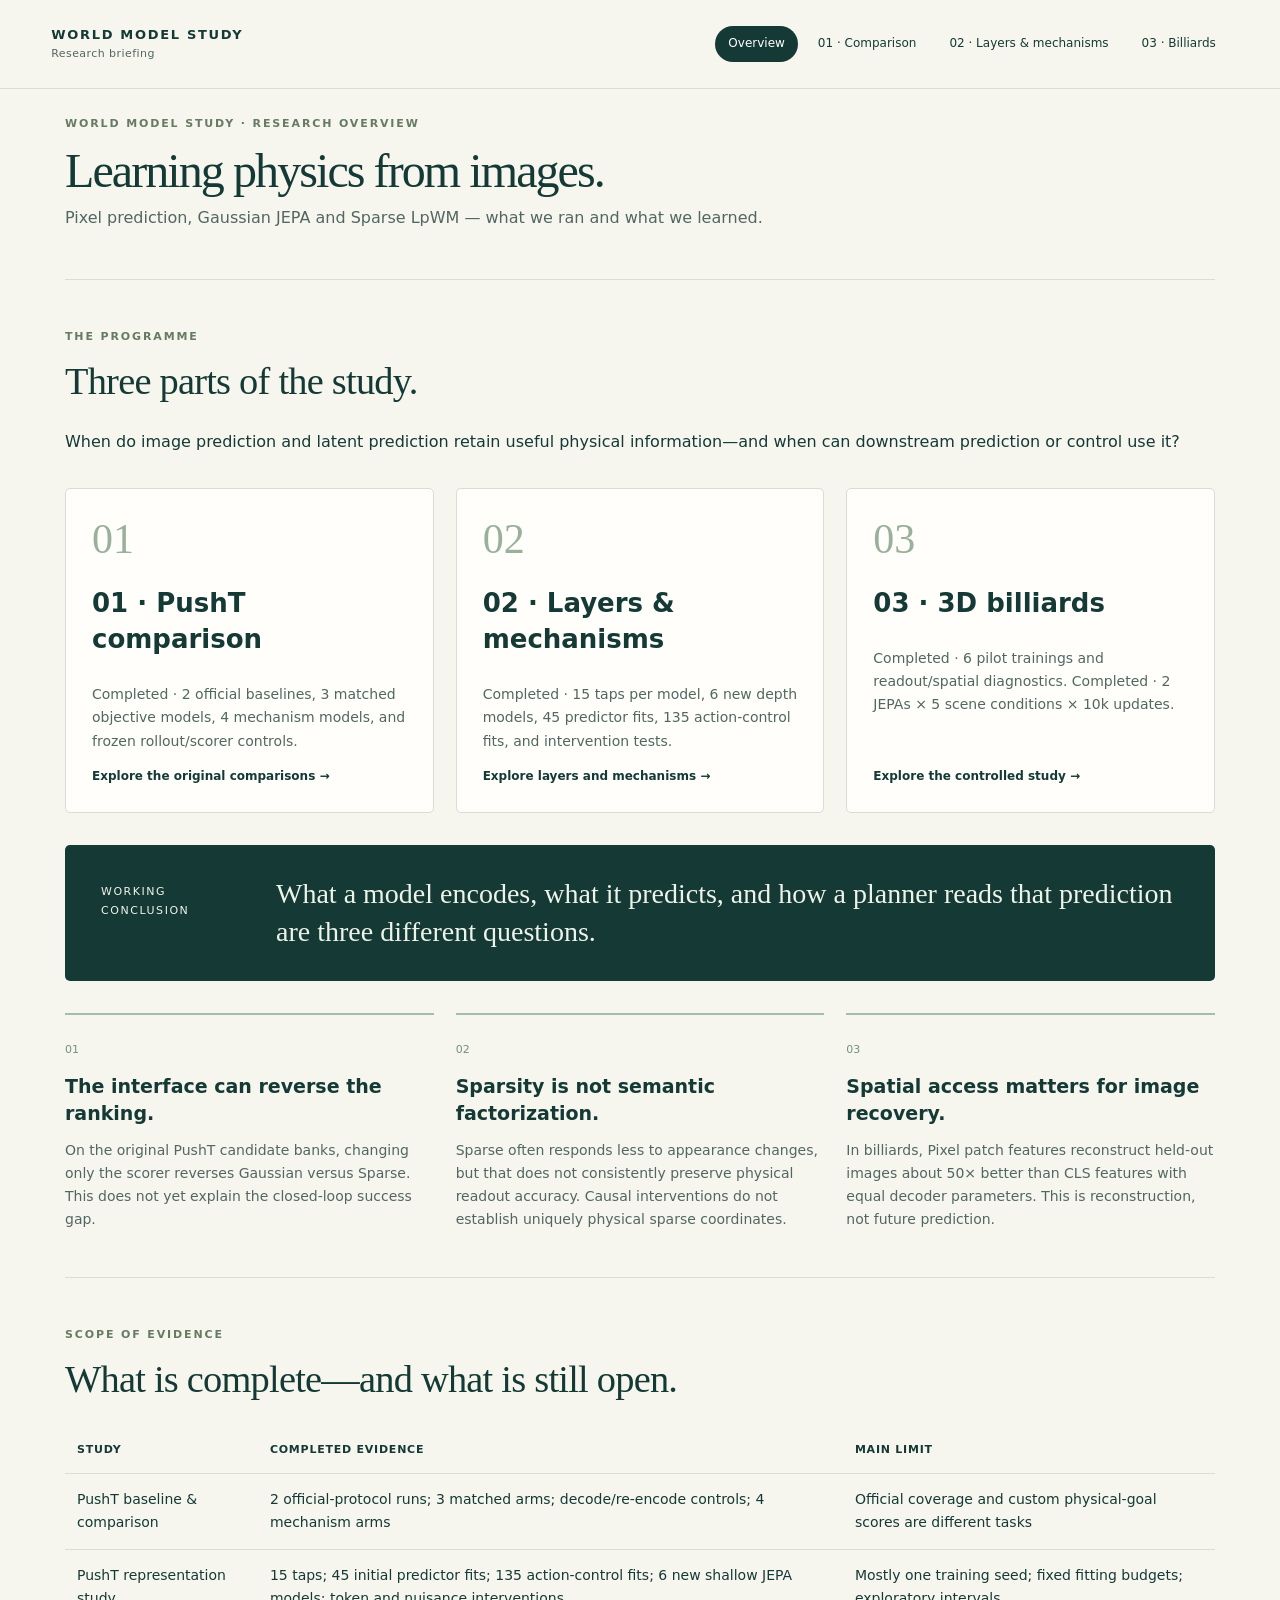
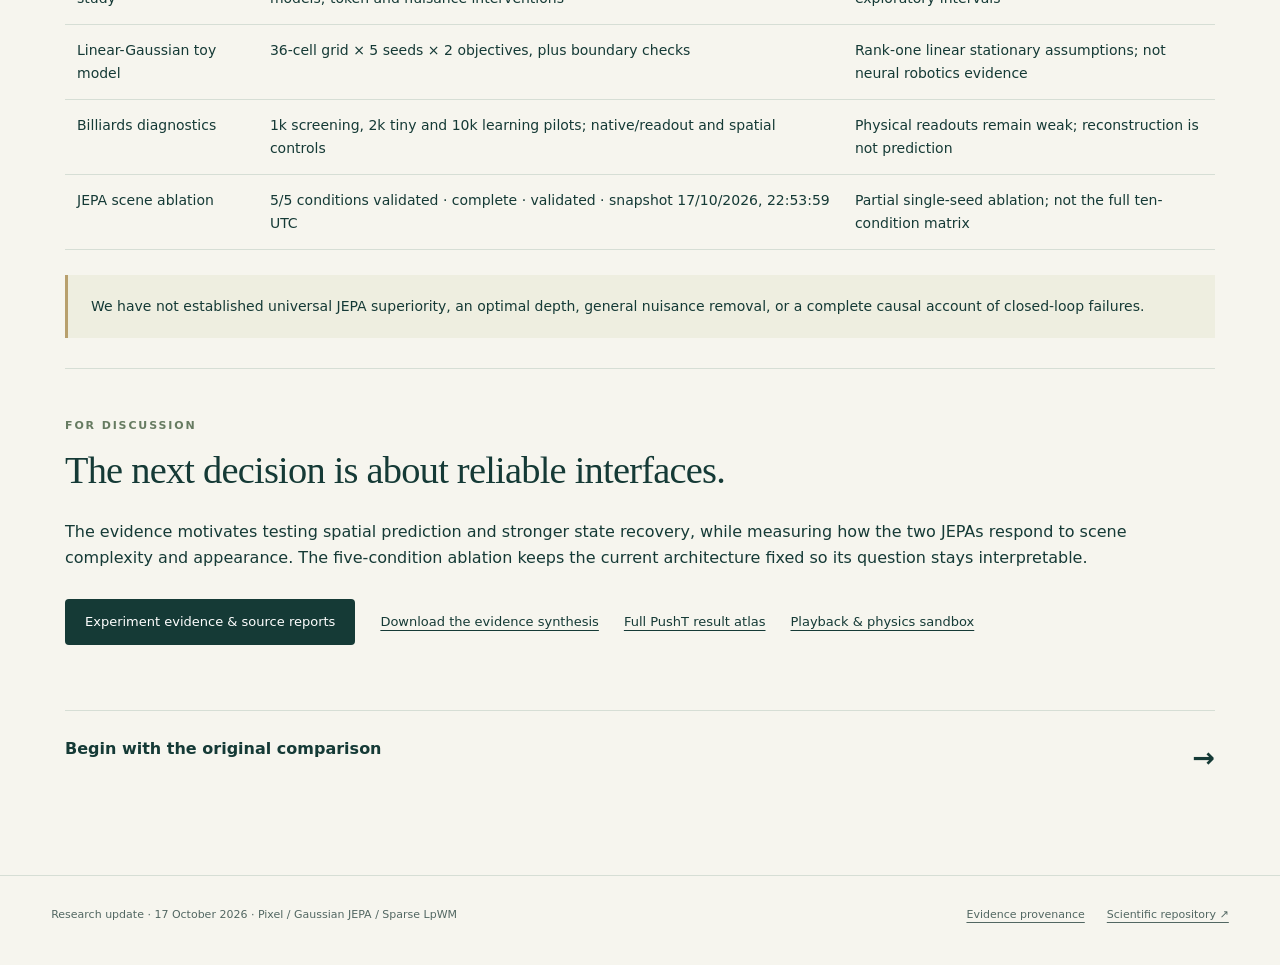
<file: demos/billiards/index.html>
<!doctype html><html lang="en"><head><meta charset="utf-8"><meta name="viewport" content="width=device-width,initial-scale=1"><title>What world models learn—and what we can use. · World Models</title><link rel="stylesheet" href="review.css"></head><body data-page="index"><a class="skip" href="#main">Skip to content</a><header><a class="wordmark" href="index.html">WORLD MODEL STUDY<span>Research briefing</span></a><nav aria-label="Research chapters"><a data-page="index" href="index.html">Overview</a><a data-page="comparison" href="comparison.html">01 · Comparison</a><a data-page="layers" href="layers.html">02 · Layers & mechanisms</a><a data-page="billiards" href="billiards.html">03 · Billiards</a></nav></header><main id="main"><div class="hero landing-hero"><p class="eyebrow">World model study · research overview</p><h1>Learning physics from images.</h1><p class="lead">Pixel prediction, Gaussian JEPA and Sparse LpWM — what we ran and what we learned.</p></div><section class="chapter-section"><p class="eyebrow">The programme</p><h2>Three parts of the study.</h2><p>When do image prediction and latent prediction retain useful physical information—and when can downstream prediction or control use it?</p><div class="chapter-grid"><a class="chapter-card" href="comparison.html"><b>01</b><h3>01 · PushT comparison</h3><p>Completed · 2 official baselines, 3 matched objective models, 4 mechanism models, and frozen rollout/scorer controls.</p><span>Explore the original comparisons →</span></a><a class="chapter-card" href="layers.html"><b>02</b><h3>02 · Layers & mechanisms</h3><p>Completed · 15 taps per model, 6 new depth models, 45 predictor fits, 135 action-control fits, and intervention tests.</p><span>Explore layers and mechanisms →</span></a><a class="chapter-card" href="billiards.html"><b>03</b><h3>03 · 3D billiards</h3><p>Completed · 6 pilot trainings and readout/spatial diagnostics. Completed · 2 JEPAs × 5 scene conditions × 10k updates.</p><span>Explore the controlled study →</span></a></div></section><div class="thesis"><span>Working conclusion</span><p>What a model encodes, what it predicts, and how a planner reads that prediction are three different questions.</p></div><div class="findings"><article class="finding"><span>01</span><h3>The interface can reverse the ranking.</h3><p>On the original PushT candidate banks, changing only the scorer reverses Gaussian versus Sparse. This does not yet explain the closed-loop success gap.</p></article><article class="finding"><span>02</span><h3>Sparsity is not semantic factorization.</h3><p>Sparse often responds less to appearance changes, but that does not consistently preserve physical readout accuracy. Causal interventions do not establish uniquely physical sparse coordinates.</p></article><article class="finding"><span>03</span><h3>Spatial access matters for image recovery.</h3><p>In billiards, Pixel patch features reconstruct held-out images about 50× better than CLS features with equal decoder parameters. This is reconstruction, not future prediction.</p></article></div><section class="chapter-section"><p class="eyebrow">Scope of evidence</p><h2>What is complete—and what is still open.</h2><div class="table-wrap"><table><thead><tr><th>Study</th><th>Completed evidence</th><th>Main limit</th></tr></thead><tbody><tr><td>PushT baseline & comparison</td><td>2 official-protocol runs; 3 matched arms; decode/re-encode controls; 4 mechanism arms</td><td>Official coverage and custom physical-goal scores are different tasks</td></tr><tr><td>PushT representation study</td><td>15 taps; 45 initial predictor fits; 135 action-control fits; 6 new shallow JEPA models; token and nuisance interventions</td><td>Mostly one training seed; fixed fitting budgets; exploratory intervals</td></tr><tr><td>Linear-Gaussian toy model</td><td>36-cell grid × 5 seeds × 2 objectives, plus boundary checks</td><td>Rank-one linear stationary assumptions; not neural robotics evidence</td></tr><tr><td>Billiards diagnostics</td><td>1k screening, 2k tiny and 10k learning pilots; native/readout and spatial controls</td><td>Physical readouts remain weak; reconstruction is not prediction</td></tr><tr><td>JEPA scene ablation</td><td id="cover-run">Five conditions × two objectives × 10k updates; all results validated</td><td>Partial single-seed ablation; not the full ten-condition matrix</td></tr></tbody></table></div><p class="boundary">We have not established universal JEPA superiority, an optimal depth, general nuisance removal, or a complete causal account of closed-loop failures.</p></section><section class="chapter-section"><p class="eyebrow">For discussion</p><h2>The next decision is about reliable interfaces.</h2><p>The evidence motivates testing spatial prediction and stronger state recovery, while measuring how the two JEPAs respond to scene complexity and appearance. The five-condition ablation keeps the current architecture fixed so its question stays interpretable.</p><div class="actions"><a class="button" href="evidence.html">Experiment evidence & source reports</a><a href="review-data/research-synthesis.md" download>Download the evidence synthesis</a><a href="pusht.html">Full PushT result atlas</a><a href="billiards.html#playback">Playback & physics sandbox</a></div></section><a class="next" href="comparison.html">Begin with the original comparison <span>→</span></a></main><footer><p>Research update · 17 October 2026 · Pixel / Gaussian JEPA / Sparse LpWM</p><a href="review-data/provenance.json">Evidence provenance</a><a href="https://github.com/henry550xz/jepa-worldmodel-comparison">Scientific repository ↗</a></footer><script type="module" src="review.mjs"></script></body></html>
</file>
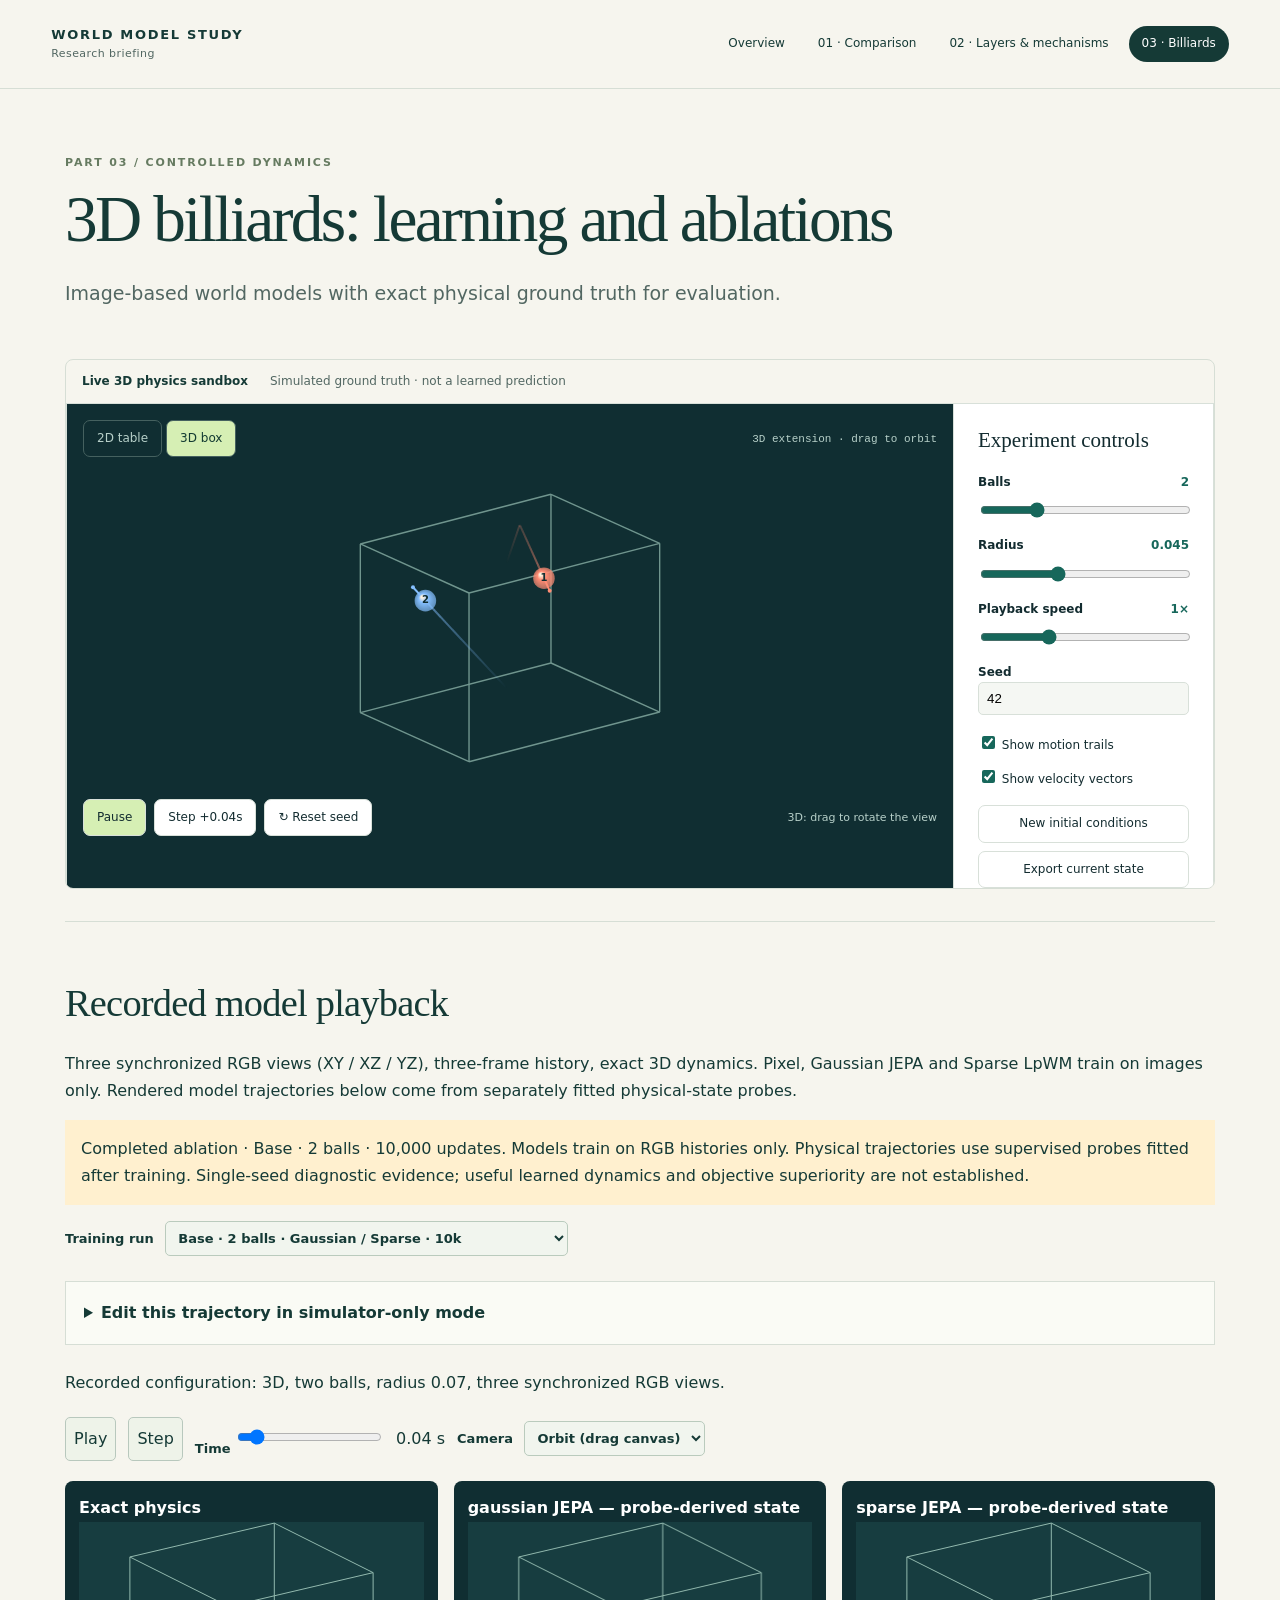
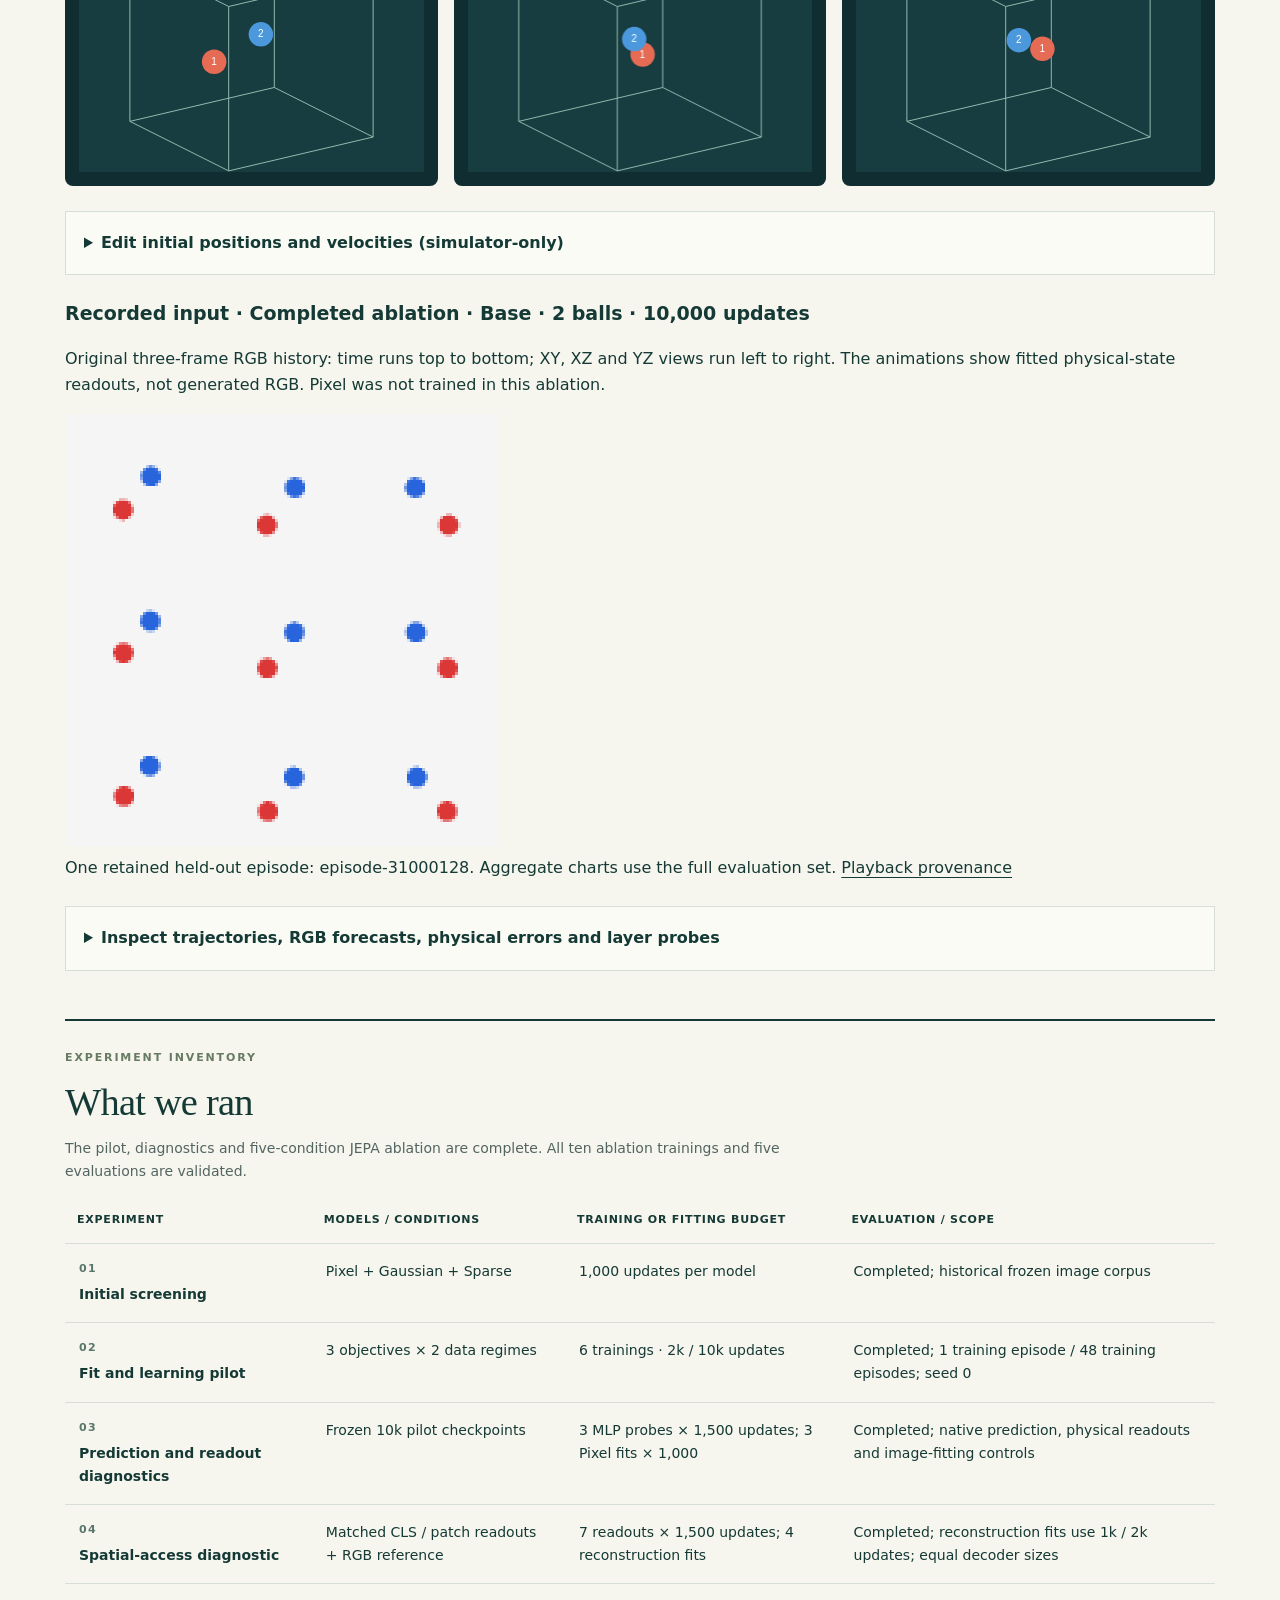
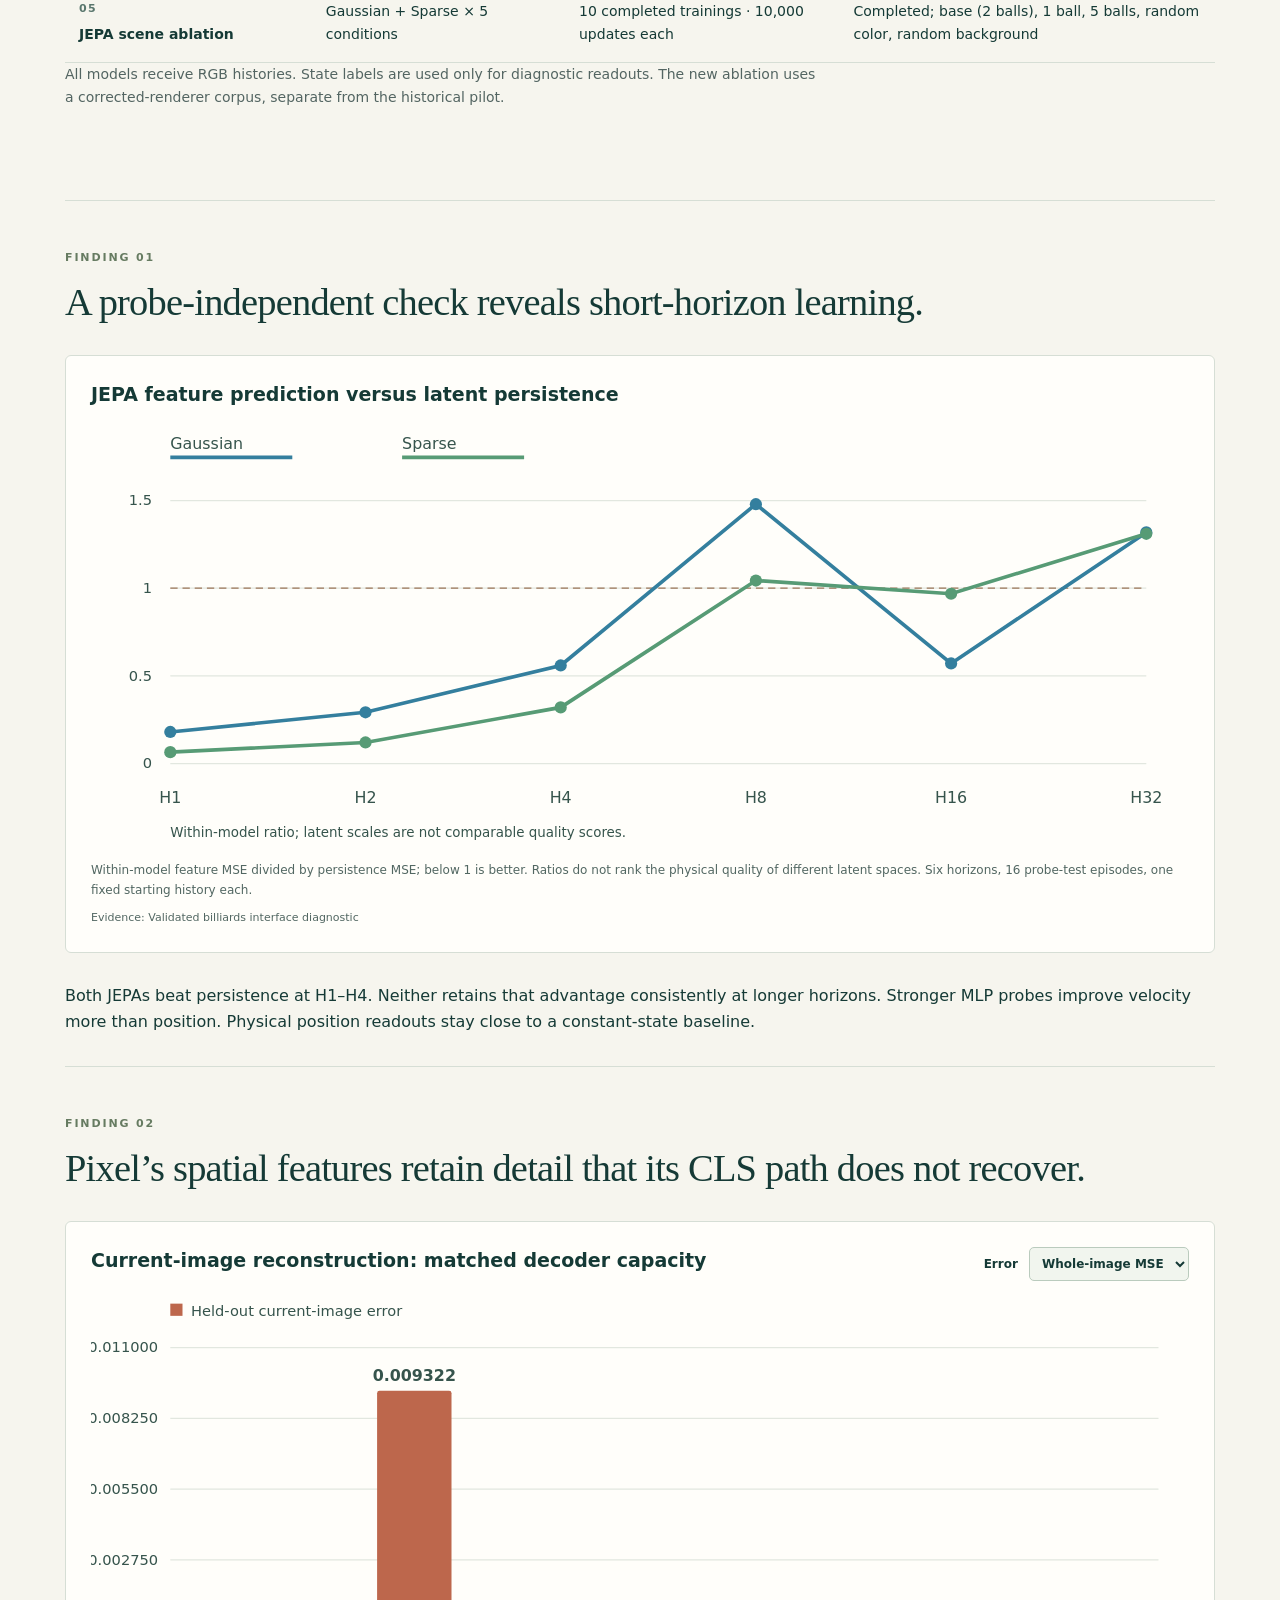
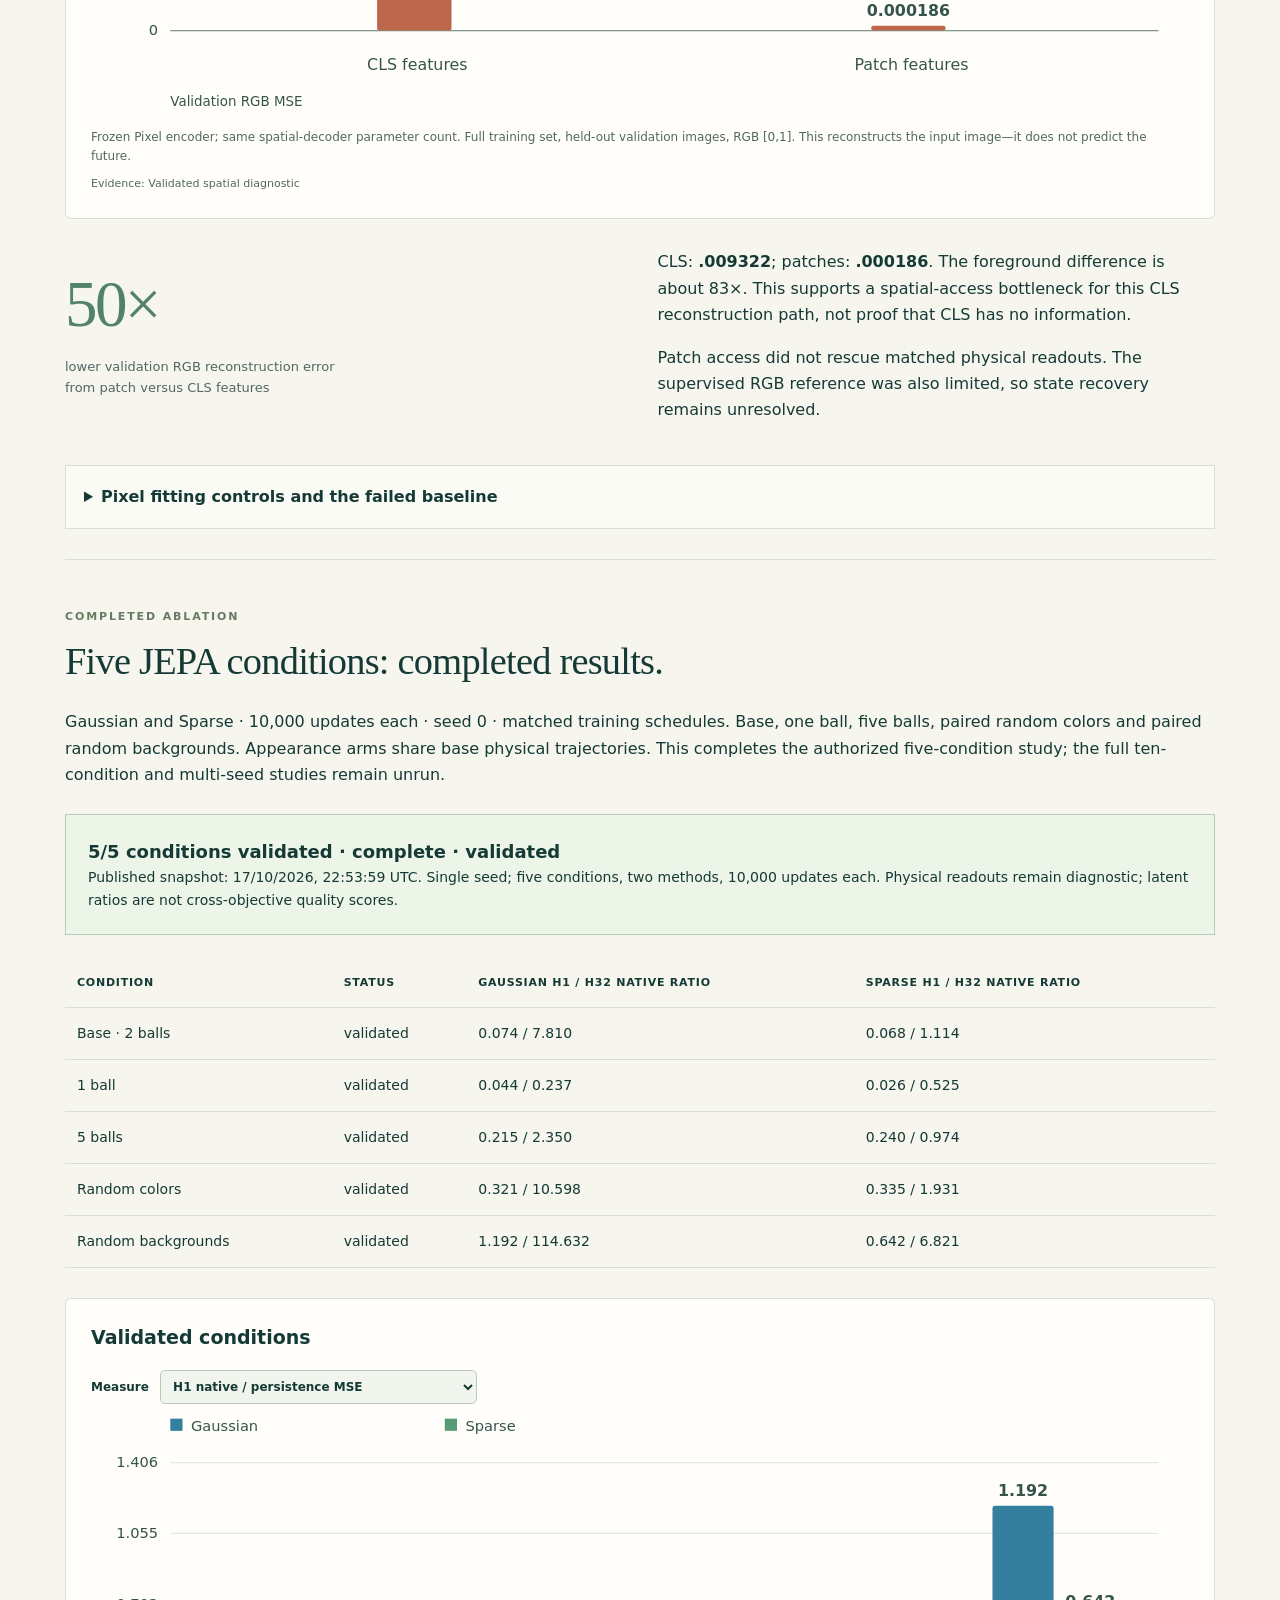
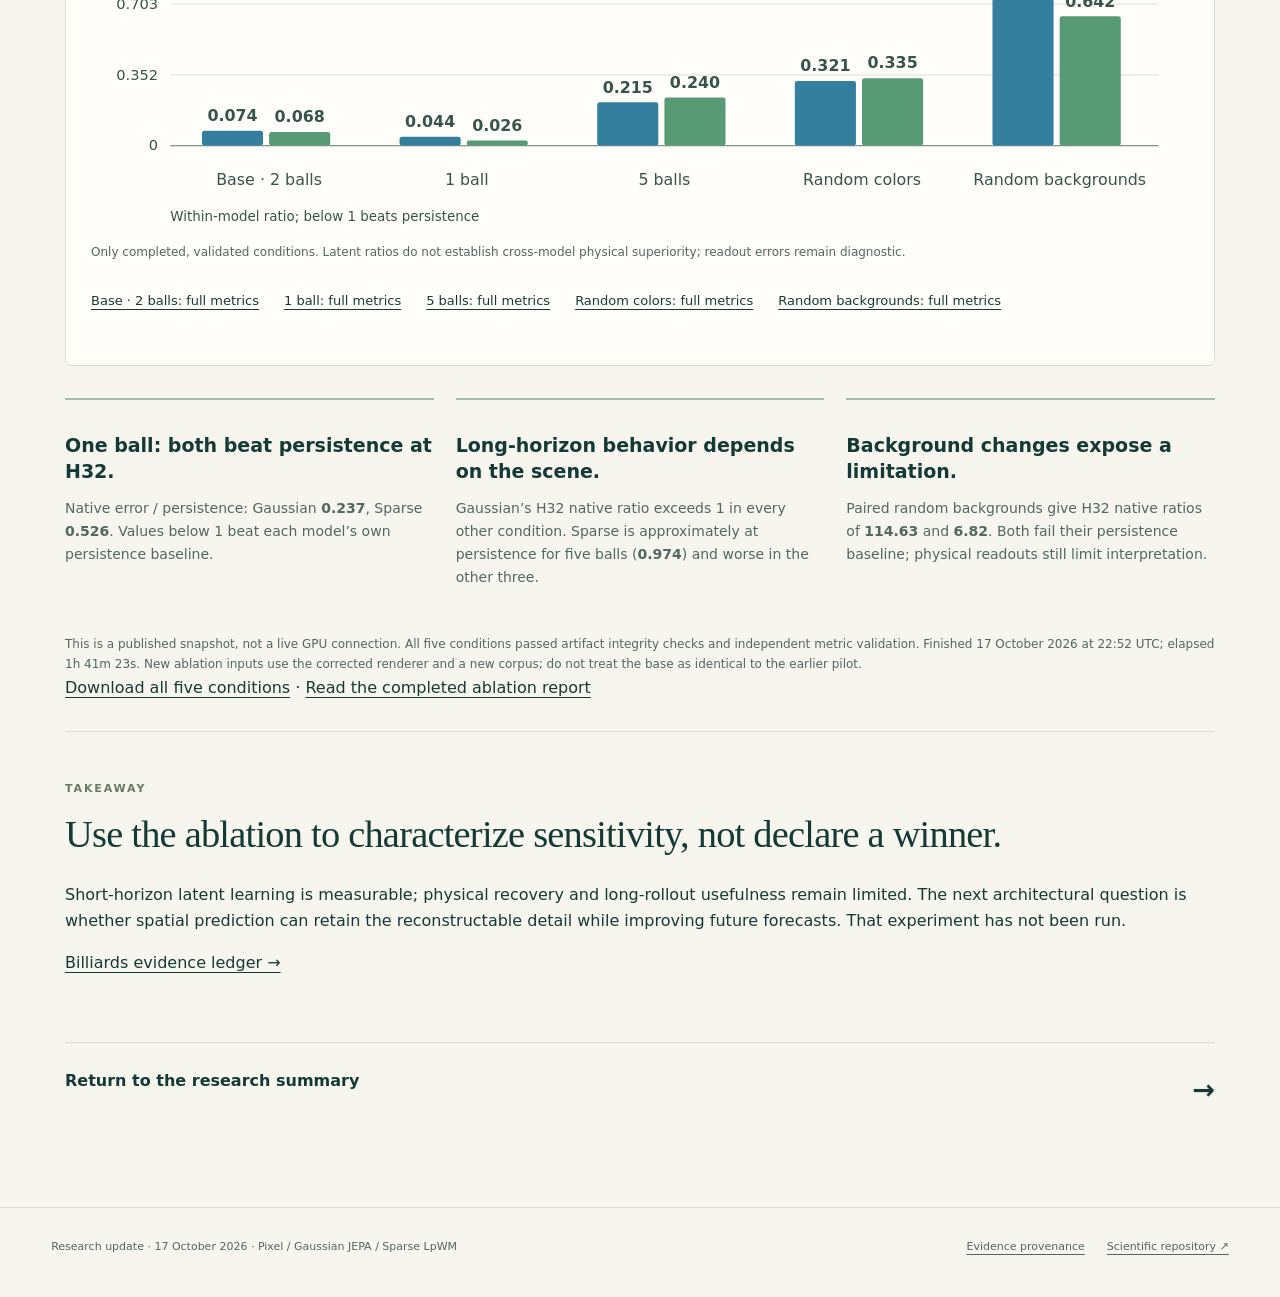
<file: demos/billiards/billiards.html>
<!doctype html><html lang="en"><head><meta charset="utf-8"><meta name="viewport" content="width=device-width,initial-scale=1"><title>3D billiards: learning and ablations · World Models</title><link rel="stylesheet" href="review.css?v=priority-playback-4"></head><body data-page="billiards"><a class="skip" href="#main">Skip to content</a><header><a class="wordmark" href="index.html">WORLD MODEL STUDY<span>Research briefing</span></a><nav aria-label="Research chapters"><a data-page="index" href="index.html">Overview</a><a data-page="comparison" href="comparison.html">01 · Comparison</a><a data-page="layers" href="layers.html">02 · Layers & mechanisms</a><a data-page="billiards" href="billiards.html">03 · Billiards</a></nav></header><main id="main"><div class="hero"><p class="eyebrow">Part 03 / controlled dynamics</p><h1>3D billiards: learning and ablations</h1><p class="lead">Image-based world models with exact physical ground truth for evaluation.</p></div><section class="live-demo" aria-label="Live physics sandbox"><div class="live-caption"><strong>Live 3D physics sandbox</strong><span>Simulated ground truth · not a learned prediction</span></div><iframe src="simulator.html?embed=1" title="Interactive 3D billiards physics sandbox" loading="eager"></iframe></section><section id="playback" class="research-dashboard"><h2>Recorded model playback</h2><p>Three synchronized RGB views (XY / XZ / YZ), three-frame history, exact 3D dynamics. Pixel, Gaussian JEPA and Sparse LpWM train on images only. Rendered model trajectories below come from separately fitted physical-state probes.</p><p id="status" class="warning">Loading recorded model comparisons…</p><label>Training run <select id="run"><optgroup label="Completed five-condition ablation"><option value="priority-base">Base · 2 balls · Gaussian / Sparse · 10k</option><option value="priority-n1">1 ball · Gaussian / Sparse · 10k</option><option value="priority-n5">5 balls · Gaussian / Sparse · 10k</option><option value="priority-random-color">Random colors · Gaussian / Sparse · 10k</option><option value="priority-random-background">Random backgrounds · Gaussian / Sparse · 10k</option></optgroup><optgroup label="Earlier three-objective runs"><option value="learning">Completed pilot · 10,000 updates · 48 episodes</option><option value="tiny">Fit check · 2,000 updates · 1 episode</option><option value="screening">Initial screening · 1,000 updates · 48 episodes</option></optgroup></select></label><details class="sandbox-options"><summary>Edit this trajectory in simulator-only mode</summary><div class="controls"><label>Mode <select id="mode"><option value="results">Recorded model comparison</option><option value="sandbox">Editable physics sandbox</option></select></label><label>Dimension <select id="dim"><option value="3">3D</option><option value="2">2D baseline</option></select></label><label>Balls <select id="balls"><option>1</option><option selected>2</option><option>3</option><option>5</option></select></label><label>Radius <input id="radius" type="number" value="0.07" min="0.02" max="0.12" step="0.01"></label><label>Appearance <select id="appearance"><option value="unique">Unique colors</option><option value="same">Same color</option><option value="background">Dark background</option></select></label><button id="reset">Reset</button></div></details><p id="scope">Saved results use the exact recorded configuration. Changing a setting switches to simulator-only mode.</p><div class="controls"><button id="play">Play</button><button id="step">Step</button><label>Time <input type="range" id="scrub" min="0" max="32" value="0"></label><output id="time">0.00 s</output><label>Camera <select id="camera"><option value="orbit">Orbit (drag canvas)</option><option value="xy">XY</option><option value="xz">XZ</option><option value="yz">YZ</option></select></label></div><section class="panels" id="panels"></section><p id="events"></p><details><summary>Edit initial positions and velocities (simulator-only)</summary><p>JSON q/v arrays in table units and units/s. Edits reset the trajectory. In XY view, drag a ball to edit x/y; its depth stays fixed.</p><textarea id="state"></textarea><button id="apply">Apply state</button></details><section id="pilot-summary" aria-label="Completed pilot image evaluation"></section><details id="technical-diagnostics"><summary>Inspect trajectories, RGB forecasts, physical errors and layer probes</summary><section id="diagnostics" aria-label="Representation and prediction analysis"><p>Loading diagnostic evidence…</p></section><h2>Physical forecast errors</h2><p>Evaluation on the same held-out states. Solid lines show predicted rollouts; dashed lines show probes applied to features of actual future images. Their comparison helps locate limitations in prediction and state recovery.</p><label>Metric <select id="metric"><option value="position_rmse">Position RMSE</option><option value="velocity_rmse">Velocity RMSE</option></select></label><label>Methods <select id="methods"><option value="all">All three objectives</option><option value="jepa">Gaussian and Sparse</option></select></label><canvas id="curve" class="plot"></canvas><h2>Privileged reference diagnostics</h2><p>These references use physical-state supervision. They are not image-only world models. Invalid estimated states are rejected, not clamped; valid-subset errors are selection-biased.</p><div id="references"></div><h2>Layer-wise frozen history probes</h2><label>Layer <select id="probe-layer"></select></label><div id="probe"></div></details><p id="error" role="alert"></p></section><section id="experiment-inventory" class="run-inventory" aria-label="Experiment inventory"><p class="eyebrow">Experiment inventory</p><h2>What we ran</h2><p class="inventory-note">The pilot, diagnostics and five-condition JEPA ablation are complete. All ten ablation trainings and five evaluations are validated.</p><div class="table-wrap"><table><thead><tr><th>Experiment</th><th>Models / conditions</th><th>Training or fitting budget</th><th>Evaluation / scope</th></tr></thead><tbody><tr><th scope="row"><span class="run-number">01</span>Initial screening</th><td>Pixel + Gaussian + Sparse</td><td>1,000 updates per model</td><td>Completed; historical frozen image corpus</td></tr><tr><th scope="row"><span class="run-number">02</span>Fit and learning pilot</th><td>3 objectives × 2 data regimes</td><td>6 trainings · 2k / 10k updates</td><td>Completed; 1 training episode / 48 training episodes; seed 0</td></tr><tr><th scope="row"><span class="run-number">03</span>Prediction and readout diagnostics</th><td>Frozen 10k pilot checkpoints</td><td>3 MLP probes × 1,500 updates; 3 Pixel fits × 1,000</td><td>Completed; native prediction, physical readouts and image-fitting controls</td></tr><tr><th scope="row"><span class="run-number">04</span>Spatial-access diagnostic</th><td>Matched CLS / patch readouts + RGB reference</td><td>7 readouts × 1,500 updates; 4 reconstruction fits</td><td>Completed; reconstruction fits use 1k / 2k updates; equal decoder sizes</td></tr><tr><th scope="row"><span class="run-number">05</span>JEPA scene ablation</th><td>Gaussian + Sparse × 5 conditions</td><td>10 completed trainings · 10,000 updates each</td><td>Completed; base (2 balls), 1 ball, 5 balls, random color, random background</td></tr></tbody></table></div><p class="inventory-note">All models receive RGB histories. State labels are used only for diagnostic readouts. The new ablation uses a corrected-renderer corpus, separate from the historical pilot.</p></section><section class="chapter-section"><p class="eyebrow">Finding 01</p><h2>A probe-independent check reveals short-horizon learning.</h2><article class="chart-card"><div class="chart-heading"><h3>JEPA feature prediction versus latent persistence</h3></div><div id="native" class="chart" aria-live="polite"></div><p class="caption">Within-model feature MSE divided by persistence MSE; below 1 is better. Ratios do not rank the physical quality of different latent spaces. Six horizons, 16 probe-test episodes, one fixed starting history each.</p><p class="source">Evidence: Validated billiards interface diagnostic</p></article><p>Both JEPAs beat persistence at H1–H4. Neither retains that advantage consistently at longer horizons. Stronger MLP probes improve velocity more than position. Physical position readouts stay close to a constant-state baseline.</p></section><section class="chapter-section"><p class="eyebrow">Finding 02</p><h2>Pixel’s spatial features retain detail that its CLS path does not recover.</h2><article class="chart-card"><div class="chart-heading"><h3>Current-image reconstruction: matched decoder capacity</h3><label>Error <select id="recon-metric"><option value="mse">Whole-image MSE</option><option value="foreground_mse">Foreground MSE</option></select></label></div><div id="reconstruction" class="chart" aria-live="polite"></div><p class="caption">Frozen Pixel encoder; same spatial-decoder parameter count. Full training set, held-out validation images, RGB [0,1]. This reconstructs the input image—it does not predict the future.</p><p class="source">Evidence: Validated spatial diagnostic</p></article><div class="split"><div class="stat"><strong>50×</strong><span>lower validation RGB reconstruction error from patch versus CLS features</span></div><div><p>CLS: <strong>.009322</strong>; patches: <strong>.000186</strong>. The foreground difference is about 83×. This supports a spatial-access bottleneck for this CLS reconstruction path, not proof that CLS has no information.</p><p>Patch access did not rescue matched physical readouts. The supervised RGB reference was also limited, so state recovery remains unresolved.</p></div></div><details><summary>Pixel fitting controls and the failed baseline</summary><p>At 10k updates, future-image MSE .009202 is about10.7× persistence (.000864). On16 fixed training windows, further end-to-end fitting reaches .003368, decoder-only .007142, and free-code+decoder .003408; persistence is .000652. Those fitting controls are memorization diagnostics, not held-out improvements.</p></details></section><section class="chapter-section"><p class="eyebrow">Completed ablation</p><h2>Five JEPA conditions: completed results.</h2><p>Gaussian and Sparse · 10,000 updates each · seed 0 · matched training schedules. Base, one ball, five balls, paired random colors and paired random backgrounds. Appearance arms share base physical trajectories. This completes the authorized five-condition study; the full ten-condition and multi-seed studies remain unrun.</p><div class="run-status" id="run-status">Loading saved run status…</div><div id="ablation-results"></div><div class="findings"><article class="finding"><h3>One ball: both beat persistence at H32.</h3><p>Native error / persistence: Gaussian <strong>0.237</strong>, Sparse <strong>0.526</strong>. Values below 1 beat each model’s own persistence baseline.</p></article><article class="finding"><h3>Long-horizon behavior depends on the scene.</h3><p>Gaussian’s H32 native ratio exceeds 1 in every other condition. Sparse is approximately at persistence for five balls (<strong>0.974</strong>) and worse in the other three.</p></article><article class="finding"><h3>Background changes expose a limitation.</h3><p>Paired random backgrounds give H32 native ratios of <strong>114.63</strong> and <strong>6.82</strong>. Both fail their persistence baseline; physical readouts still limit interpretation.</p></article></div><p class="caption">This is a published snapshot, not a live GPU connection. All five conditions passed artifact integrity checks and independent metric validation. Finished 17 October 2026 at 22:52 UTC; elapsed 1h 41m 23s. New ablation inputs use the corrected renderer and a new corpus; do not treat the base as identical to the earlier pilot.</p><a href="results/jepa-priority.json">Download all five conditions</a> · <a href="review-data/jepa-priority-results.md">Read the completed ablation report</a></section><section class="chapter-section"><p class="eyebrow">Takeaway</p><h2>Use the ablation to characterize sensitivity, not declare a winner.</h2><p>Short-horizon latent learning is measurable; physical recovery and long-rollout usefulness remain limited. The next architectural question is whether spatial prediction can retain the reconstructable detail while improving future forecasts. That experiment has not been run.</p><a href="evidence.html#billiards">Billiards evidence ledger →</a></section><a class="next" href="index.html">Return to the research summary <span>→</span></a></main><footer><p>Research update · 17 October 2026 · Pixel / Gaussian JEPA / Sparse LpWM</p><a href="review-data/provenance.json">Evidence provenance</a><a href="https://github.com/henry550xz/jepa-worldmodel-comparison">Scientific repository ↗</a></footer><script type="module" src="review.mjs"></script><script type="module" src="research.mjs?v=priority-playback-4"></script></body></html>
</file>
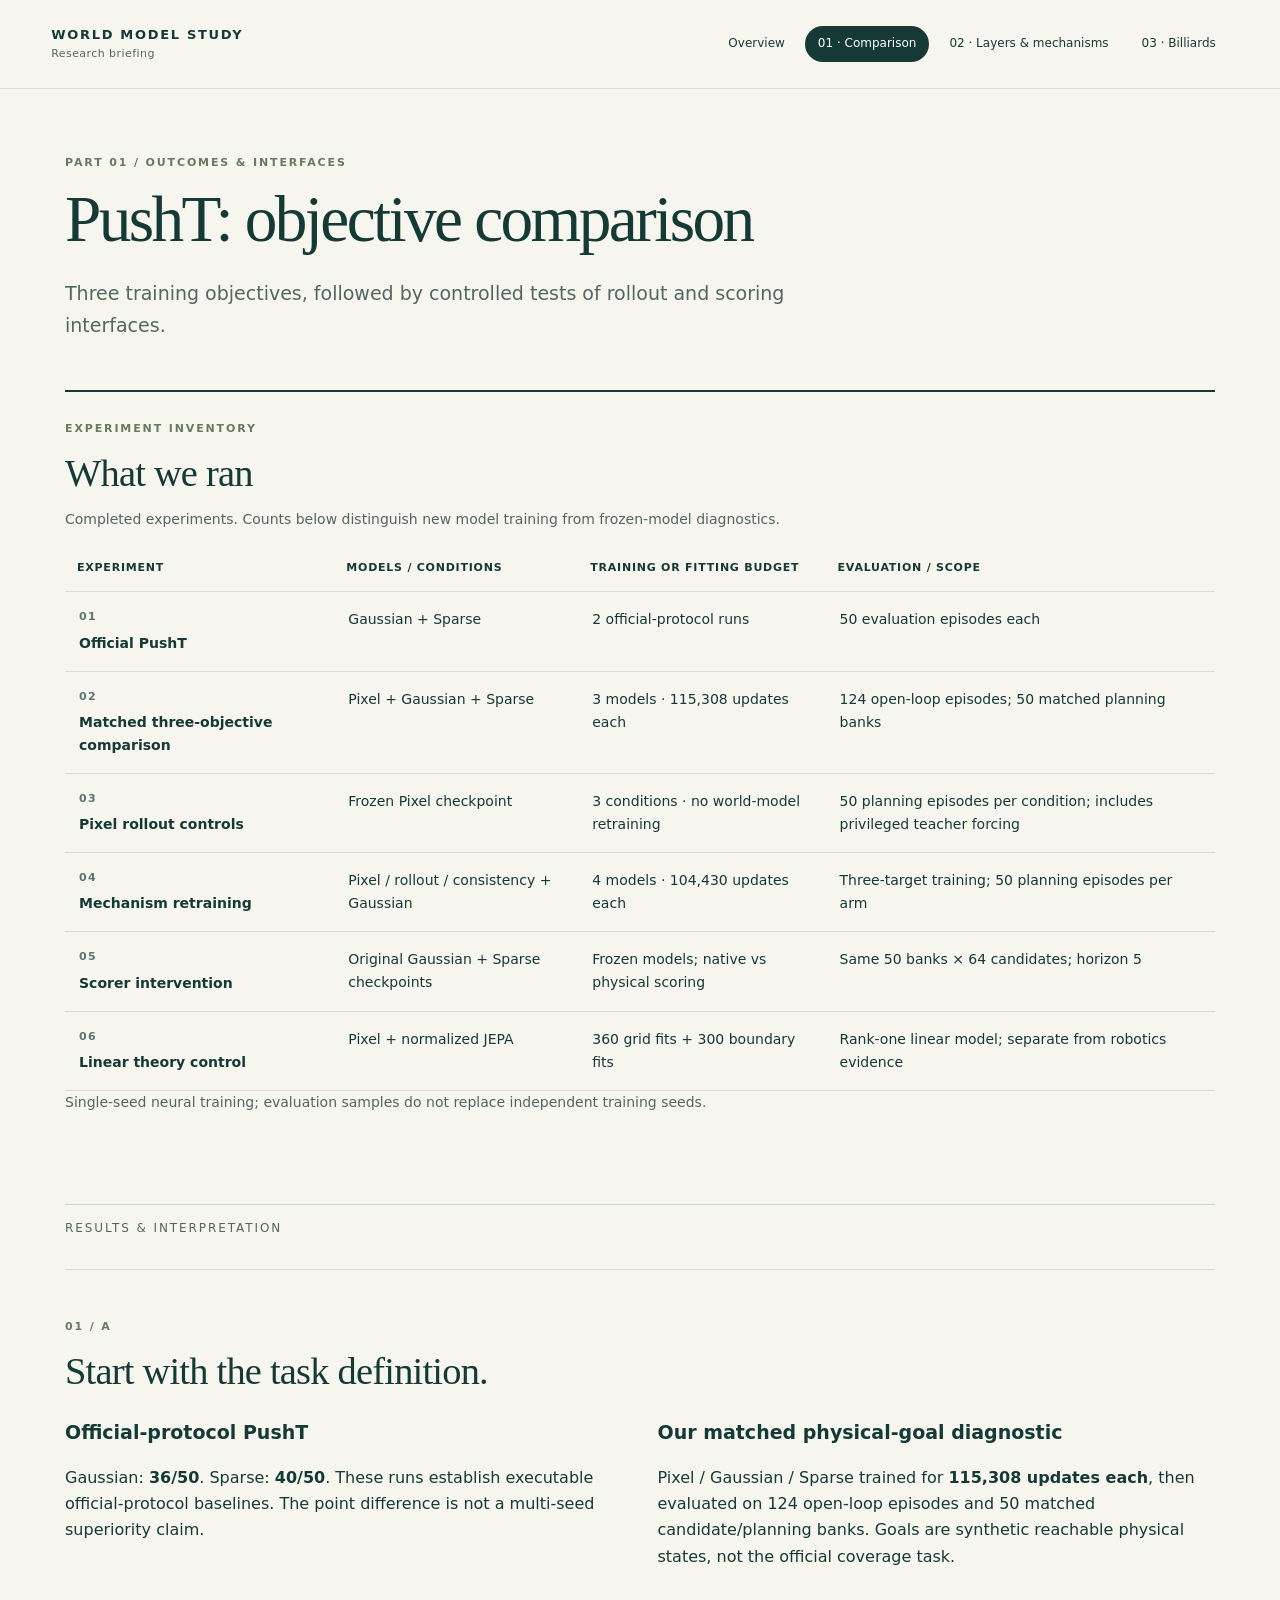
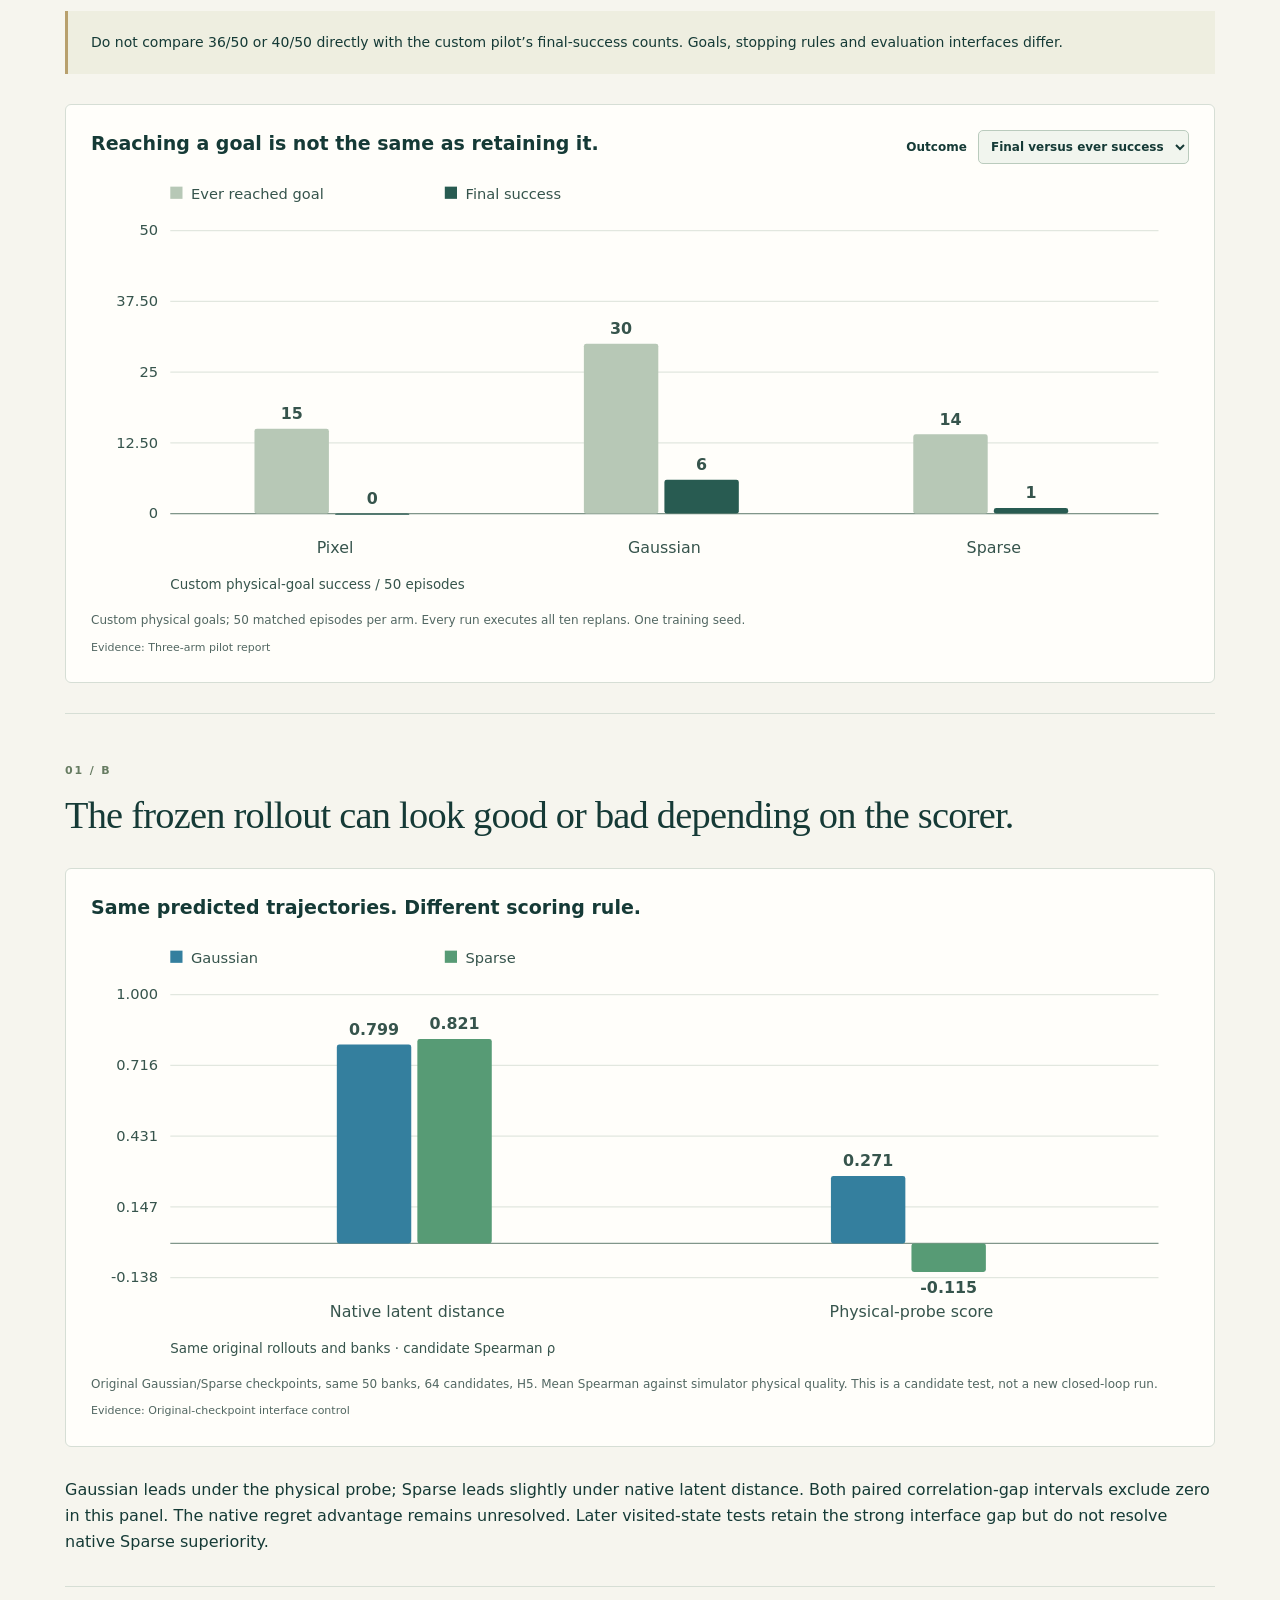
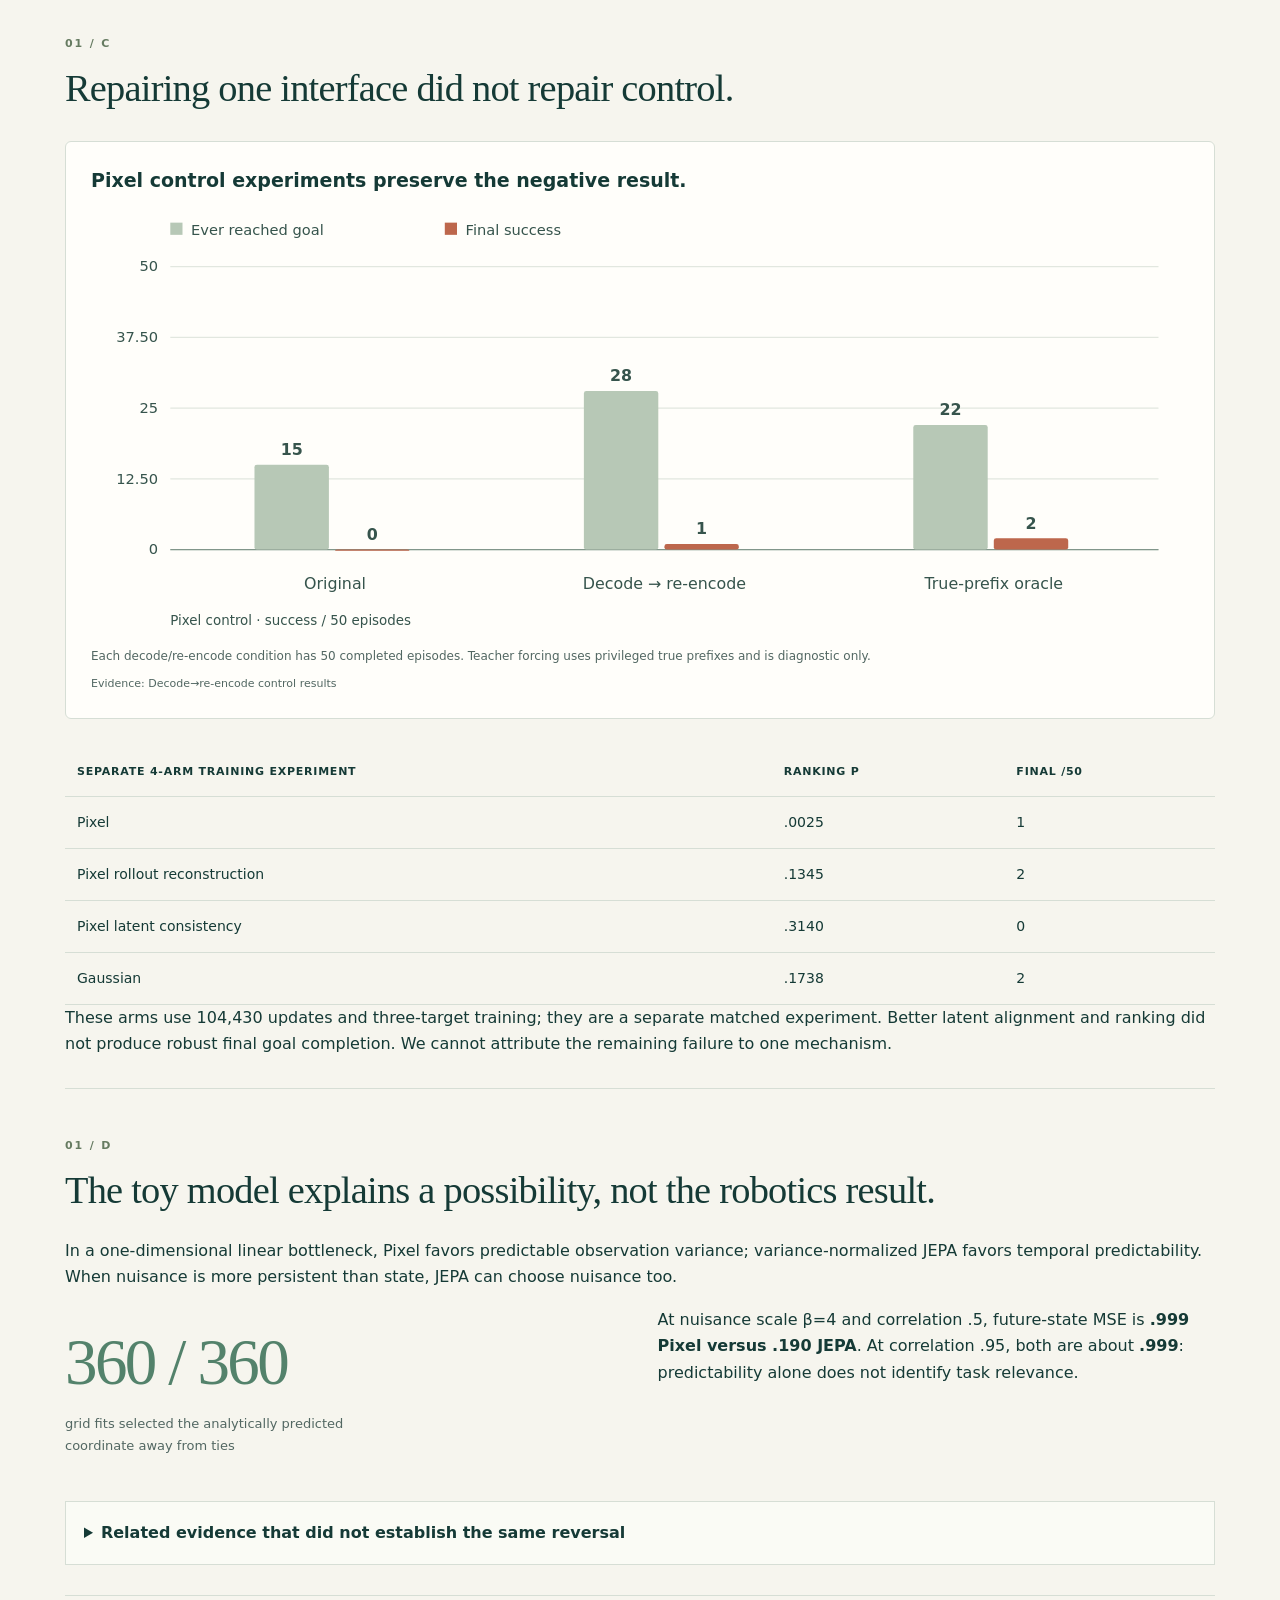
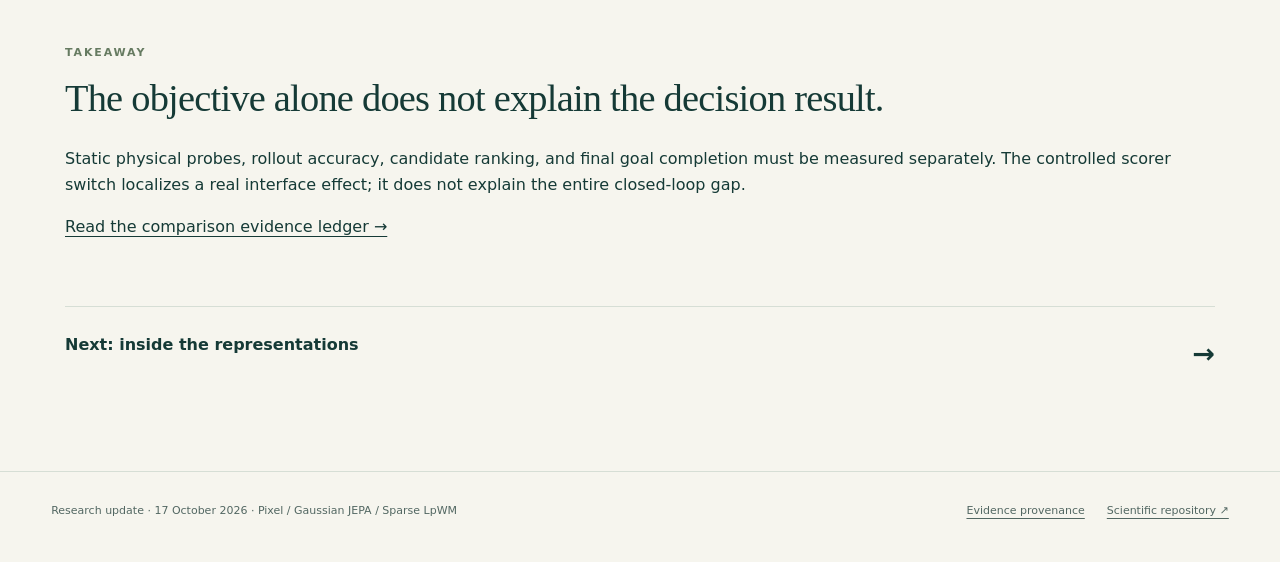
<file: demos/billiards/comparison.html>
<!doctype html><html lang="en"><head><meta charset="utf-8"><meta name="viewport" content="width=device-width,initial-scale=1"><title>PushT: objective comparison · World Models</title><link rel="stylesheet" href="review.css"></head><body data-page="comparison"><a class="skip" href="#main">Skip to content</a><header><a class="wordmark" href="index.html">WORLD MODEL STUDY<span>Research briefing</span></a><nav aria-label="Research chapters"><a data-page="index" href="index.html">Overview</a><a data-page="comparison" href="comparison.html">01 · Comparison</a><a data-page="layers" href="layers.html">02 · Layers & mechanisms</a><a data-page="billiards" href="billiards.html">03 · Billiards</a></nav></header><main id="main"><div class="hero"><p class="eyebrow">Part 01 / outcomes & interfaces</p><h1>PushT: objective comparison</h1><p class="lead">Three training objectives, followed by controlled tests of rollout and scoring interfaces.</p></div><section class="run-inventory" aria-label="Experiment inventory"><p class="eyebrow">Experiment inventory</p><h2>What we ran</h2><p class="inventory-note">Completed experiments. Counts below distinguish new model training from frozen-model diagnostics.</p><div class="table-wrap"><table><thead><tr><th>Experiment</th><th>Models / conditions</th><th>Training or fitting budget</th><th>Evaluation / scope</th></tr></thead><tbody><tr><th scope="row"><span class="run-number">01</span>Official PushT</th><td>Gaussian + Sparse</td><td>2 official-protocol runs</td><td>50 evaluation episodes each</td></tr><tr><th scope="row"><span class="run-number">02</span>Matched three-objective comparison</th><td>Pixel + Gaussian + Sparse</td><td>3 models · 115,308 updates each</td><td>124 open-loop episodes; 50 matched planning banks</td></tr><tr><th scope="row"><span class="run-number">03</span>Pixel rollout controls</th><td>Frozen Pixel checkpoint</td><td>3 conditions · no world-model retraining</td><td>50 planning episodes per condition; includes privileged teacher forcing</td></tr><tr><th scope="row"><span class="run-number">04</span>Mechanism retraining</th><td>Pixel / rollout / consistency + Gaussian</td><td>4 models · 104,430 updates each</td><td>Three-target training; 50 planning episodes per arm</td></tr><tr><th scope="row"><span class="run-number">05</span>Scorer intervention</th><td>Original Gaussian + Sparse checkpoints</td><td>Frozen models; native vs physical scoring</td><td>Same 50 banks × 64 candidates; horizon 5</td></tr><tr><th scope="row"><span class="run-number">06</span>Linear theory control</th><td>Pixel + normalized JEPA</td><td>360 grid fits + 300 boundary fits</td><td>Rank-one linear model; separate from robotics evidence</td></tr></tbody></table></div><p class="inventory-note">Single-seed neural training; evaluation samples do not replace independent training seeds.</p></section><div class="results-divider"><span>Results & interpretation</span></div><section class="chapter-section"><p class="eyebrow">01 / A</p><h2>Start with the task definition.</h2><div class="split"><div><h3>Official-protocol PushT</h3><p>Gaussian: <strong>36/50</strong>. Sparse: <strong>40/50</strong>. These runs establish executable official-protocol baselines. The point difference is not a multi-seed superiority claim.</p></div><div><h3>Our matched physical-goal diagnostic</h3><p>Pixel / Gaussian / Sparse trained for <strong>115,308 updates each</strong>, then evaluated on 124 open-loop episodes and 50 matched candidate/planning banks. Goals are synthetic reachable physical states, not the official coverage task.</p></div></div><p class="boundary">Do not compare 36/50 or 40/50 directly with the custom pilot’s final-success counts. Goals, stopping rules and evaluation interfaces differ.</p></section><article class="chart-card"><div class="chart-heading"><h3>Reaching a goal is not the same as retaining it.</h3><label>Outcome <select id="pilot-metric"><option value="success">Final versus ever success</option><option value="ranking">Candidate ranking</option></select></label></div><div id="pilot" class="chart" aria-live="polite"></div><p class="caption">Custom physical goals; 50 matched episodes per arm. Every run executes all ten replans. One training seed.</p><p class="source">Evidence: Three-arm pilot report</p></article><section class="chapter-section"><p class="eyebrow">01 / B</p><h2>The frozen rollout can look good or bad depending on the scorer.</h2><article class="chart-card"><div class="chart-heading"><h3>Same predicted trajectories. Different scoring rule.</h3></div><div id="interface" class="chart" aria-live="polite"></div><p class="caption">Original Gaussian/Sparse checkpoints, same 50 banks, 64 candidates, H5. Mean Spearman against simulator physical quality. This is a candidate test, not a new closed-loop run.</p><p class="source">Evidence: Original-checkpoint interface control</p></article><p>Gaussian leads under the physical probe; Sparse leads slightly under native latent distance. Both paired correlation-gap intervals exclude zero in this panel. The native regret advantage remains unresolved. Later visited-state tests retain the strong interface gap but do not resolve native Sparse superiority.</p></section><section class="chapter-section"><p class="eyebrow">01 / C</p><h2>Repairing one interface did not repair control.</h2><article class="chart-card"><div class="chart-heading"><h3>Pixel control experiments preserve the negative result.</h3></div><div id="repairs" class="chart" aria-live="polite"></div><p class="caption">Each decode/re-encode condition has 50 completed episodes. Teacher forcing uses privileged true prefixes and is diagnostic only.</p><p class="source">Evidence: Decode→re-encode control results</p></article><div class="table-wrap"><table><thead><tr><th>Separate 4-arm training experiment</th><th>Ranking ρ</th><th>Final /50</th></tr></thead><tbody><tr><td>Pixel</td><td>.0025</td><td>1</td></tr><tr><td>Pixel rollout reconstruction</td><td>.1345</td><td>2</td></tr><tr><td>Pixel latent consistency</td><td>.3140</td><td>0</td></tr><tr><td>Gaussian</td><td>.1738</td><td>2</td></tr></tbody></table></div><p>These arms use 104,430 updates and three-target training; they are a separate matched experiment. Better latent alignment and ranking did not produce robust final goal completion. We cannot attribute the remaining failure to one mechanism.</p></section><section class="chapter-section"><p class="eyebrow">01 / D</p><h2>The toy model explains a possibility, not the robotics result.</h2><p>In a one-dimensional linear bottleneck, Pixel favors predictable observation variance; variance-normalized JEPA favors temporal predictability. When nuisance is more persistent than state, JEPA can choose nuisance too.</p><div class="split"><div class="stat"><strong>360 / 360</strong><span>grid fits selected the analytically predicted coordinate away from ties</span></div><div><p>At nuisance scale β=4 and correlation .5, future-state MSE is <strong>.999 Pixel versus .190 JEPA</strong>. At correlation .95, both are about <strong>.999</strong>: predictability alone does not identify task relevance.</p></div></div><details><summary>Related evidence that did not establish the same reversal</summary><p>A separate replacement-predictor study (WMDF) found 0/9 primary H5 reversal cells. Its predictors, panels and metrics differ from the original-checkpoint control above. We retain this negative result and do not pool the protocols.</p></details></section><section class="chapter-section"><p class="eyebrow">Takeaway</p><h2>The objective alone does not explain the decision result.</h2><p>Static physical probes, rollout accuracy, candidate ranking, and final goal completion must be measured separately. The controlled scorer switch localizes a real interface effect; it does not explain the entire closed-loop gap.</p><a href="evidence.html#comparison">Read the comparison evidence ledger →</a></section><a class="next" href="layers.html">Next: inside the representations <span>→</span></a></main><footer><p>Research update · 17 October 2026 · Pixel / Gaussian JEPA / Sparse LpWM</p><a href="review-data/provenance.json">Evidence provenance</a><a href="https://github.com/henry550xz/jepa-worldmodel-comparison">Scientific repository ↗</a></footer><script type="module" src="review.mjs"></script></body></html>
</file>
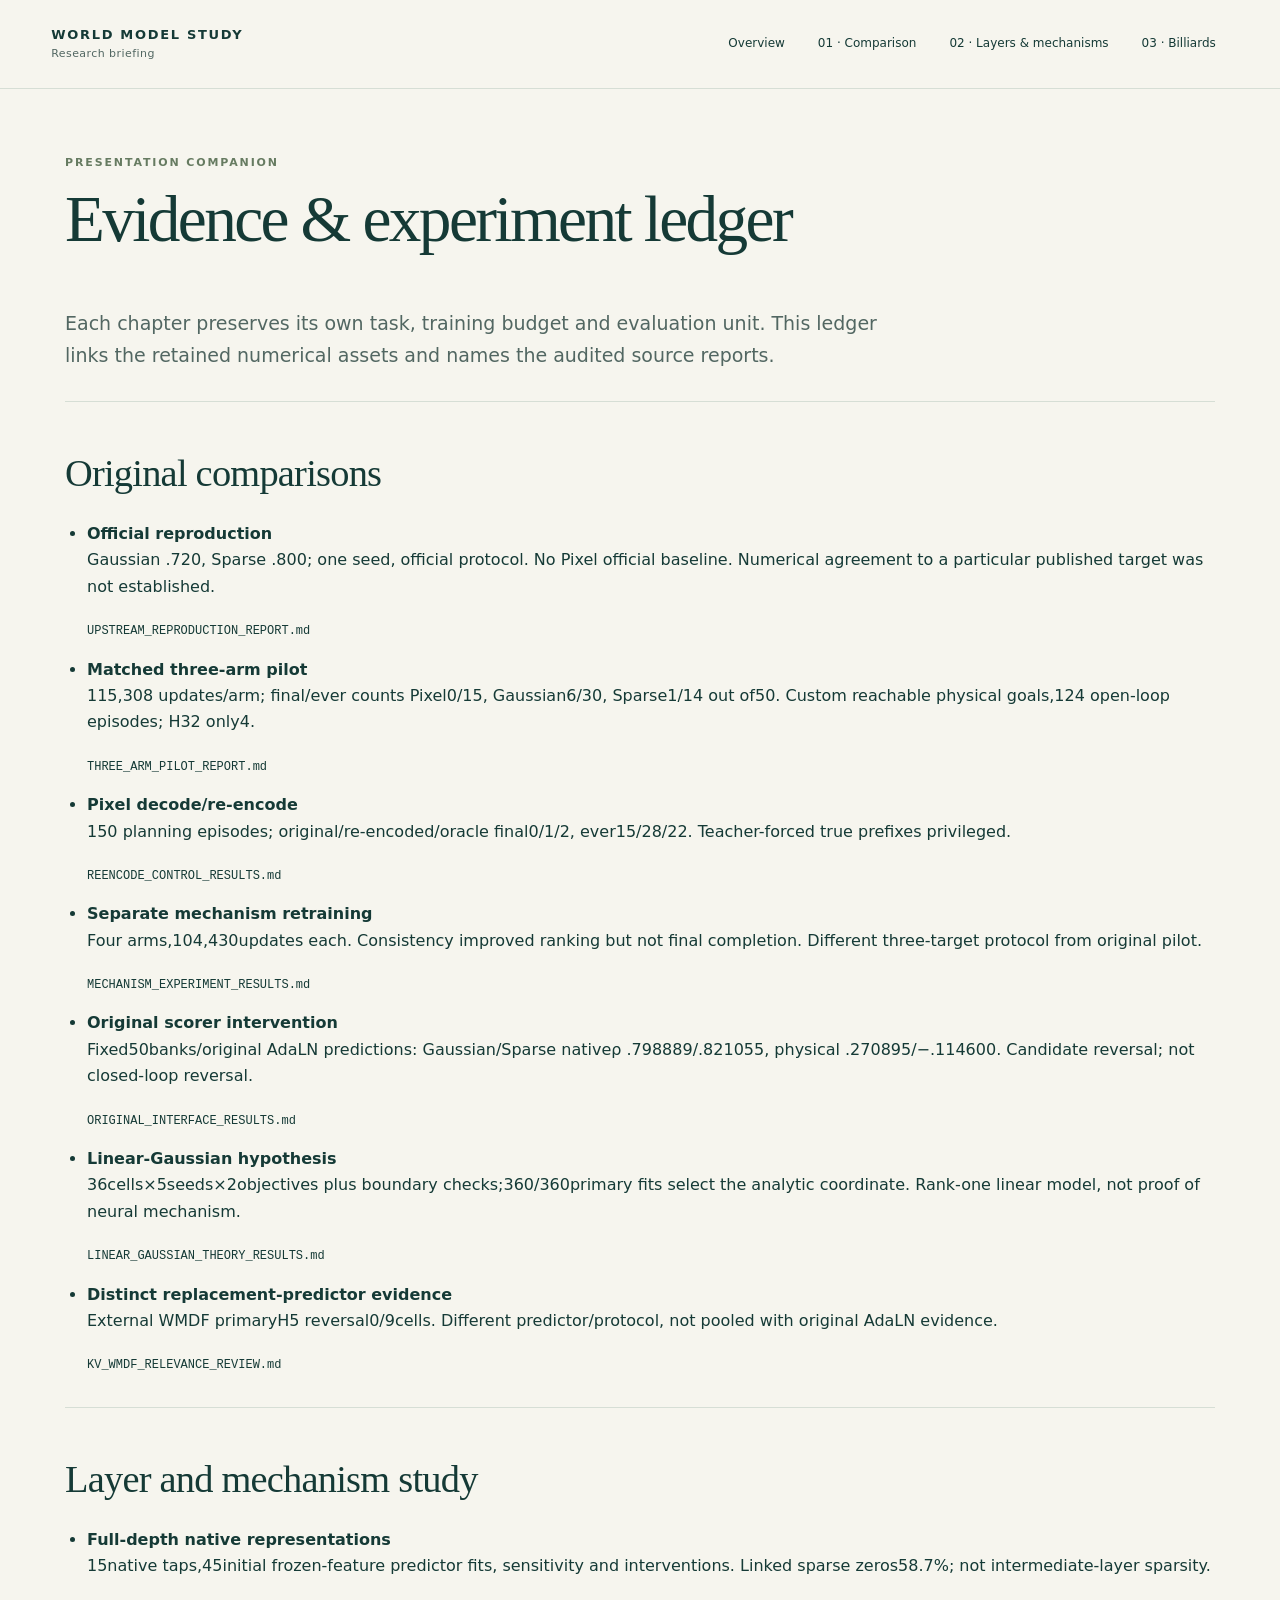
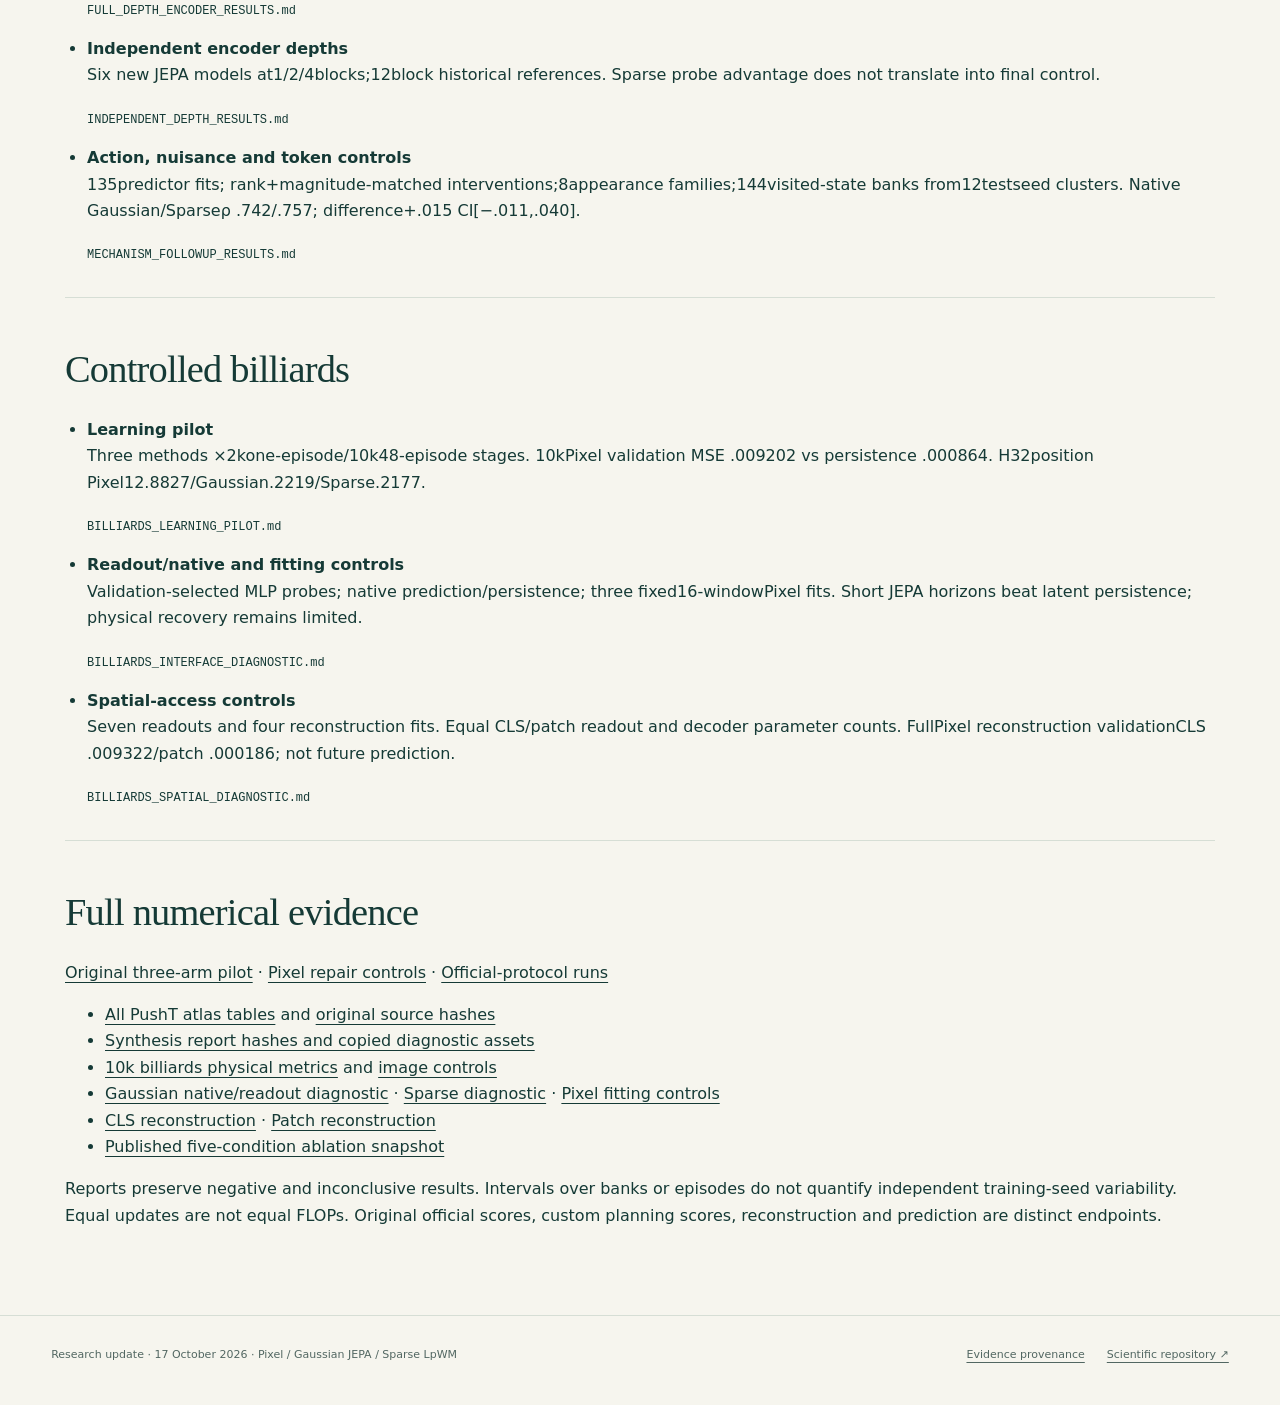
<file: demos/billiards/evidence.html>
<!doctype html><html lang="en"><head><meta charset="utf-8"><meta name="viewport" content="width=device-width,initial-scale=1"><title>Evidence & experiment ledger</title><link rel="stylesheet" href="review.css"></head><body><header><a class="wordmark" href="index.html">WORLD MODEL STUDY<span>Research briefing</span></a><nav aria-label="Research chapters"><a data-page="index" href="index.html">Overview</a><a data-page="comparison" href="comparison.html">01 · Comparison</a><a data-page="layers" href="layers.html">02 · Layers & mechanisms</a><a data-page="billiards" href="billiards.html">03 · Billiards</a></nav></header><main><div class="hero"><p class="eyebrow">Presentation companion</p><h1>Evidence & experiment ledger</h1></div><p class="lead">Each chapter preserves its own task, training budget and evaluation unit. This ledger links the retained numerical assets and names the audited source reports.</p><section class="chapter-section" id="comparison"><h2>Original comparisons</h2><ul class="source-list"><li><strong>Official reproduction</strong><p>Gaussian .720, Sparse .800; one seed, official protocol. No Pixel official baseline. Numerical agreement to a particular published target was not established.</p><code>UPSTREAM_REPRODUCTION_REPORT.md</code></li><li><strong>Matched three-arm pilot</strong><p>115,308 updates/arm; final/ever counts Pixel0/15, Gaussian6/30, Sparse1/14 out of50. Custom reachable physical goals,124 open-loop episodes; H32 only4.</p><code>THREE_ARM_PILOT_REPORT.md</code></li><li><strong>Pixel decode/re-encode</strong><p>150 planning episodes; original/re-encoded/oracle final0/1/2, ever15/28/22. Teacher-forced true prefixes privileged.</p><code>REENCODE_CONTROL_RESULTS.md</code></li><li><strong>Separate mechanism retraining</strong><p>Four arms,104,430updates each. Consistency improved ranking but not final completion. Different three-target protocol from original pilot.</p><code>MECHANISM_EXPERIMENT_RESULTS.md</code></li><li><strong>Original scorer intervention</strong><p>Fixed50banks/original AdaLN predictions: Gaussian/Sparse nativeρ .798889/.821055, physical .270895/−.114600. Candidate reversal; not closed-loop reversal.</p><code>ORIGINAL_INTERFACE_RESULTS.md</code></li><li><strong>Linear-Gaussian hypothesis</strong><p>36cells×5seeds×2objectives plus boundary checks;360/360primary fits select the analytic coordinate. Rank-one linear model, not proof of neural mechanism.</p><code>LINEAR_GAUSSIAN_THEORY_RESULTS.md</code></li><li><strong>Distinct replacement-predictor evidence</strong><p>External WMDF primaryH5 reversal0/9cells. Different predictor/protocol, not pooled with original AdaLN evidence.</p><code>KV_WMDF_RELEVANCE_REVIEW.md</code></li></ul></section><section class="chapter-section" id="layers"><h2>Layer and mechanism study</h2><ul class="source-list"><li><strong>Full-depth native representations</strong><p>15native taps,45initial frozen-feature predictor fits, sensitivity and interventions. Linked sparse zeros58.7%; not intermediate-layer sparsity.</p><code>FULL_DEPTH_ENCODER_RESULTS.md</code></li><li><strong>Independent encoder depths</strong><p>Six new JEPA models at1/2/4blocks;12block historical references. Sparse probe advantage does not translate into final control.</p><code>INDEPENDENT_DEPTH_RESULTS.md</code></li><li><strong>Action, nuisance and token controls</strong><p>135predictor fits; rank+magnitude-matched interventions;8appearance families;144visited-state banks from12testseed clusters. Native Gaussian/Sparseρ .742/.757; difference+.015 CI[−.011,.040].</p><code>MECHANISM_FOLLOWUP_RESULTS.md</code></li></ul></section><section class="chapter-section" id="billiards"><h2>Controlled billiards</h2><ul class="source-list"><li><strong>Learning pilot</strong><p>Three methods ×2kone-episode/10k48-episode stages. 10kPixel validation MSE .009202 vs persistence .000864. H32position Pixel12.8827/Gaussian.2219/Sparse.2177.</p><code>BILLIARDS_LEARNING_PILOT.md</code></li><li><strong>Readout/native and fitting controls</strong><p>Validation-selected MLP probes; native prediction/persistence; three fixed16-windowPixel fits. Short JEPA horizons beat latent persistence; physical recovery remains limited.</p><code>BILLIARDS_INTERFACE_DIAGNOSTIC.md</code></li><li><strong>Spatial-access controls</strong><p>Seven readouts and four reconstruction fits. Equal CLS/patch readout and decoder parameter counts. FullPixel reconstruction validationCLS .009322/patch .000186; not future prediction.</p><code>BILLIARDS_SPATIAL_DIAGNOSTIC.md</code></li></ul></section><section class="chapter-section"><h2>Full numerical evidence</h2><p><a href="review-data/pilot-summary.json">Original three-arm pilot</a> · <a href="review-data/reencode-summary.json">Pixel repair controls</a> · <a href="review-data/upstream-reproduction.json">Official-protocol runs</a></p><ul><li><a href="pusht-data/explorer.json">All PushT atlas tables</a> and <a href="pusht-data/provenance.json">original source hashes</a></li><li><a href="review-data/provenance.json">Synthesis report hashes and copied diagnostic assets</a></li><li><a href="results/learning/metrics.json">10k billiards physical metrics</a> and <a href="results/learning/image-metrics.json">image controls</a></li><li><a href="review-data/interface-gaussian-metrics.json">Gaussian native/readout diagnostic</a> · <a href="review-data/interface-sparse-metrics.json">Sparse diagnostic</a> · <a href="review-data/interface-pixel-fit-metrics.json">Pixel fitting controls</a></li><li><a href="review-data/spatial-reconstruction_full_cls-metrics.json">CLS reconstruction</a> · <a href="review-data/spatial-reconstruction_full_patch-metrics.json">Patch reconstruction</a></li><li><a href="results/jepa-priority.json">Published five-condition ablation snapshot</a></li></ul><p>Reports preserve negative and inconclusive results. Intervals over banks or episodes do not quantify independent training-seed variability. Equal updates are not equal FLOPs. Original official scores, custom planning scores, reconstruction and prediction are distinct endpoints.</p></section></main><footer><p>Research update · 17 October 2026 · Pixel / Gaussian JEPA / Sparse LpWM</p><a href="review-data/provenance.json">Evidence provenance</a><a href="https://github.com/henry550xz/jepa-worldmodel-comparison">Scientific repository ↗</a></footer></body></html>
</file>
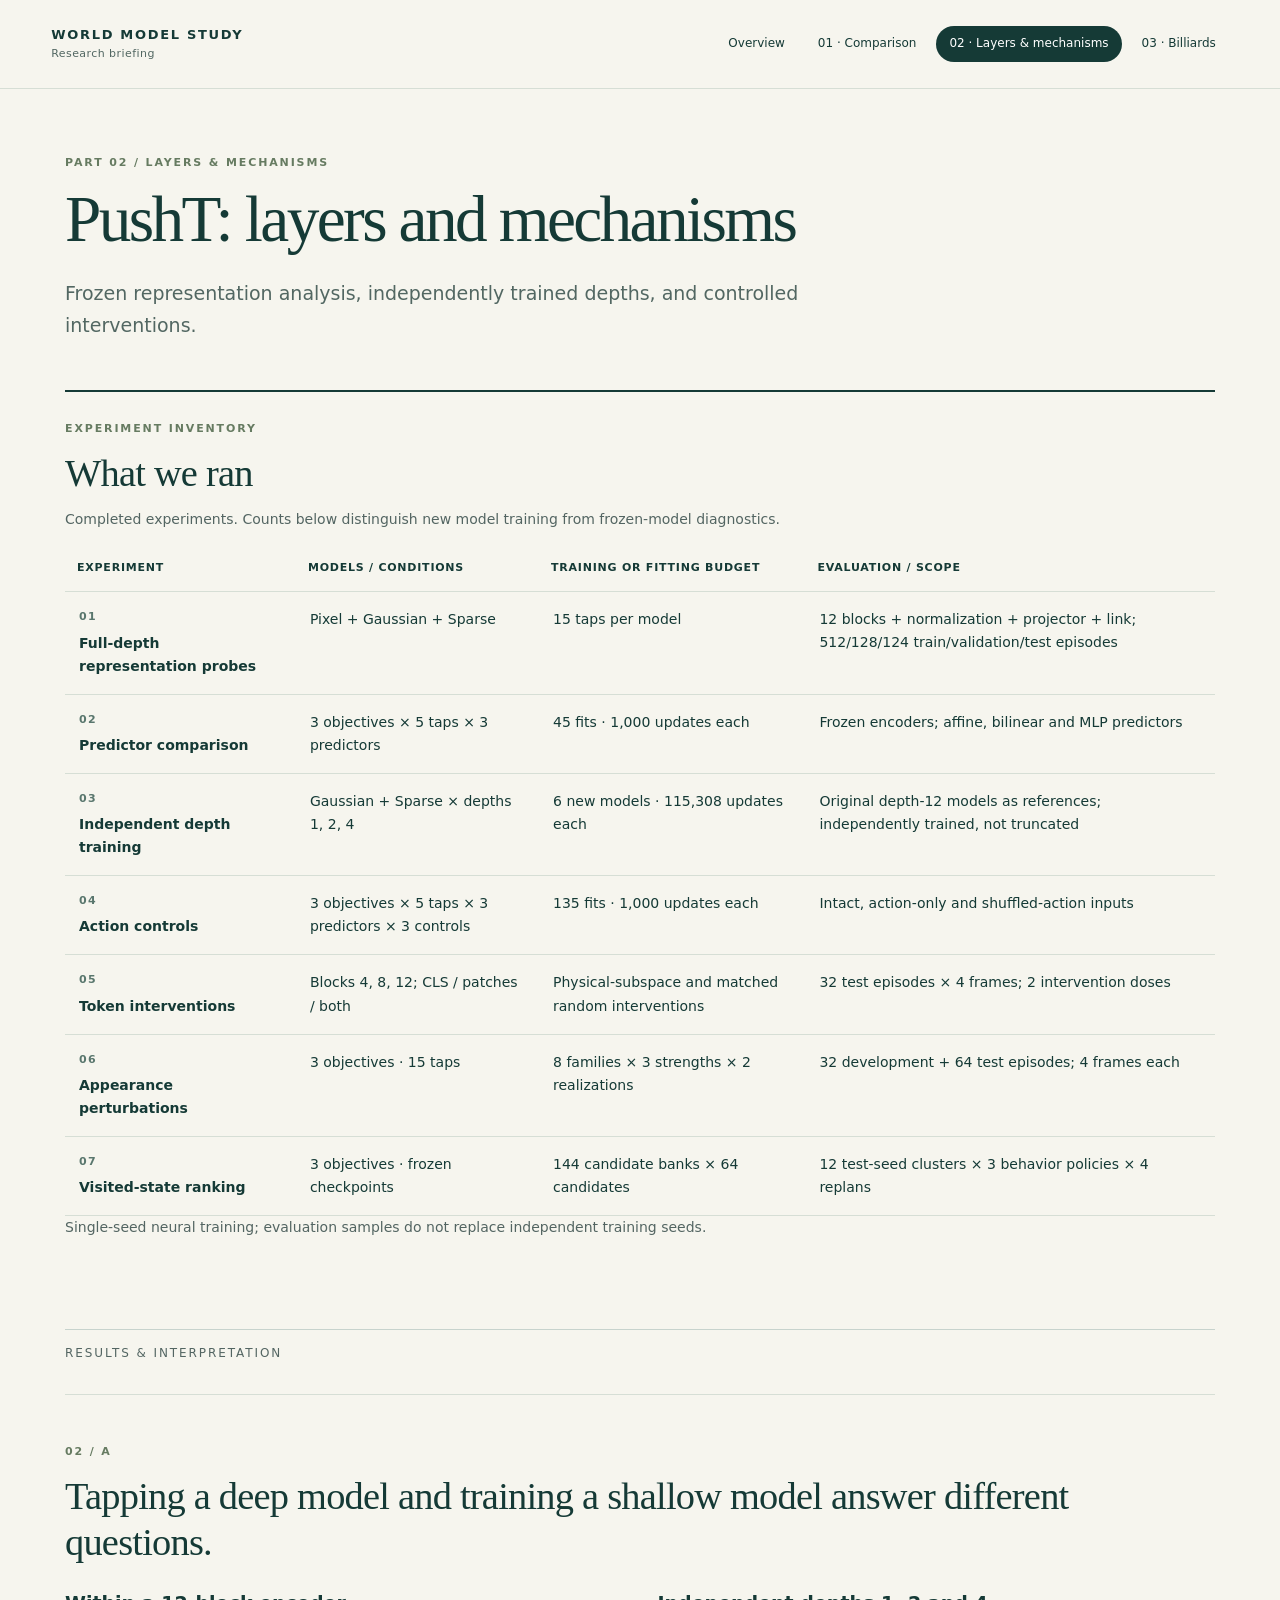
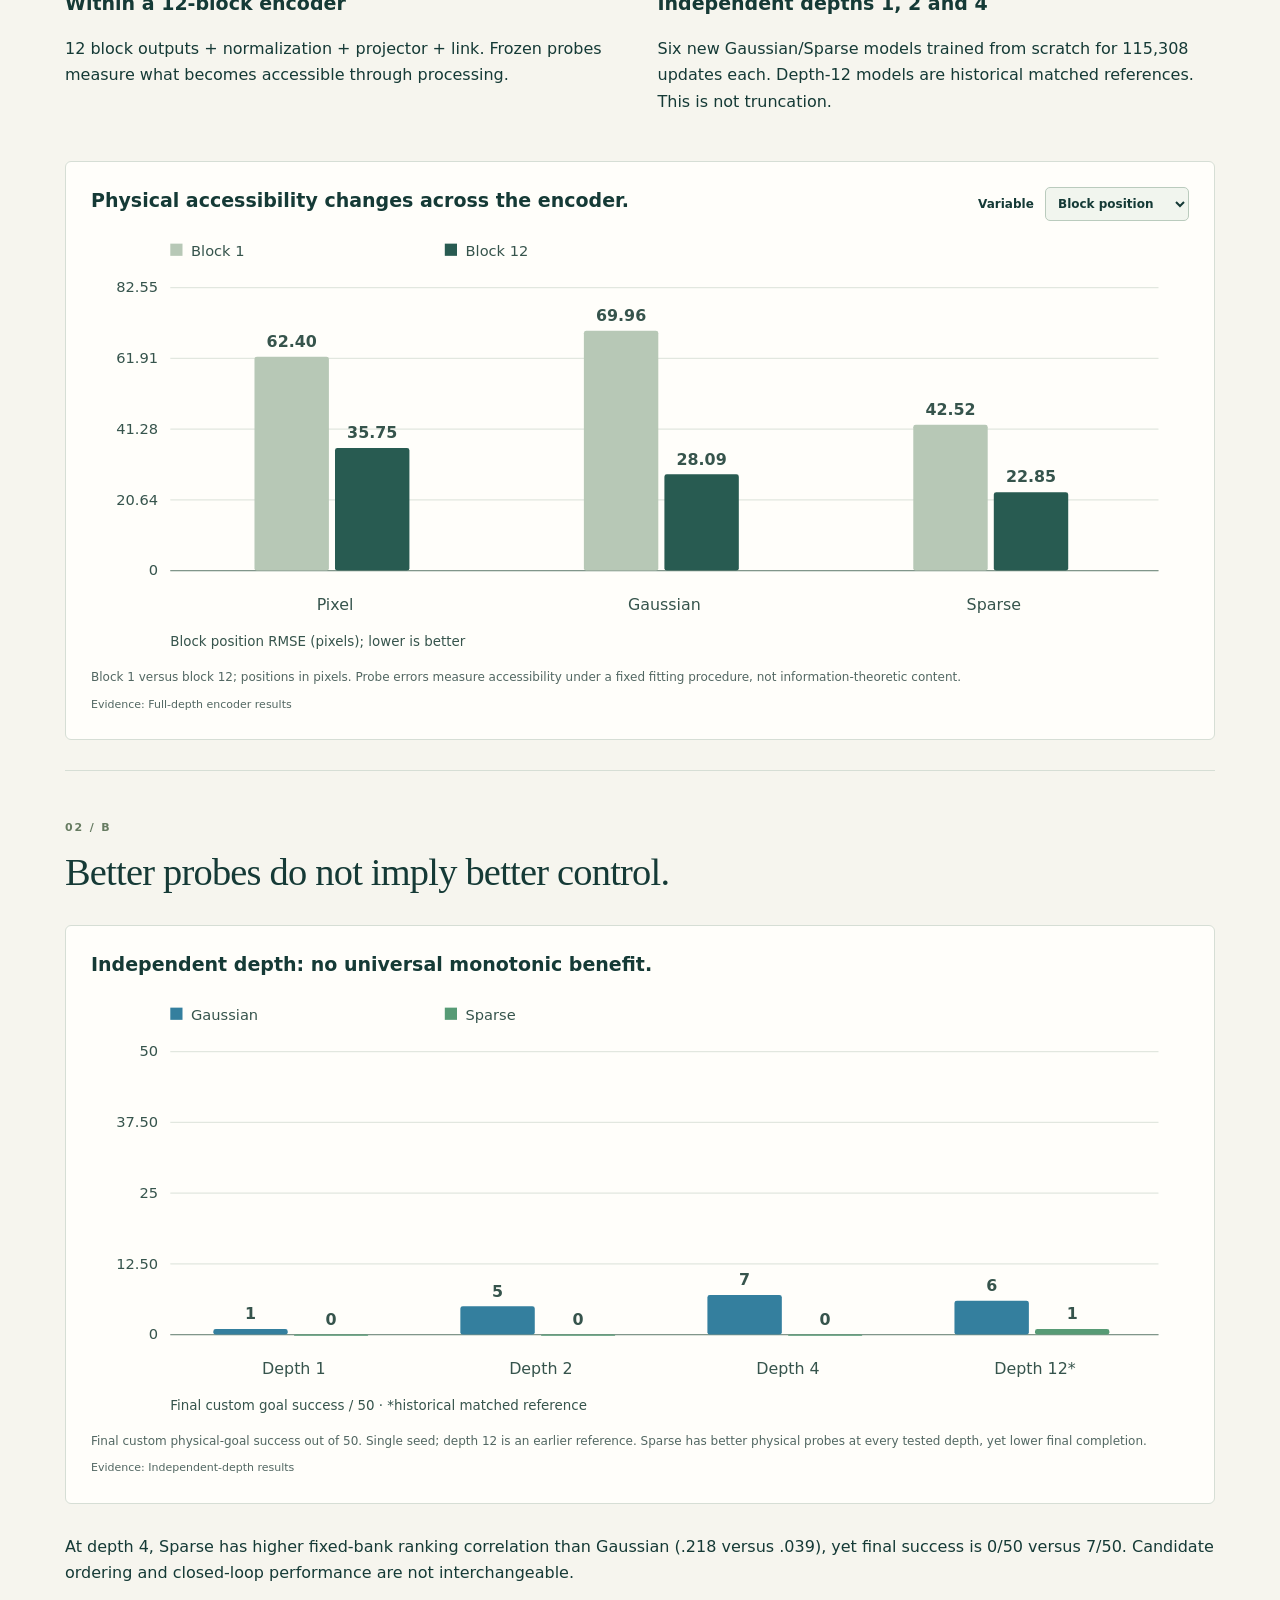
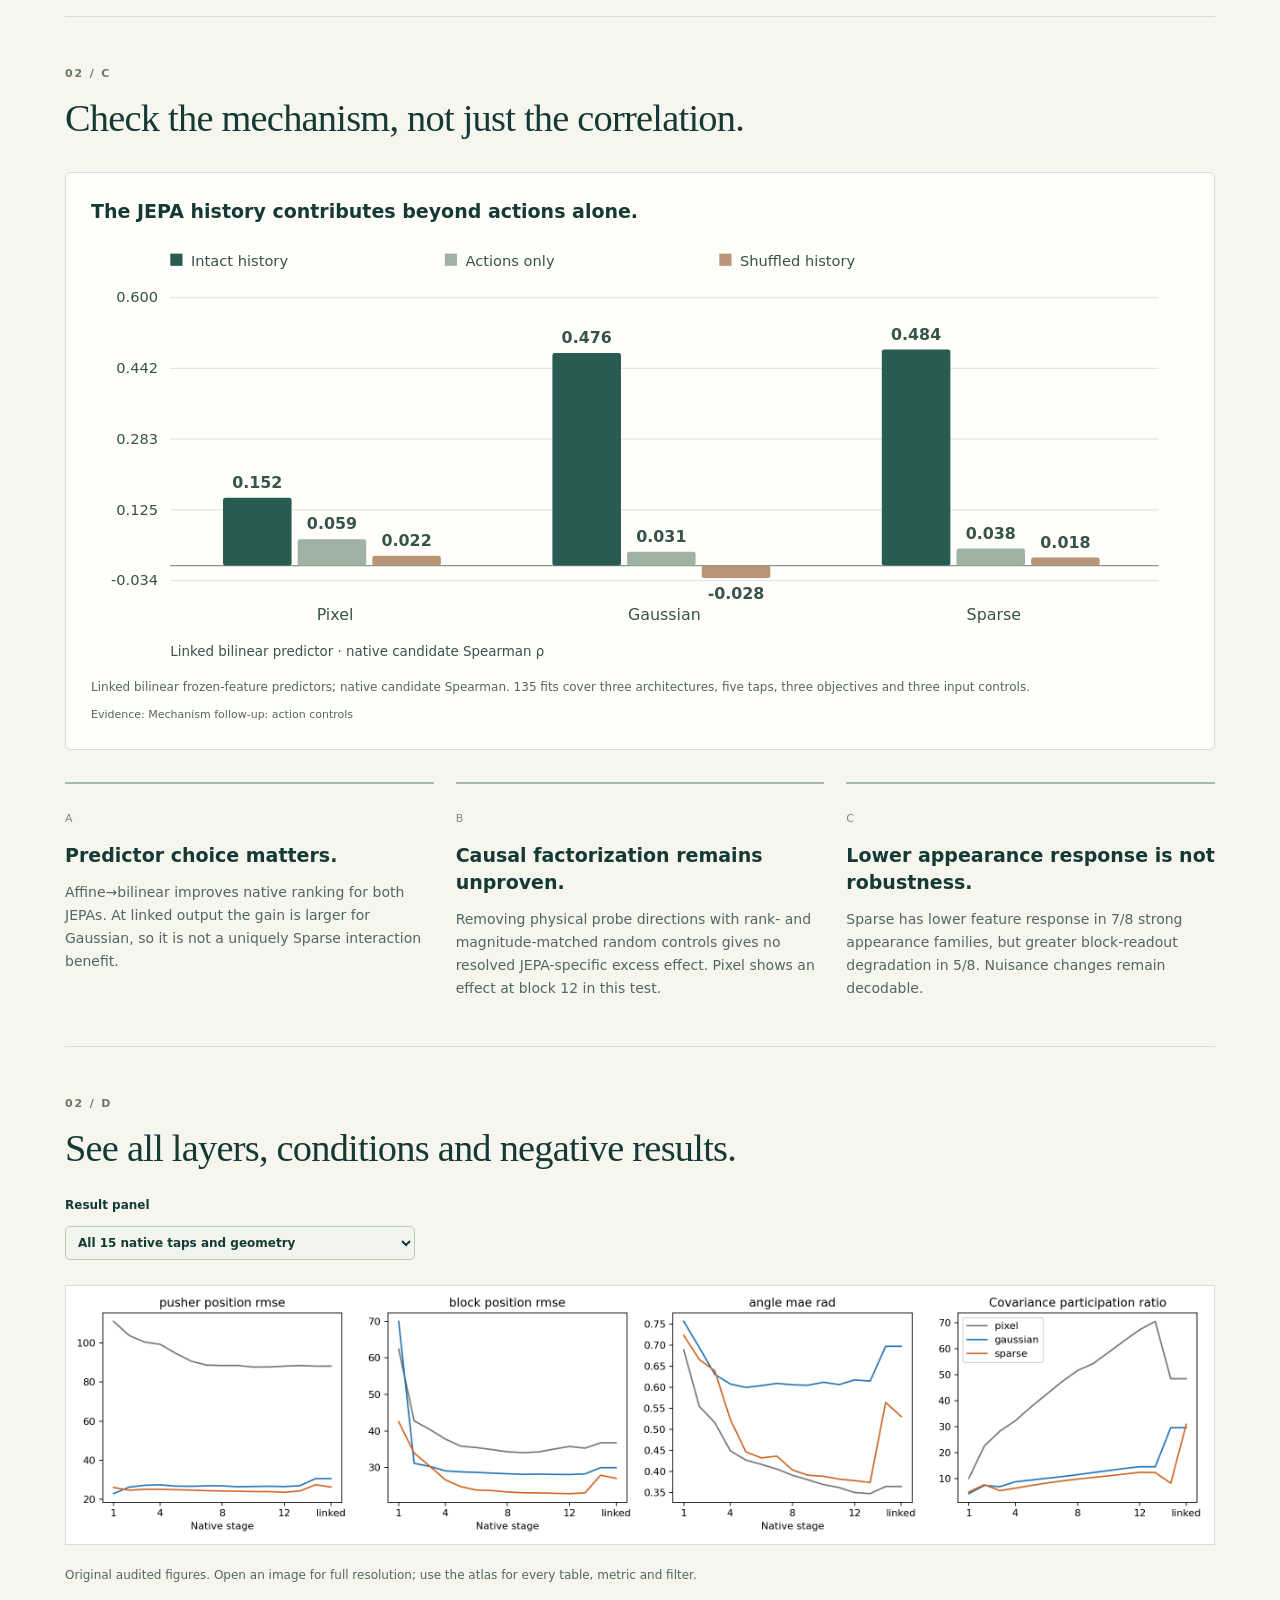
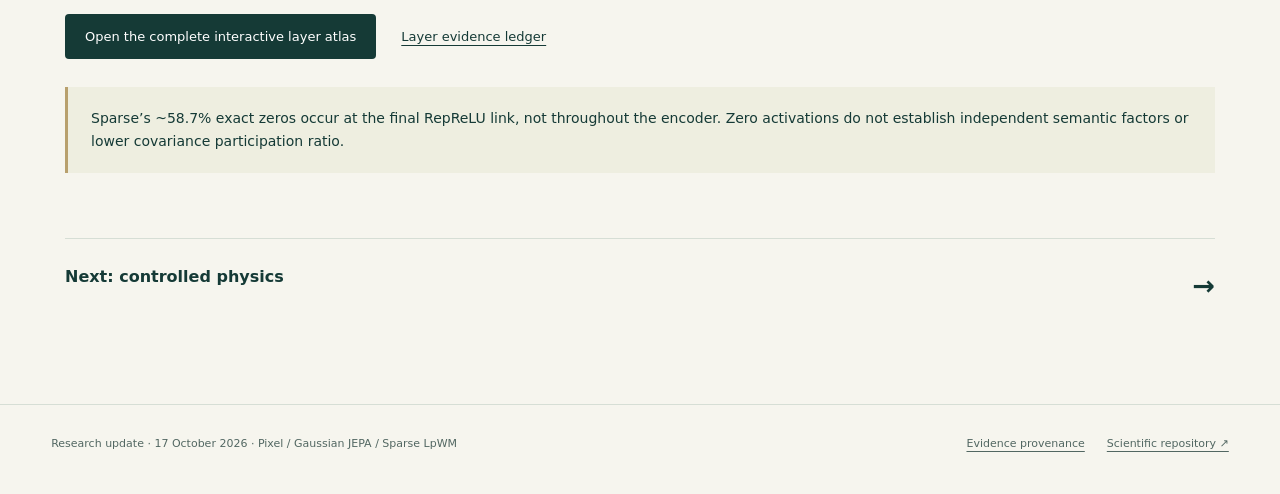
<file: demos/billiards/layers.html>
<!doctype html><html lang="en"><head><meta charset="utf-8"><meta name="viewport" content="width=device-width,initial-scale=1"><title>PushT: layers and mechanisms · World Models</title><link rel="stylesheet" href="review.css"></head><body data-page="layers"><a class="skip" href="#main">Skip to content</a><header><a class="wordmark" href="index.html">WORLD MODEL STUDY<span>Research briefing</span></a><nav aria-label="Research chapters"><a data-page="index" href="index.html">Overview</a><a data-page="comparison" href="comparison.html">01 · Comparison</a><a data-page="layers" href="layers.html">02 · Layers & mechanisms</a><a data-page="billiards" href="billiards.html">03 · Billiards</a></nav></header><main id="main"><div class="hero"><p class="eyebrow">Part 02 / layers & mechanisms</p><h1>PushT: layers and mechanisms</h1><p class="lead">Frozen representation analysis, independently trained depths, and controlled interventions.</p></div><section class="run-inventory" aria-label="Experiment inventory"><p class="eyebrow">Experiment inventory</p><h2>What we ran</h2><p class="inventory-note">Completed experiments. Counts below distinguish new model training from frozen-model diagnostics.</p><div class="table-wrap"><table><thead><tr><th>Experiment</th><th>Models / conditions</th><th>Training or fitting budget</th><th>Evaluation / scope</th></tr></thead><tbody><tr><th scope="row"><span class="run-number">01</span>Full-depth representation probes</th><td>Pixel + Gaussian + Sparse</td><td>15 taps per model</td><td>12 blocks + normalization + projector + link; 512/128/124 train/validation/test episodes</td></tr><tr><th scope="row"><span class="run-number">02</span>Predictor comparison</th><td>3 objectives × 5 taps × 3 predictors</td><td>45 fits · 1,000 updates each</td><td>Frozen encoders; affine, bilinear and MLP predictors</td></tr><tr><th scope="row"><span class="run-number">03</span>Independent depth training</th><td>Gaussian + Sparse × depths 1, 2, 4</td><td>6 new models · 115,308 updates each</td><td>Original depth-12 models as references; independently trained, not truncated</td></tr><tr><th scope="row"><span class="run-number">04</span>Action controls</th><td>3 objectives × 5 taps × 3 predictors × 3 controls</td><td>135 fits · 1,000 updates each</td><td>Intact, action-only and shuffled-action inputs</td></tr><tr><th scope="row"><span class="run-number">05</span>Token interventions</th><td>Blocks 4, 8, 12; CLS / patches / both</td><td>Physical-subspace and matched random interventions</td><td>32 test episodes × 4 frames; 2 intervention doses</td></tr><tr><th scope="row"><span class="run-number">06</span>Appearance perturbations</th><td>3 objectives · 15 taps</td><td>8 families × 3 strengths × 2 realizations</td><td>32 development + 64 test episodes; 4 frames each</td></tr><tr><th scope="row"><span class="run-number">07</span>Visited-state ranking</th><td>3 objectives · frozen checkpoints</td><td>144 candidate banks × 64 candidates</td><td>12 test-seed clusters × 3 behavior policies × 4 replans</td></tr></tbody></table></div><p class="inventory-note">Single-seed neural training; evaluation samples do not replace independent training seeds.</p></section><div class="results-divider"><span>Results & interpretation</span></div><section class="chapter-section"><p class="eyebrow">02 / A</p><h2>Tapping a deep model and training a shallow model answer different questions.</h2><div class="split"><div><h3>Within a 12-block encoder</h3><p>12 block outputs + normalization + projector + link. Frozen probes measure what becomes accessible through processing.</p></div><div><h3>Independent depths 1, 2 and 4</h3><p>Six new Gaussian/Sparse models trained from scratch for 115,308 updates each. Depth-12 models are historical matched references. This is not truncation.</p></div></div></section><article class="chart-card"><div class="chart-heading"><h3>Physical accessibility changes across the encoder.</h3><label>Variable <select id="layer-metric"><option value="block">Block position</option><option value="pusher">Pusher position</option></select></label></div><div id="layer" class="chart" aria-live="polite"></div><p class="caption">Block 1 versus block 12; positions in pixels. Probe errors measure accessibility under a fixed fitting procedure, not information-theoretic content.</p><p class="source">Evidence: Full-depth encoder results</p></article><section class="chapter-section"><p class="eyebrow">02 / B</p><h2>Better probes do not imply better control.</h2><article class="chart-card"><div class="chart-heading"><h3>Independent depth: no universal monotonic benefit.</h3></div><div id="depth" class="chart" aria-live="polite"></div><p class="caption">Final custom physical-goal success out of 50. Single seed; depth 12 is an earlier reference. Sparse has better physical probes at every tested depth, yet lower final completion.</p><p class="source">Evidence: Independent-depth results</p></article><p>At depth 4, Sparse has higher fixed-bank ranking correlation than Gaussian (.218 versus .039), yet final success is 0/50 versus 7/50. Candidate ordering and closed-loop performance are not interchangeable.</p></section><section class="chapter-section"><p class="eyebrow">02 / C</p><h2>Check the mechanism, not just the correlation.</h2><article class="chart-card"><div class="chart-heading"><h3>The JEPA history contributes beyond actions alone.</h3></div><div id="action" class="chart" aria-live="polite"></div><p class="caption">Linked bilinear frozen-feature predictors; native candidate Spearman. 135 fits cover three architectures, five taps, three objectives and three input controls.</p><p class="source">Evidence: Mechanism follow-up: action controls</p></article><div class="findings"><article class="finding"><span>A</span><h3>Predictor choice matters.</h3><p>Affine→bilinear improves native ranking for both JEPAs. At linked output the gain is larger for Gaussian, so it is not a uniquely Sparse interaction benefit.</p></article><article class="finding"><span>B</span><h3>Causal factorization remains unproven.</h3><p>Removing physical probe directions with rank- and magnitude-matched random controls gives no resolved JEPA-specific excess effect. Pixel shows an effect at block 12 in this test.</p></article><article class="finding"><span>C</span><h3>Lower appearance response is not robustness.</h3><p>Sparse has lower feature response in 7/8 strong appearance families, but greater block-readout degradation in 5/8. Nuisance changes remain decodable.</p></article></div></section><section class="chapter-section"><p class="eyebrow">02 / D</p><h2>See all layers, conditions and negative results.</h2><label class="figure-select">Result panel <select id="layer-figure"><option value="full-depth-01_layer_information.png">All 15 native taps and geometry</option><option value="full-depth-02_sensitivity.png">Physical / appearance sensitivity</option><option value="full-depth-03_candidate_ranking.png">Predictor and interface comparison</option><option value="independent-depth-02_depth_probes.png">Independently trained depth probes</option><option value="mechanisms-interventions.png">Magnitude-matched interventions</option><option value="mechanisms-nuisance.png">Appearance response versus readout damage</option><option value="mechanisms-visited.png">States actually visited by the planner</option></select></label><figure><a id="figure-link" href="pusht-data/full-depth-01_layer_information.png"><img id="selected-figure" src="pusht-data/full-depth-01_layer_information.png" alt="Selected full-resolution PushT result panel"></a><figcaption>Original audited figures. Open an image for full resolution; use the atlas for every table, metric and filter.</figcaption></figure><div class="actions"><a class="button" href="pusht.html">Open the complete interactive layer atlas</a><a href="evidence.html#layers">Layer evidence ledger</a></div><p class="boundary">Sparse’s ~58.7% exact zeros occur at the final RepReLU link, not throughout the encoder. Zero activations do not establish independent semantic factors or lower covariance participation ratio.</p></section><a class="next" href="billiards.html">Next: controlled physics <span>→</span></a></main><footer><p>Research update · 17 October 2026 · Pixel / Gaussian JEPA / Sparse LpWM</p><a href="review-data/provenance.json">Evidence provenance</a><a href="https://github.com/henry550xz/jepa-worldmodel-comparison">Scientific repository ↗</a></footer><script type="module" src="review.mjs"></script></body></html>
</file>
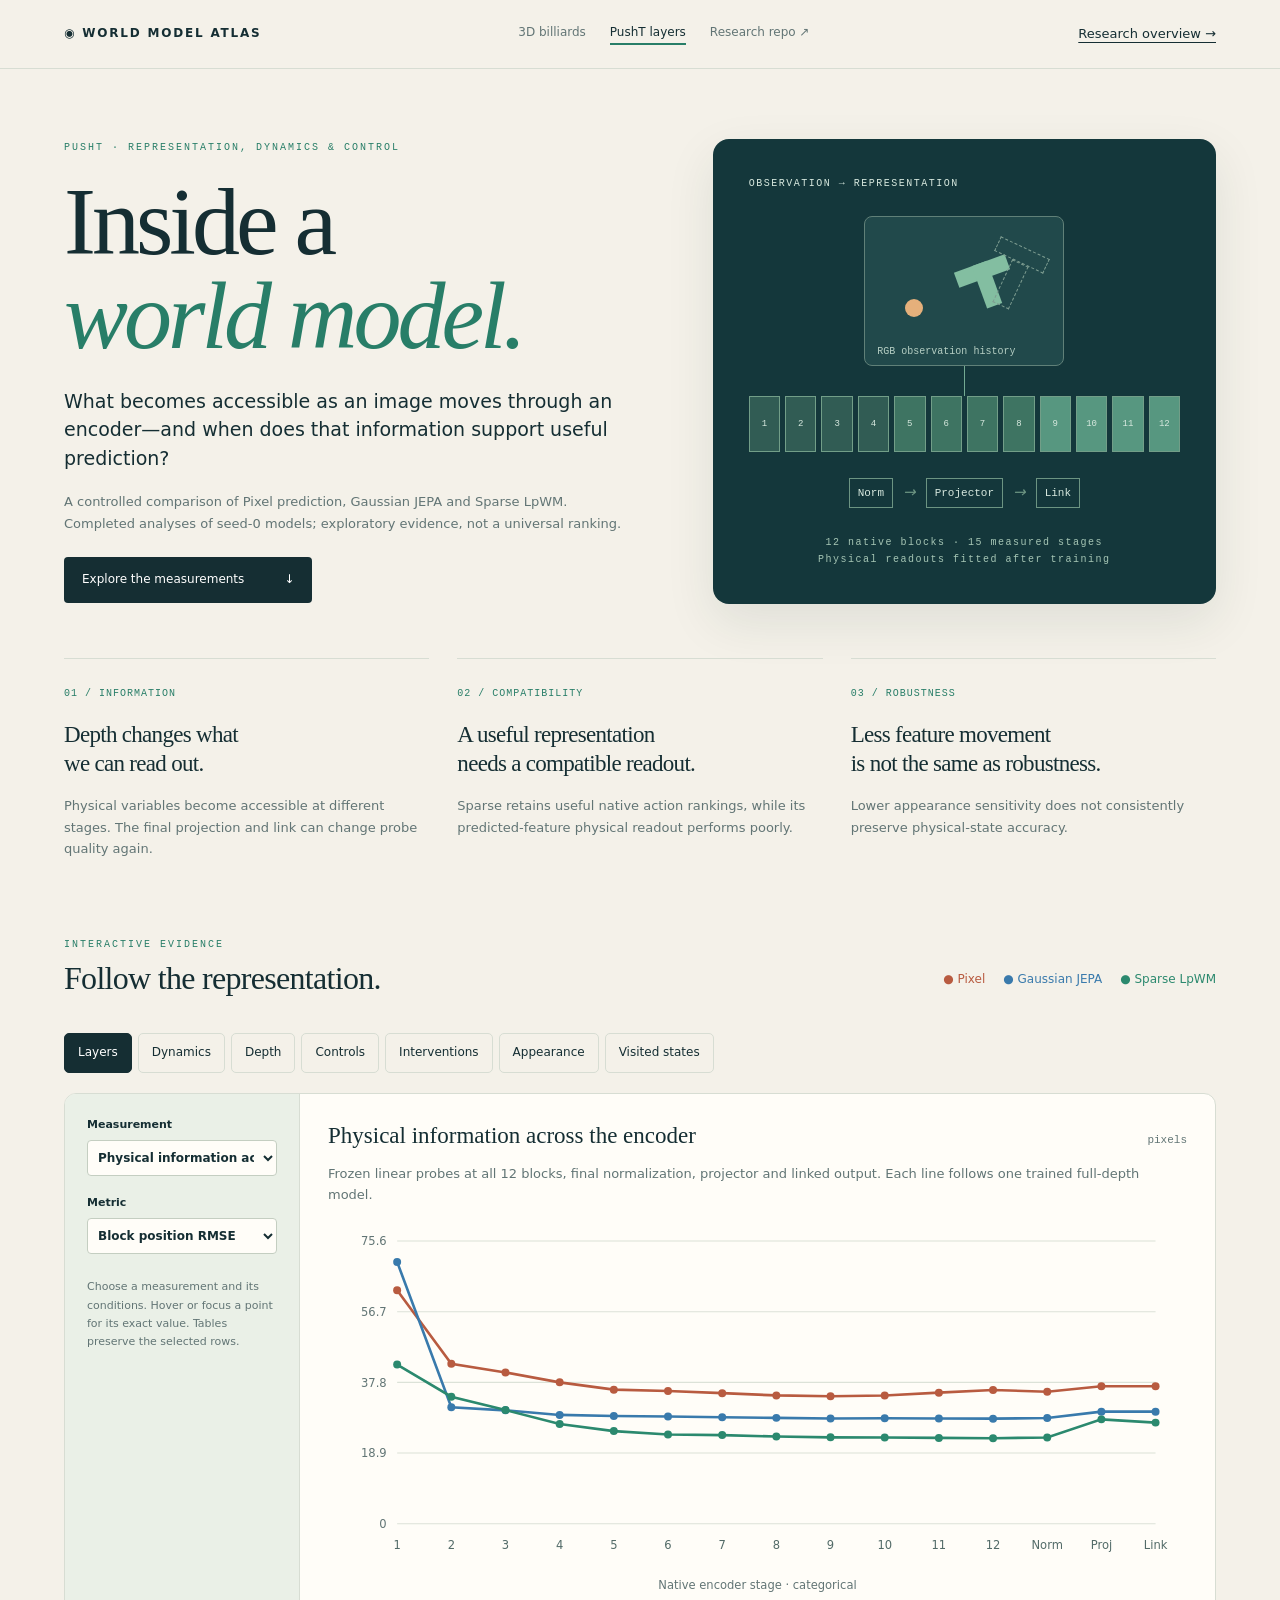
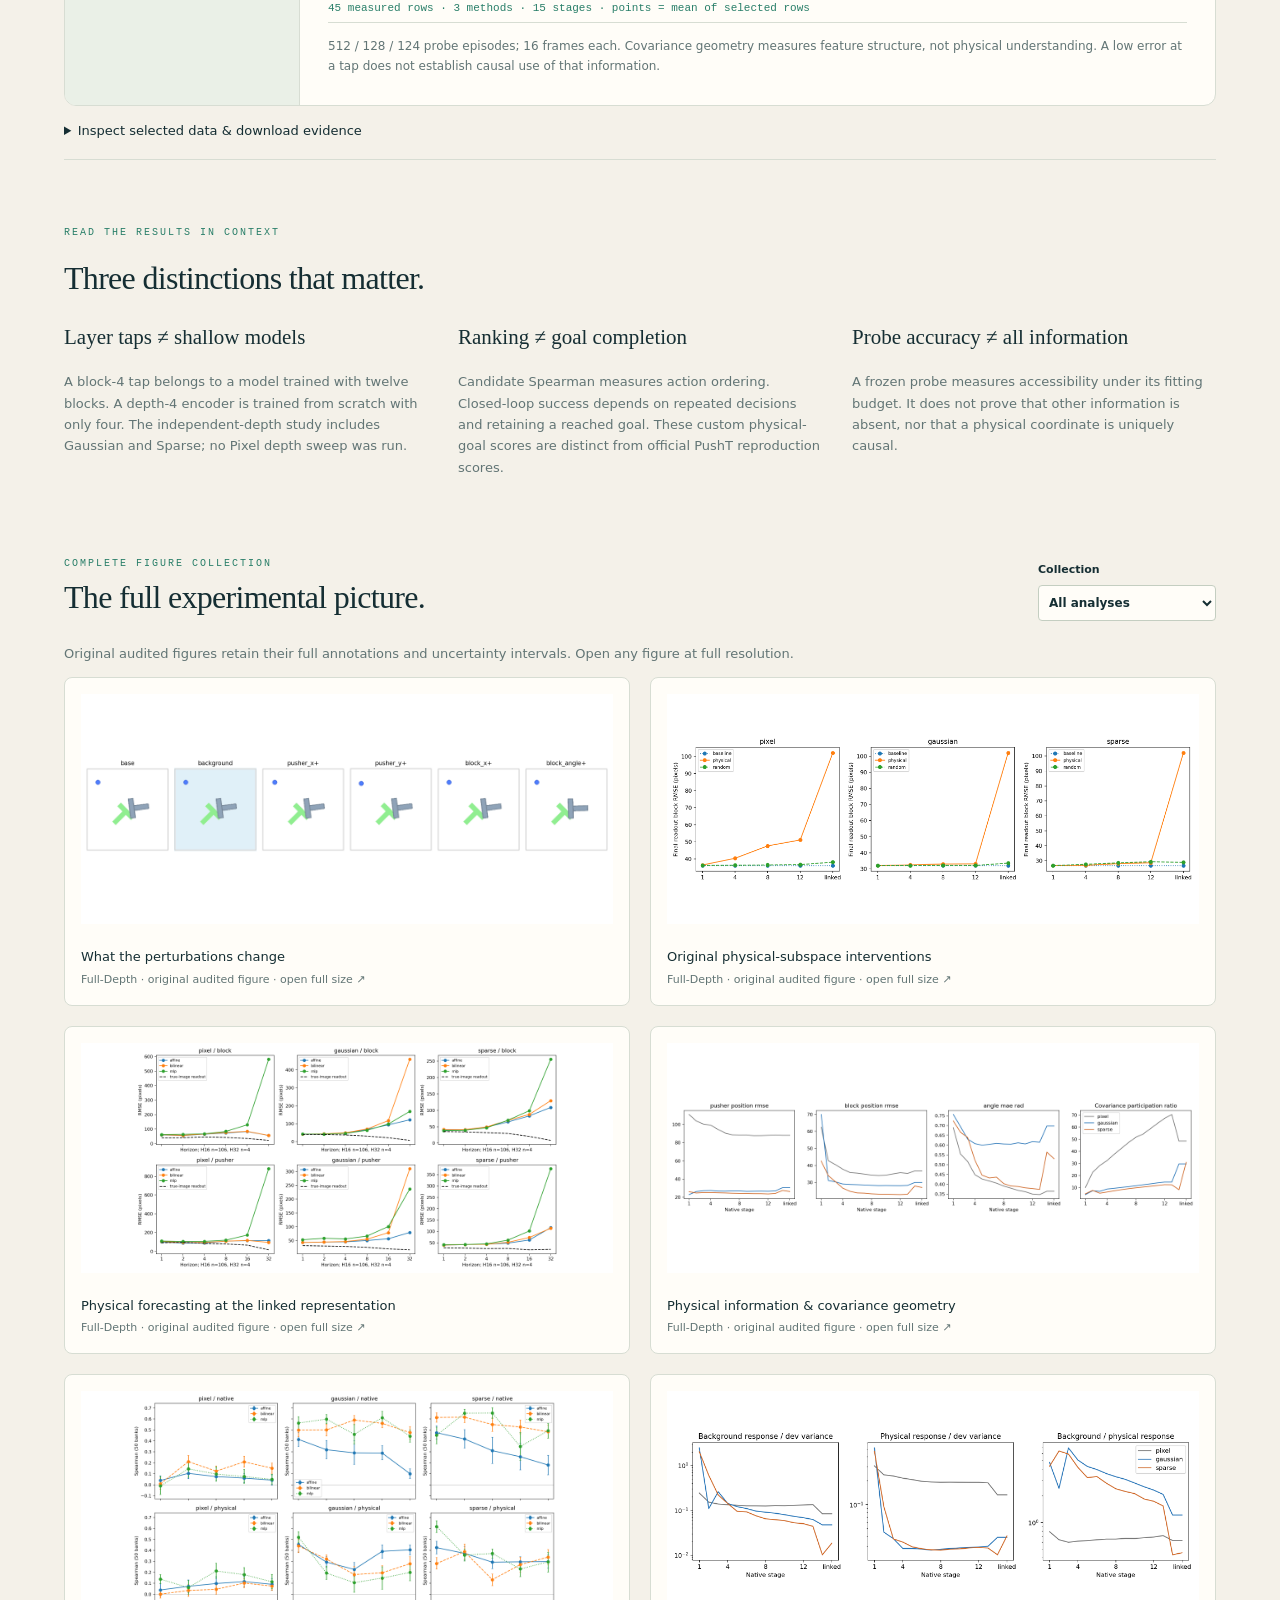
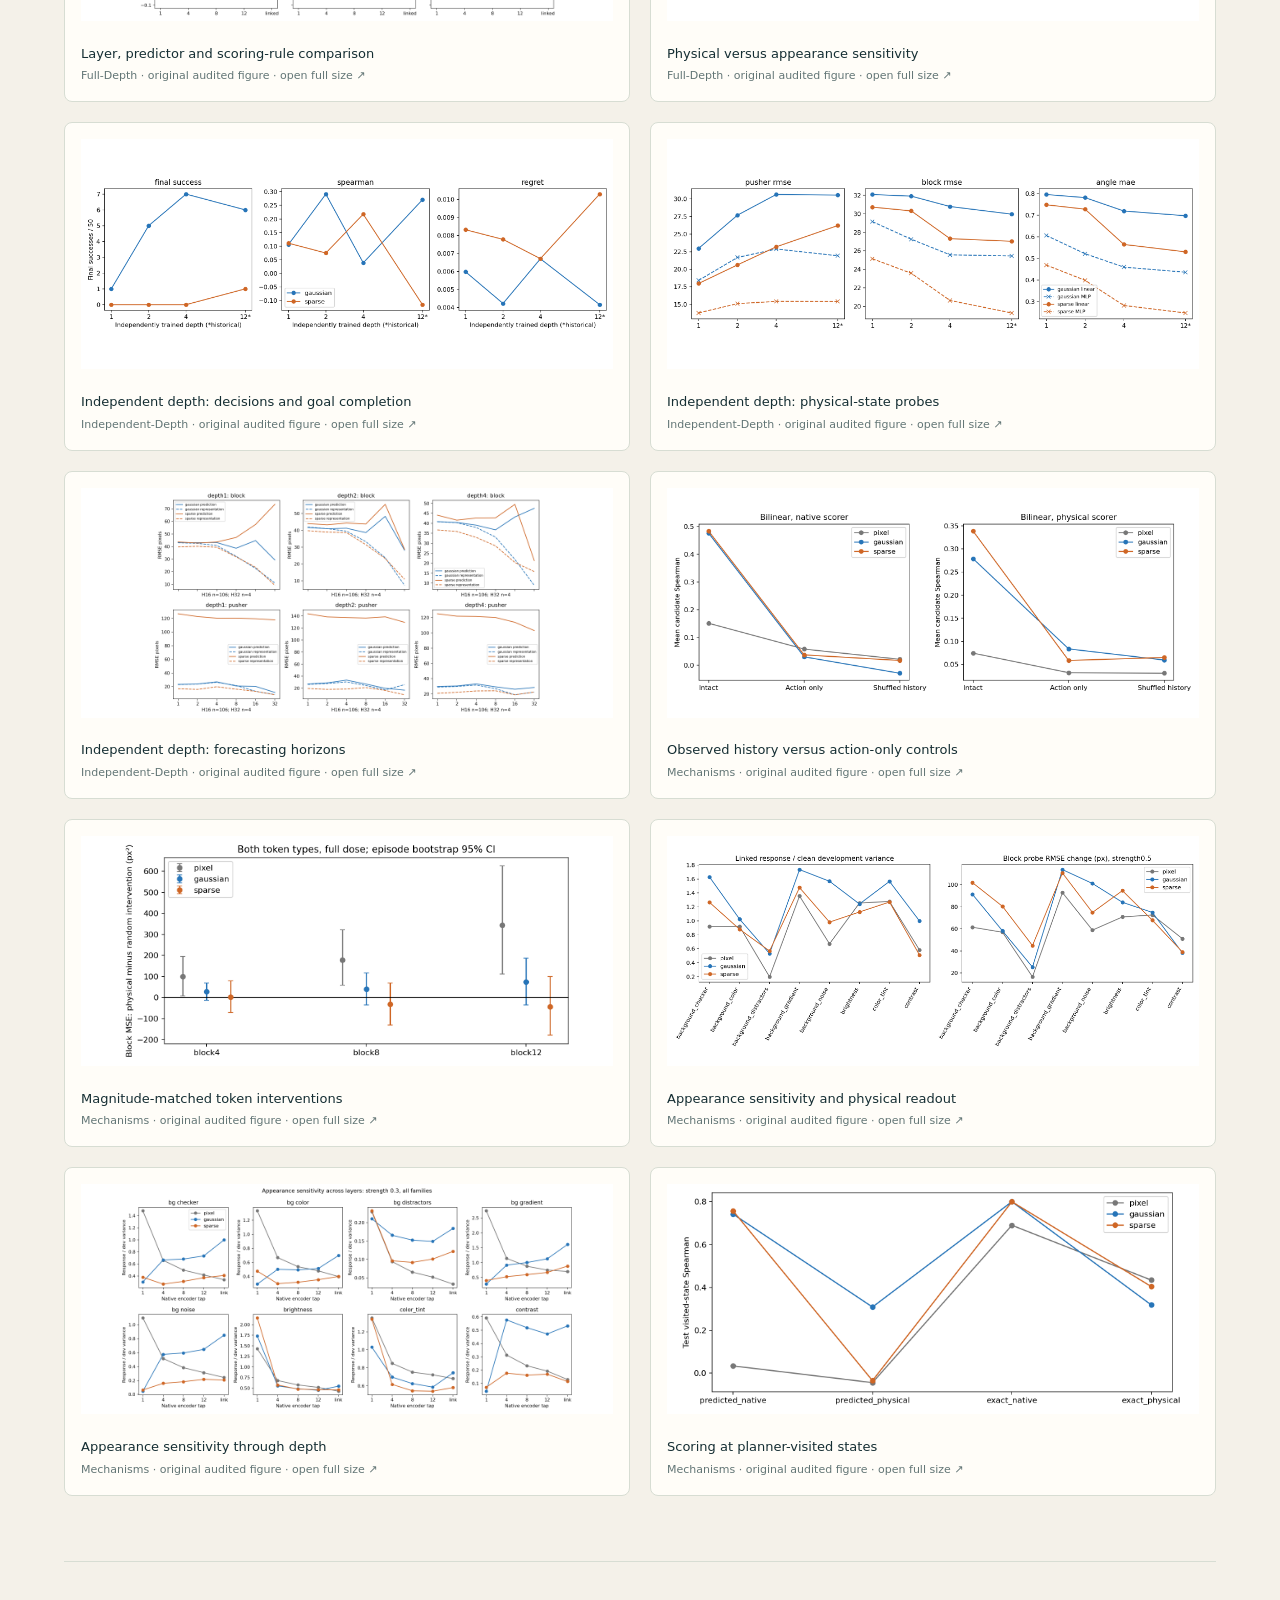
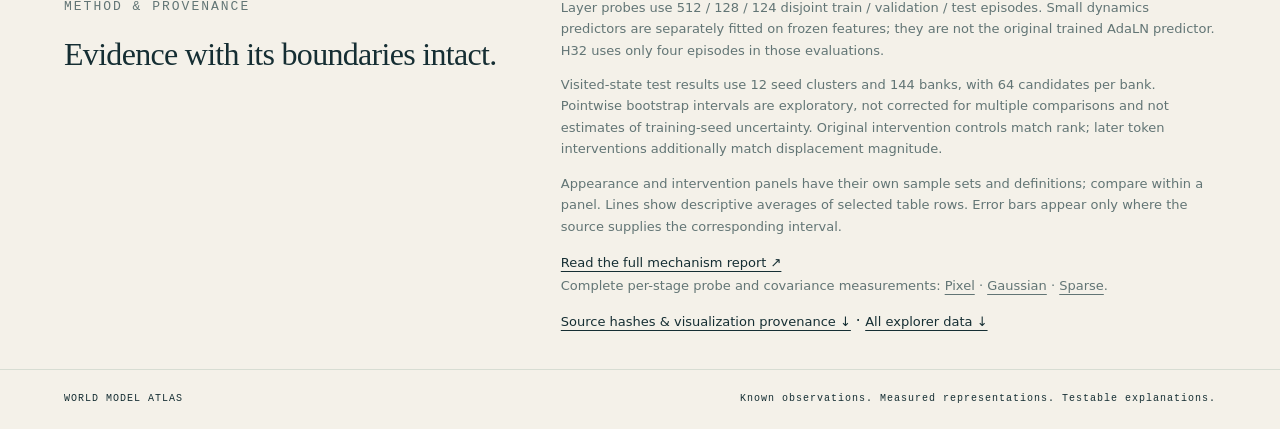
<file: demos/billiards/pusht.html>
<!doctype html>
<html lang="en"><head><meta charset="utf-8"><meta name="viewport" content="width=device-width,initial-scale=1"><title>Inside a World Model · PushT Representation Atlas</title><meta name="description" content="Explore how physical information, prediction and control change across Pixel, Gaussian JEPA and Sparse LpWM representations."><link rel="stylesheet" href="pusht.css"></head>
<body><header><a class="wordmark" href="pusht.html">◉ WORLD MODEL ATLAS</a><nav aria-label="Main"><a href="billiards.html#playback">3D billiards</a><a class="active" href="pusht.html" aria-current="page">PushT layers</a><a href="https://github.com/henry550xz/jepa-worldmodel-comparison">Research repo ↗</a></nav><a href="index.html" style="font-size:13px;margin-left:12px">Research overview →</a></header>
<main><section class="hero"><div><p class="eyebrow">PUSHT · REPRESENTATION, DYNAMICS & CONTROL</p><h1>Inside a<br><em>world model.</em></h1><p class="lede">What becomes accessible as an image moves through an encoder—and when does that information support useful prediction?</p><p class="scope">A controlled comparison of Pixel prediction, Gaussian JEPA and Sparse LpWM. Completed analyses of seed-0 models; exploratory evidence, not a universal ranking.</p><a class="button" href="#explore">Explore the measurements <span>↓</span></a></div><div class="hero-art" aria-label="Observed RGB history passes through twelve encoder blocks, then normalization, projection and link. Probes evaluate physical information at each stage."><p>OBSERVATION → REPRESENTATION</p><div class="scene"><div class="pusher"></div><div class="block"></div><div class="goal"></div><span>RGB observation history</span></div><div class="flowline"></div><div class="blocks" aria-hidden="true"></div><div class="head-stages"><span>Norm</span><i>→</i><span>Projector</span><i>→</i><span>Link</span></div><p class="art-note">12 native blocks · 15 measured stages<br>Physical readouts fitted after training</p></div></section>
<section class="findings" aria-label="Scientific overview"><article><span class="number">01 / INFORMATION</span><h2>Depth changes what<br>we can read out.</h2><p>Physical variables become accessible at different stages. The final projection and link can change probe quality again.</p></article><article><span class="number">02 / COMPATIBILITY</span><h2>A useful representation<br>needs a compatible readout.</h2><p>Sparse retains useful native action rankings, while its predicted-feature physical readout performs poorly.</p></article><article><span class="number">03 / ROBUSTNESS</span><h2>Less feature movement<br>is not the same as robustness.</h2><p>Lower appearance sensitivity does not consistently preserve physical-state accuracy.</p></article></section>
<section id="explore" class="explorer"><div class="section-top"><div><p class="eyebrow">INTERACTIVE EVIDENCE</p><h2>Follow the representation.</h2></div><div class="legend"><span class="pixel">● Pixel</span><span class="gaussian">● Gaussian JEPA</span><span class="sparse">● Sparse LpWM</span></div></div><div class="chapter-tabs" role="group" aria-label="Analysis chapter"></div><div class="workspace"><aside><label>Measurement<select id="dataset"></select></label><label>Metric<select id="metric"></select></label><div id="filters"></div><p class="control-note">Choose a measurement and its conditions. Hover or focus a point for its exact value. Tables preserve the selected rows.</p></aside><div class="plot-area"><div class="plot-heading"><h3 id="plot-title">Loading validated results…</h3><span id="plot-unit"></span></div><p id="plot-description"></p><div id="chart" aria-live="polite"></div><p id="selection-summary"></p><p id="chart-caveat"></p></div></div><details class="data-details"><summary>Inspect selected data & download evidence</summary><div class="table-toolbar"><span id="table-count"></span><div><button id="previous">← Previous</button><button id="next">Next →</button></div><a id="download" download>Source table ↓</a></div><div class="table-scroll"><table id="data-table"></table></div></details></section>
<section class="reading"><p class="eyebrow">READ THE RESULTS IN CONTEXT</p><h2>Three distinctions that matter.</h2><div class="reading-grid"><article><h3>Layer taps ≠ shallow models</h3><p>A block-4 tap belongs to a model trained with twelve blocks. A depth-4 encoder is trained from scratch with only four. The independent-depth study includes Gaussian and Sparse; no Pixel depth sweep was run.</p></article><article><h3>Ranking ≠ goal completion</h3><p>Candidate Spearman measures action ordering. Closed-loop success depends on repeated decisions and retaining a reached goal. These custom physical-goal scores are distinct from official PushT reproduction scores.</p></article><article><h3>Probe accuracy ≠ all information</h3><p>A frozen probe measures accessibility under its fitting budget. It does not prove that other information is absent, nor that a physical coordinate is uniquely causal.</p></article></div></section>
<section id="figures"><div class="section-top"><div><p class="eyebrow">COMPLETE FIGURE COLLECTION</p><h2>The full experimental picture.</h2></div><label>Collection<select id="figure-group"><option value="all">All analyses</option><option value="full-depth">Full-depth layers</option><option value="independent-depth">Independent depths</option><option value="mechanisms">Mechanism follow-up</option></select></label></div><p class="figure-intro">Original audited figures retain their full annotations and uncertainty intervals. Open any figure at full resolution.</p><div class="gallery"></div></section>
<section class="protocol"><div><p class="eyebrow">METHOD & PROVENANCE</p><h2>Evidence with its boundaries intact.</h2></div><div><p>Layer probes use 512 / 128 / 124 disjoint train / validation / test episodes. Small dynamics predictors are separately fitted on frozen features; they are not the original trained AdaLN predictor. H32 uses only four episodes in those evaluations.</p><p>Visited-state test results use 12 seed clusters and 144 banks, with 64 candidates per bank. Pointwise bootstrap intervals are exploratory, not corrected for multiple comparisons and not estimates of training-seed uncertainty. Original intervention controls match rank; later token interventions additionally match displacement magnitude.</p><p>Appearance and intervention panels have their own sample sets and definitions; compare within a panel. Lines show descriptive averages of selected table rows. Error bars appear only where the source supplies the corresponding interval.</p><a href="https://github.com/henry550xz/jepa-worldmodel-comparison/blob/main/docs/MECHANISM_FINDINGS.md">Read the full mechanism report ↗</a><br><p>Complete per-stage probe and covariance measurements: <a href="pusht-data/pixel-layer-results.json">Pixel</a> · <a href="pusht-data/gaussian-layer-results.json">Gaussian</a> · <a href="pusht-data/sparse-layer-results.json">Sparse</a>.</p><a href="pusht-data/provenance.json">Source hashes & visualization provenance ↓</a> · <a href="pusht-data/explorer.json" download>All explorer data ↓</a></div></section><p id="error" role="alert"></p></main><footer>WORLD MODEL ATLAS <span>Known observations. Measured representations. Testable explanations.</span></footer><script type="module" src="pusht.mjs"></script></body></html>
</file>
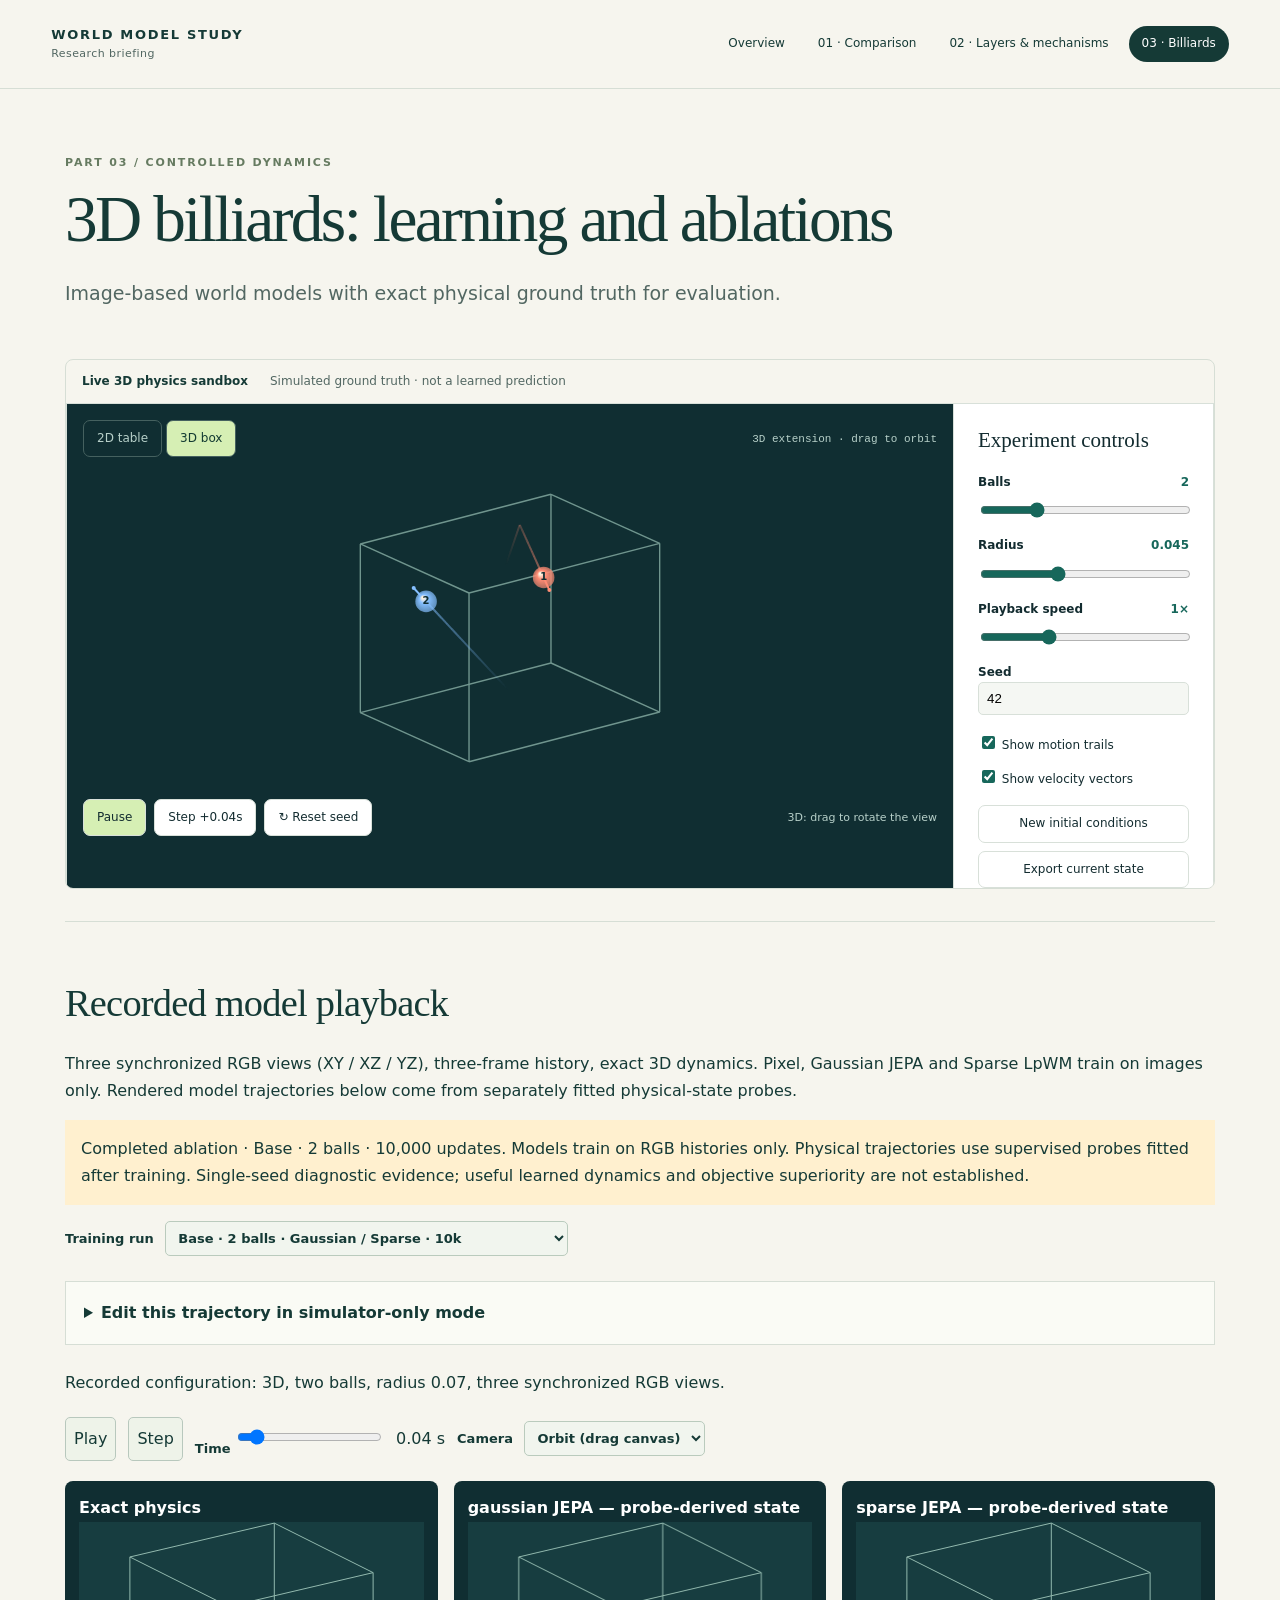
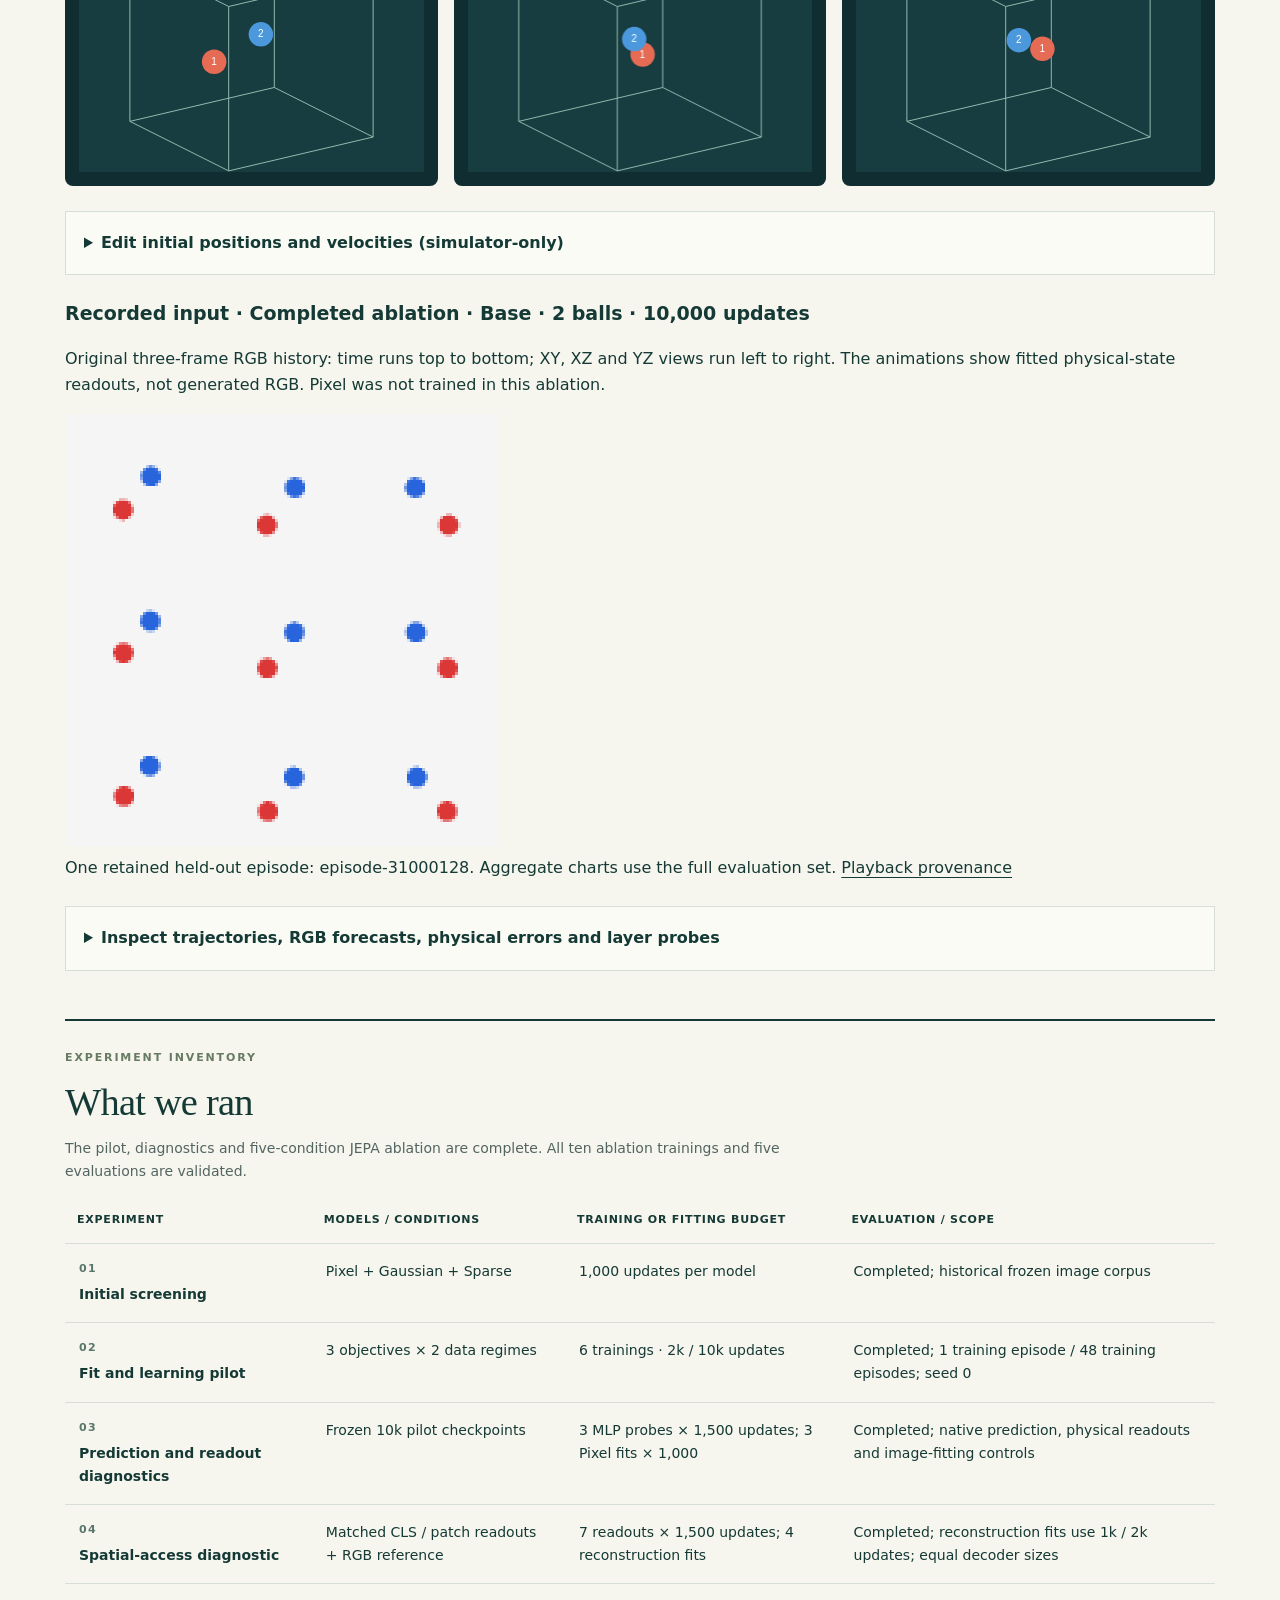
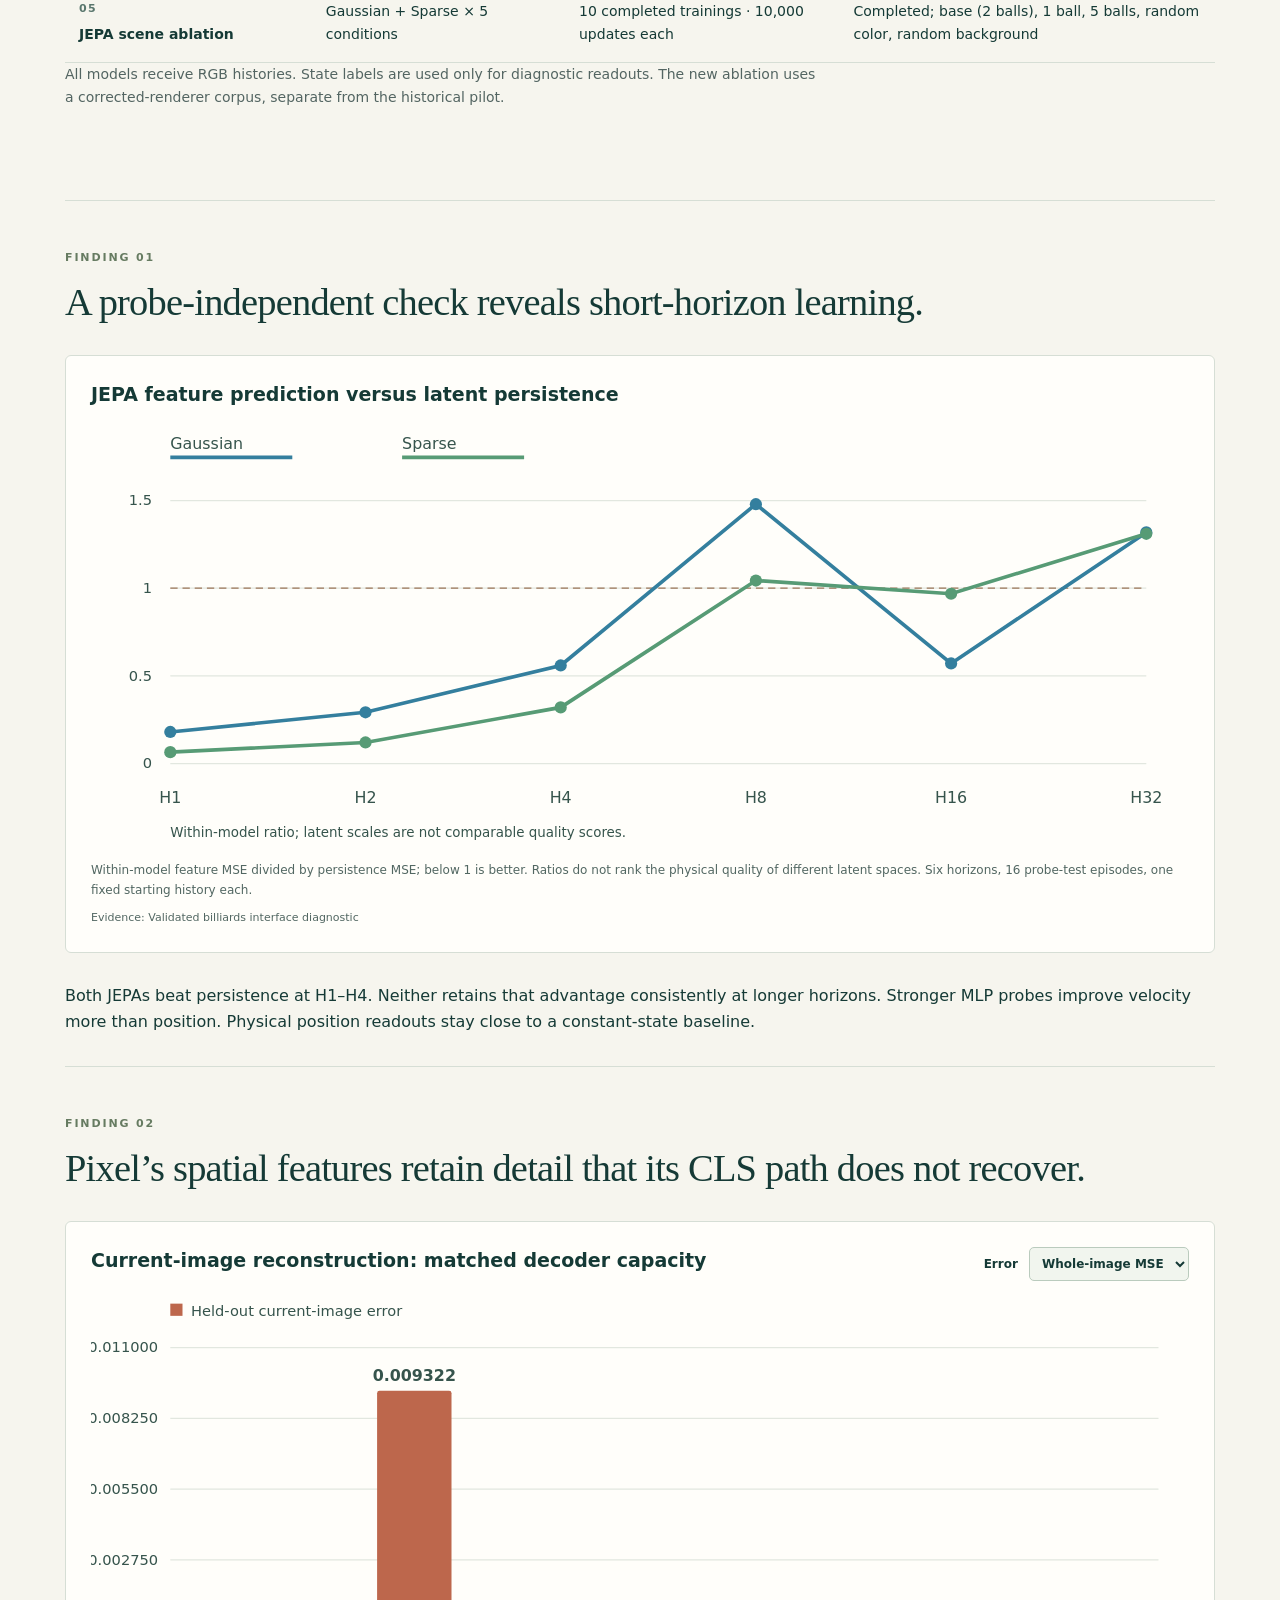
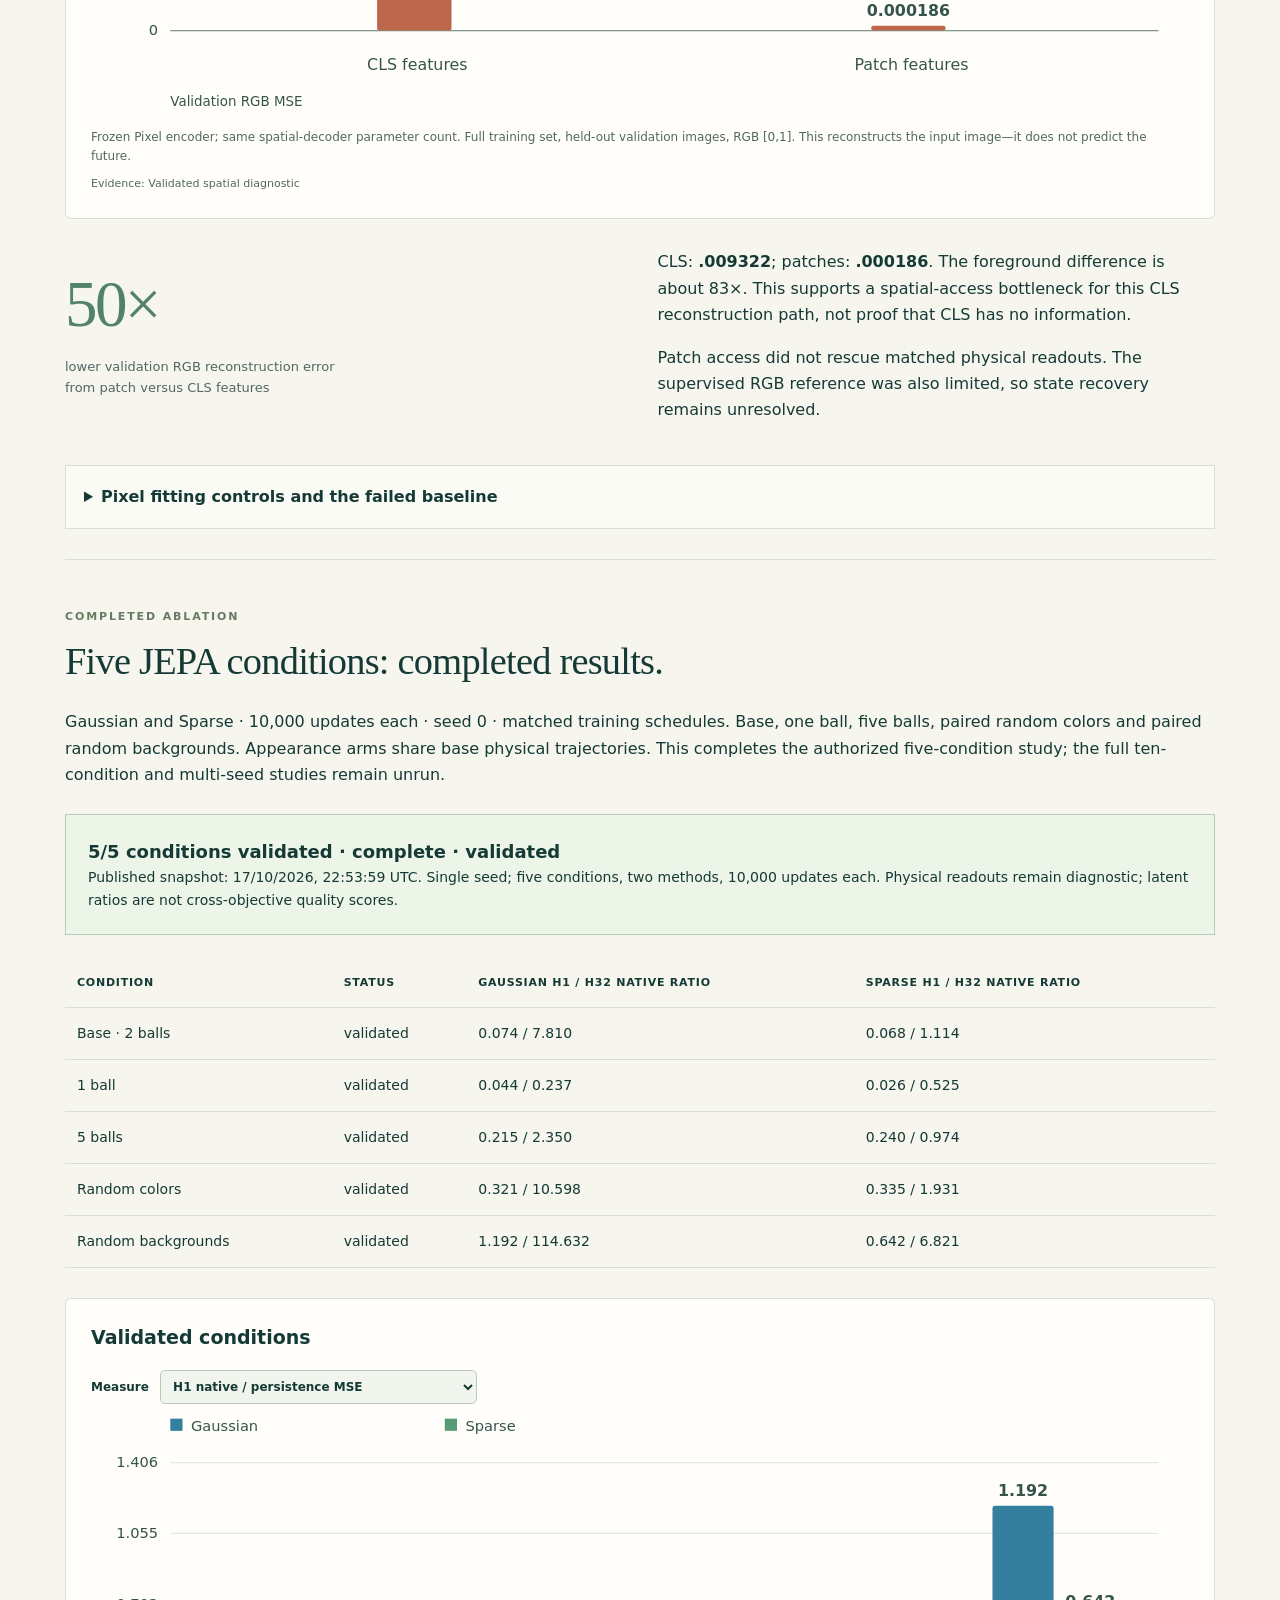
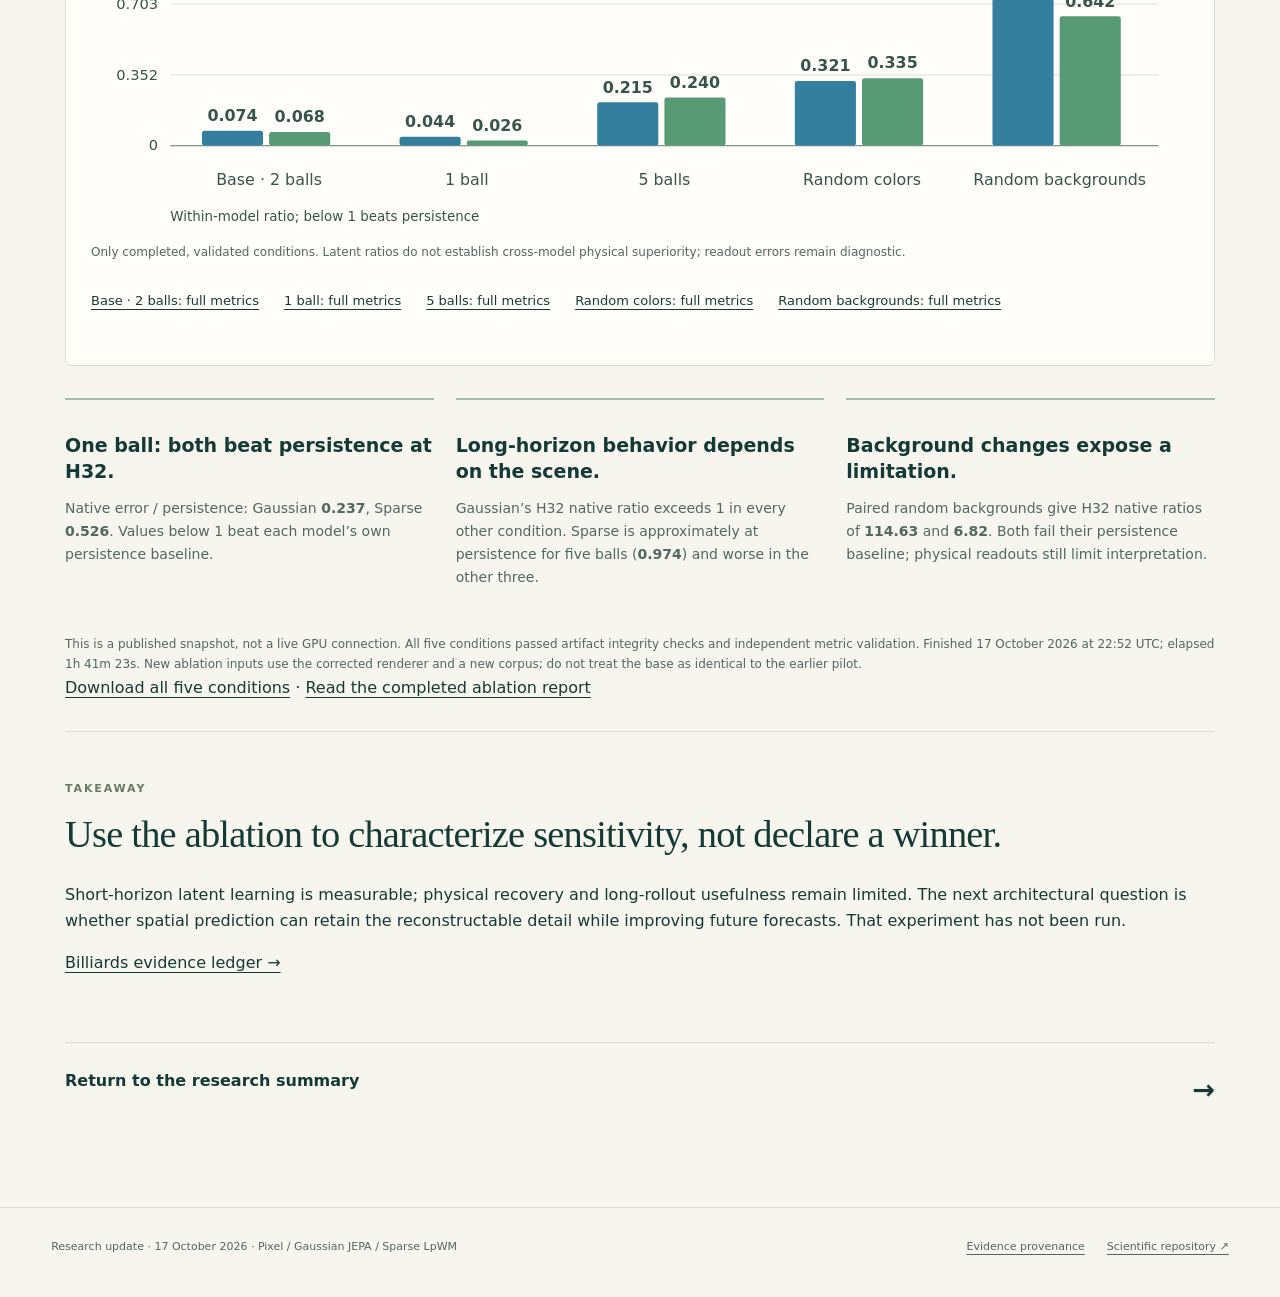
<file: demos/billiards/research.html>
<!doctype html><html lang="en"><head><meta charset="utf-8"><meta name="viewport" content="width=device-width,initial-scale=1"><meta http-equiv="refresh" content="0;url=billiards.html"><title>Billiards playback</title></head><body><p><a href="billiards.html">Open billiards playback and diagnostics</a></p><script>location.replace("billiards.html")</script></body></html>
</file>
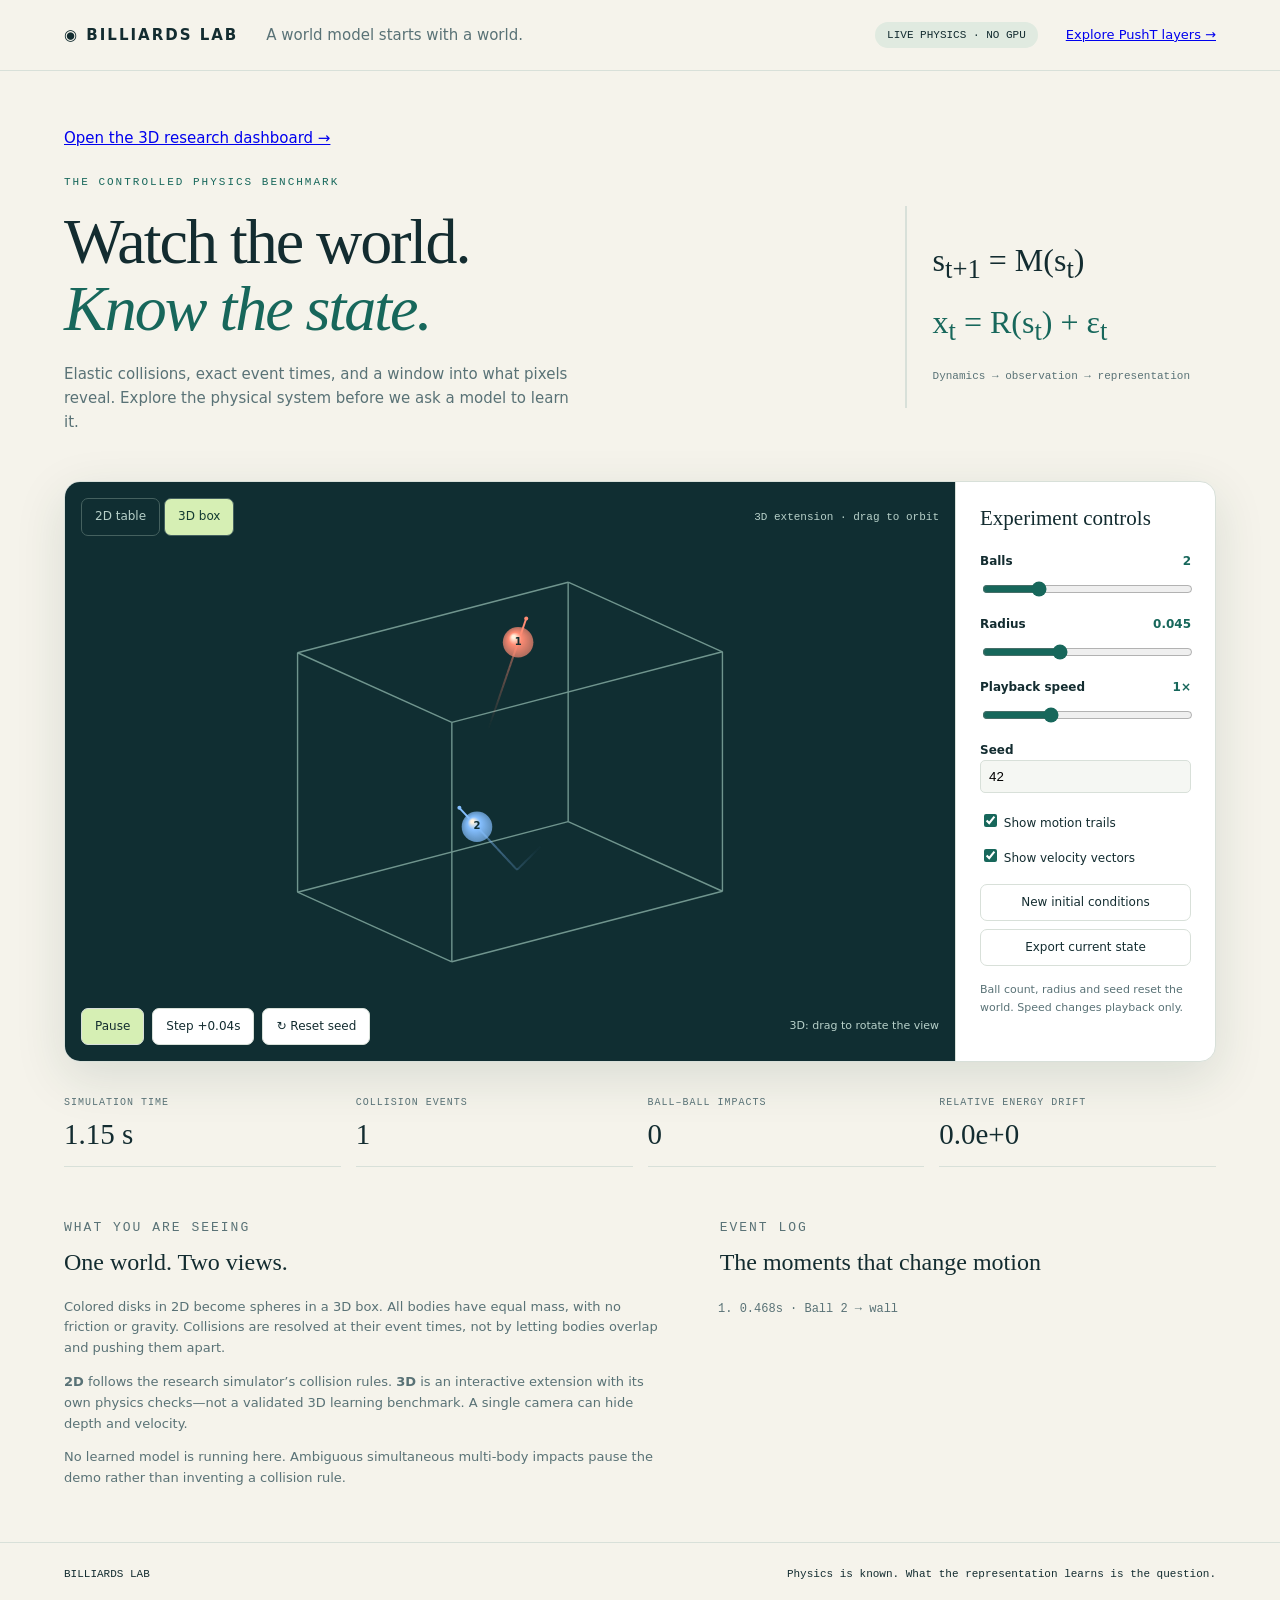
<file: demos/billiards/simulator.html>
<!doctype html><html lang="en"><head><meta charset="utf-8"><meta name="viewport" content="width=device-width,initial-scale=1"><title>Billiards Lab — Physics in motion</title><link rel="stylesheet" href="style.css"></head><body><script>if(new URLSearchParams(location.search).has("embed"))document.body.classList.add("embedded")</script>
<header><a class="brand" href="#">◉ BILLIARDS LAB</a><span class="tag">A world model starts with a world.</span><span class="badge">LIVE PHYSICS · NO GPU</span><a href="pusht.html" style="font-size:13px;margin-left:auto;white-space:nowrap">Explore PushT layers →</a></header>
<main><p><a href="billiards.html#playback">Open the 3D research dashboard →</a></p><div class="intro"><div><p class="eyebrow">THE CONTROLLED PHYSICS BENCHMARK</p><h1>Watch the world.<br><em>Know the state.</em></h1><p>Elastic collisions, exact event times, and a window into what pixels reveal. Explore the physical system before we ask a model to learn it.</p></div><div class="equation">s<sub>t+1</sub> = M(s<sub>t</sub>)<br><span>x<sub>t</sub> = R(s<sub>t</sub>) + ε<sub>t</sub></span><small>Dynamics → observation → representation</small></div></div>
<section class="lab"><div class="stage"><div class="toolbar"><div class="segments" role="group" aria-label="Dimension"><button id="two" class="active">2D table</button><button id="three">3D box</button></div><span id="mode">Overhead view · deterministic physics</span></div><canvas id="canvas" aria-label="Animated billiard simulation"></canvas><div class="transport"><button id="play">Pause</button><button id="step">Step +0.04s</button><button id="reset">↻ Reset seed</button><span id="hint">3D: drag to rotate the view</span></div><p id="error" role="alert"></p></div>
<aside><h2>Experiment controls</h2><label>Balls <output id="nval">2</output><input id="n" type="range" min="1" max="5" value="2"></label><label>Radius <output id="rval">0.045</output><input id="r" type="range" min="20" max="90" value="45"></label><label>Playback speed <output id="speedval">1×</output><input id="speed" type="range" min="1" max="30" value="10"></label><label>Seed<input id="seed" type="number" min="0" max="4294967295" value="42"></label><label class="check"><input id="trails" type="checkbox" checked> Show motion trails</label><label class="check"><input id="arrows" type="checkbox" checked> Show velocity vectors</label><button id="random">New initial conditions</button><button id="download">Export current state</button><p class="note">Ball count, radius and seed reset the world. Speed changes playback only.</p></aside></section>
<section class="stats"><div><span>SIMULATION TIME</span><strong id="time">0.00 s</strong></div><div><span>COLLISION EVENTS</span><strong id="count">0</strong></div><div><span>BALL–BALL IMPACTS</span><strong id="pairs">0</strong></div><div><span>RELATIVE ENERGY DRIFT</span><strong id="energy">0</strong></div></section>
<section class="lower"><article><p class="eyebrow">WHAT YOU ARE SEEING</p><h2>One world. Two views.</h2><p>Colored disks in 2D become spheres in a 3D box. All bodies have equal mass, with no friction or gravity. Collisions are resolved at their event times, not by letting bodies overlap and pushing them apart.</p><p><b>2D</b> follows the research simulator’s collision rules. <b>3D</b> is an interactive extension with its own physics checks—not a validated 3D learning benchmark. A single camera can hide depth and velocity.</p><p>No learned model is running here. Ambiguous simultaneous multi-body impacts pause the demo rather than inventing a collision rule.</p></article><article><p class="eyebrow">EVENT LOG</p><h2>The moments that change motion</h2><ol id="events"><li>Waiting for the first collision…</li></ol></article></section></main><footer>BILLIARDS LAB <span>Physics is known. What the representation learns is the question.</span></footer><script type="module" src="app.mjs"></script></body></html>
</file>
<file: demos/billiards/review.css>
:root{--paper:#f6f5ee;--ink:#153a36;--muted:#526762;--line:#d6ded5;--pixel:#bd674c;--gaussian:#347f9e;--sparse:#579b75;--card:#fffefa}*{box-sizing:border-box}body{margin:0;background:var(--paper);color:var(--ink);font:16px/1.65 system-ui,-apple-system,BlinkMacSystemFont,"Segoe UI",sans-serif}a{color:inherit;text-underline-offset:4px}header{display:flex;gap:25px;align-items:center;justify-content:space-between;padding:24px max(4vw,20px);border-bottom:1px solid var(--line)}.wordmark{font-size:13px;letter-spacing:.13em;font-weight:800;text-decoration:none}.wordmark span{display:block;font-weight:400;font-size:11px;letter-spacing:.04em;color:var(--muted)}nav{display:flex;gap:7px;flex-wrap:wrap}nav a{font-size:12px;text-decoration:none;border-radius:30px;padding:8px 13px}nav a[aria-current=page]{background:var(--ink);color:white}main{max-width:1220px;margin:auto;padding:0 35px 70px}.hero{padding:65px 0 35px;max-width:1040px}.eyebrow{font-size:11px;font-weight:750;letter-spacing:.17em;text-transform:uppercase;color:#667b61;margin-bottom:12px}h1,h2,h3,p{margin-top:0}h1{font:500 clamp(37px,5.1vw,69px)/1.08 Georgia,serif;letter-spacing:-.04em;margin-bottom:24px}h1 em{font-weight:400;color:#54816a}h2{font:500 clamp(28px,3vw,39px)/1.2 Georgia,serif;letter-spacing:-.02em;margin-bottom:25px}h3{font-size:19px;line-height:1.4}.lead{font-size:19px;color:var(--muted);max-width:820px}.thesis{background:var(--ink);color:#edf3e8;padding:30px 36px;border-radius:5px;display:grid;grid-template-columns:155px 1fr;gap:20px}.thesis span{font-size:11px;text-transform:uppercase;letter-spacing:.14em;padding-top:8px}.thesis p{font:28px/1.35 Georgia,serif;margin:0}.findings,.chapter-grid{display:grid;grid-template-columns:repeat(3,1fr);gap:22px;margin:32px 0}.finding{border-top:2px solid #a7bdab;padding-top:20px}.finding>span{font-size:11px;color:#73927c}.finding h3{margin:12px 0}.finding p{font-size:14px;color:var(--muted)}.chapter-section{padding-top:48px;margin-top:30px;border-top:1px solid var(--line)}.chapter-card{display:flex;flex-direction:column;text-decoration:none;padding:26px;border:1px solid var(--line);background:var(--card);border-radius:5px;transition:transform .15s}.chapter-card:hover{transform:translateY(-4px);border-color:#85a68c}.chapter-card b{font:42px Georgia,serif;color:#9ab09b;margin-bottom:22px}.chapter-card p{font-size:14px;color:var(--muted)}.chapter-card span{font-size:12px;font-weight:650;margin-top:auto}.split{display:grid;grid-template-columns:1fr 1fr;gap:35px}.split>div{min-width:0}.chart-card{margin:30px 0;padding:25px;background:var(--card);border:1px solid var(--line);border-radius:6px}.chart-heading{display:flex;gap:20px;justify-content:space-between;align-items:flex-start;flex-wrap:wrap}.chart-heading h3{margin-bottom:15px;max-width:650px}.chart{width:100%;overflow:auto}.chart svg{display:block;width:100%;min-width:480px;height:auto}.chart svg text{font-family:system-ui,sans-serif;fill:#36544c}.chart svg .grid{stroke:#e2e7df;stroke-width:1}.caption,figcaption{font-size:12px;color:var(--muted);margin:12px 0 0}.source{font-size:11px;color:var(--muted);margin:8px 0 0}label{font-size:12px;font-weight:600}select{font:inherit;background:#f1f5ee;border:1px solid #bacbbd;border-radius:5px;padding:8px;max-width:100%;margin-left:7px;color:var(--ink)}.boundary{padding:20px 23px;background:#eeeee0;border-left:3px solid #b8a06d;font-size:14px;margin:25px 0}.table-wrap{overflow:auto}table{width:100%;border-collapse:collapse;font-size:14px}th,td{padding:14px 12px;border-bottom:1px solid var(--line);text-align:left;vertical-align:top}th{font-size:11px;text-transform:uppercase;letter-spacing:.07em}.stat{padding:20px 0}.stat strong{display:block;font:65px/1.1 Georgia,serif;letter-spacing:-.04em;color:#53826b}.stat span{display:block;font-size:13px;color:var(--muted);max-width:280px;margin-top:15px}.actions{display:flex;gap:25px;flex-wrap:wrap;align-items:center;margin:28px 0;font-size:13px}.button{background:var(--ink);color:white;padding:12px 20px;border-radius:4px;text-decoration:none}figure{margin:25px 0}figure img{max-width:100%;height:auto;background:white;border:1px solid var(--line)}details{margin:25px 0;border:1px solid var(--line);padding:18px;background:#fafbf5}summary{cursor:pointer;font-weight:650}details p{margin:16px 0 0}.run-status{padding:22px;border:1px solid #b6cbb8;background:#edf4e8;margin:25px 0;font-size:14px}.run-status strong{display:block;font-size:18px}.next{margin-top:65px;padding:25px 0;border-top:1px solid var(--line);display:flex;justify-content:space-between;text-decoration:none;font-weight:650}.next span{font-size:27px}footer{padding:30px max(4vw,20px);border-top:1px solid var(--line);display:flex;flex-wrap:wrap;gap:22px;font-size:11px;color:var(--muted)}footer p{margin-right:auto}.skip{position:absolute;left:-1000px}.skip:focus{left:10px;top:10px;background:white;padding:10px;z-index:5}:focus-visible{outline:3px solid #d79d51;outline-offset:4px}.script{max-width:850px}.script blockquote{font:20px/1.7 Georgia,serif;margin:22px 0;padding:18px 28px;border-left:3px solid #8faf99;background:#fffefa}.script .cue{font:13px system-ui;color:#596f61}.badge{display:inline-block;padding:3px 9px;background:#e5ebdf;border-radius:12px;font-size:11px;margin:3px}.source-list li{margin:14px 0}.empty{color:var(--muted);font-style:italic}.figure-select{display:block}.figure-select select{display:block;margin:10px 0}code{font-size:12px;overflow-wrap:anywhere}@media(max-width:760px){header{align-items:flex-start;flex-direction:column;gap:15px}main{padding:0 19px 40px}.hero{padding-top:38px}.findings,.chapter-grid,.split{grid-template-columns:1fr}.thesis{grid-template-columns:1fr;padding:23px;gap:10px}.thesis p{font-size:25px}.chart-card{padding:15px}.chart-heading{gap:6px}.chapter-section{padding-top:35px;margin-top:25px}nav{gap:2px}nav a{padding:7px 9px;font-size:11px}.lead{font-size:17px}footer{gap:15px}h1 br{display:none}}@media print{header nav,.actions,.next,footer,.skip{display:none}body{background:white}main{max-width:none;padding:0}.hero{padding:20px 0}.chapter-section{break-inside:avoid}.chart-card{break-inside:avoid}.chart svg{min-width:0}.script{max-width:none}a{text-decoration:none}.script blockquote{font-size:16px}details{display:block}}
.source-list{padding-left:22px}.source-list li,.source-list p,.source-list code{overflow-wrap:anywhere;word-break:normal}main,section,article{min-width:0}

/* Concise experiment inventory, before scientific interpretation. */
.run-inventory{margin:0 0 48px;padding:28px 0;border-top:2px solid var(--ink,#173b38)}
.run-inventory h2{margin:6px 0 12px}.inventory-note{font-size:14px;color:#536562;max-width:85ch}
.run-inventory table{font-size:14px;min-width:760px}.run-inventory tbody th{font-weight:600;text-align:left;min-width:170px;padding:16px 14px;vertical-align:top}
.run-inventory td{vertical-align:top;padding:16px 14px}.run-number{display:block;font-size:11px;letter-spacing:.12em;color:#59766d;margin-bottom:5px}
.results-divider{border-top:1px solid #c7d3cd;padding-top:14px;font-size:12px;letter-spacing:.16em;text-transform:uppercase;color:#536562}
.hero{padding-bottom:30px}.chapter-card h3{font-size:26px}

.landing-hero{padding:26px 0 18px}.landing-hero h1{font-size:clamp(30px,4vw,48px);margin:8px 0}.landing-hero .lead{margin-bottom:0;font-size:16px}.live-demo{border:1px solid var(--line);border-radius:8px;overflow:hidden}.live-caption{display:flex;align-items:center;flex-wrap:wrap;gap:10px 22px;padding:12px 16px;font-size:12px}.live-caption span{color:var(--muted)}.live-caption a{margin-left:auto}.live-demo iframe{display:block;width:100%;height:485px;border:0}.run-inventory tbody th{text-transform:none;letter-spacing:normal;font-size:14px}@media(max-width:760px){.landing-hero{padding-top:18px}.live-demo iframe{height:445px}.live-caption a{margin-left:0}.landing-hero .eyebrow{margin:0}}

.research-dashboard{margin:32px 0 48px;padding-top:28px;border-top:1px solid var(--line);scroll-margin-top:20px}
.research-dashboard .panels{display:grid;grid-template-columns:repeat(2,minmax(0,1fr));gap:16px}.research-dashboard .panel{background:#102e32;color:white;padding:14px;border-radius:8px}.research-dashboard .panel canvas{display:block;width:100%;height:250px;touch-action:none}
.research-dashboard select,.research-dashboard input,.research-dashboard button,.research-dashboard textarea{font:inherit;padding:8px;max-width:100%}.research-dashboard button{cursor:pointer;background:#eef3e9;border:1px solid #b8c8bd;border-radius:5px;color:var(--ink)}
.research-dashboard .controls{display:flex;flex-wrap:wrap;gap:12px;align-items:center;margin:20px 0}.research-dashboard .warning{background:#fff0cf;padding:16px}.research-dashboard textarea{width:100%;height:120px}.research-dashboard .plot{width:100%;height:260px;background:white}.research-dashboard .hidden{display:none}.research-dashboard h2{margin-top:30px}.research-dashboard table{display:block;overflow:auto}.research-dashboard label{font-size:13px}.research-dashboard .controls label{max-width:100%}@media(max-width:700px){.research-dashboard .panels{grid-template-columns:1fr}}

/* Retained dashboard diagnostic layout. */

#diagnostics{margin:32px 0 48px;padding:24px;border:1px solid var(--line);border-radius:16px;background:#eaf0e8}#diagnostics h2{margin-bottom:12px}#diagnostics h3{font:22px/1.3 Georgia,serif;margin:0 0 12px}#diagnostics h4{margin-bottom:10px}#diagnostics p{font-size:14px}.diag-grid{display:grid;grid-template-columns:repeat(2,minmax(0,1fr));gap:20px}.diag-card{background:#fffdf8;padding:22px;border-radius:12px;min-width:0}.diag-card svg{display:block;width:100%;max-width:360px;margin:auto;font:13px system-ui}.diag-card img{width:100%;image-rendering:pixelated;border:1px solid var(--line)}.diag-bar-label{display:flex;justify-content:space-between;gap:12px;font-size:12px;margin-top:10px}.diag-bar-label strong{white-space:nowrap}.diag-track,.diag-valid-track{height:10px;background:#e4e8e2;border-radius:3px;overflow:hidden;margin:5px 0 12px}.diag-track span,.diag-valid-track span{display:block;height:100%}.diag-track .predicted{background:#b44e33}.diag-track .true_future_probe{background:#427e91}.diag-valid-track{background:#b44e33}.diag-valid-track span{background:#397764}.diag-error-group{padding:10px;border:1px solid transparent;border-radius:7px}.diag-error-group.selected{border-color:#789189;background:#eef3ed}.diag-takeaway{border-left:4px solid var(--green);padding:12px 18px;background:white}#diagnostics code{overflow-wrap:anywhere}#diag-trajectory-note{overflow-wrap:anywhere}#diagnostics .note{font-size:12px}@media(max-width:800px){.diag-grid{grid-template-columns:1fr}#diagnostics{padding:16px}.diag-card{padding:16px}}

/* Navigation between the two research views. */
header{flex-wrap:wrap}


#diagnostics{--green:#17675b}

.research-dashboard .panels.jepa-only{grid-template-columns:repeat(3,minmax(0,1fr))}@media(max-width:900px){.research-dashboard .panels.jepa-only{grid-template-columns:1fr}}
</file>
<file: demos/billiards/pusht.css>
:root{--paper:#f4f1e9;--ink:#152e33;--muted:#627575;--line:#d7ddd3;--green:#287e68;--pixel:#b85b40;--gaussian:#397aac;--sparse:#2b896e}*{box-sizing:border-box}html{scroll-behavior:smooth}body{margin:0;background:var(--paper);color:var(--ink);font:15px/1.65 system-ui,sans-serif}a{color:inherit;text-underline-offset:4px}header{display:flex;align-items:center;justify-content:space-between;gap:24px;padding:23px 5vw;border-bottom:1px solid var(--line)}.wordmark{font-size:12px;letter-spacing:1.8px;font-weight:800;text-decoration:none}nav{display:flex;gap:24px;font-size:12px}nav a{text-decoration:none;color:var(--muted)}nav .active{color:var(--ink);border-bottom:2px solid var(--green)}main{max-width:1440px;margin:auto;padding:0 5vw}h1,h2,h3,p{margin-top:0}h1{font:clamp(54px,7.5vw,100px)/.98 Georgia,serif;letter-spacing:-4px;margin-bottom:24px}h1 em{color:var(--green);font-weight:400}h2{font:32px/1.16 Georgia,serif;letter-spacing:-.7px}h3{font:23px/1.25 Georgia,serif}.eyebrow{font:10px/1.5 monospace;letter-spacing:2px;color:var(--green);margin-bottom:20px}.hero{display:grid;grid-template-columns:1.15fr 1fr;gap:70px;align-items:center;padding:70px 0 54px}.lede{font-size:19px;max-width:570px;line-height:1.5}.scope{font-size:13px;color:var(--muted);max-width:560px}.button{display:inline-flex;gap:40px;background:var(--ink);color:#fff;padding:13px 18px;text-decoration:none;font-size:12px;border-radius:4px;margin-top:10px}.hero-art{padding:36px;background:#14373b;color:#d8e9df;border-radius:16px;box-shadow:0 18px 50px #12352c18}.hero-art>p{font:10px/1.7 monospace;letter-spacing:1.5px}.scene{width:200px;height:150px;margin:24px auto 0;position:relative;background:#21494b;border:1px solid #608078;border-radius:8px}.scene span{position:absolute;bottom:8px;left:12px;font:10px monospace;color:#b5cec3}.pusher{width:18px;height:18px;border-radius:100%;background:#e5b07b;position:absolute;left:40px;top:82px}.block,.goal{position:absolute;width:54px;height:16px;left:90px;top:46px;background:#83bea1;transform:rotate(-20deg)}.block:after,.goal:after{content:'';position:absolute;left:19px;width:16px;height:45px;background:inherit}.goal{background:transparent;border:1px dashed #7e9d91;left:130px;top:30px;transform:rotate(25deg)}.goal:after{border:1px dashed #7e9d91;top:15px}.flowline{height:30px;border-left:1px solid #74aa93;width:1px;margin:auto}.blocks{display:grid;grid-template-columns:repeat(12,1fr);gap:5px}.blocks span{height:56px;display:flex;align-items:center;justify-content:center;font:9px monospace;border:1px solid #729e88;background:#315c54}.blocks span:nth-child(n+5){background:#3e7462}.blocks span:nth-child(n+9){background:#579780}.head-stages{display:flex;justify-content:center;align-items:center;gap:10px;margin:26px 0}.head-stages span{font:11px monospace;border:1px solid #6c9482;padding:8px}.head-stages i{color:#6c9482}.art-note{color:#a6c6b5;text-align:center;margin-bottom:0}.findings{display:grid;grid-template-columns:repeat(3,1fr);gap:28px;padding:0 0 64px}.findings article{border-top:1px solid var(--line);padding-top:20px}.number{font:10px monospace;letter-spacing:1px;color:var(--green)}.findings h2{font-size:23px;line-height:1.3;margin:16px 0}.findings p{color:var(--muted);font-size:13px}.section-top{display:flex;justify-content:space-between;gap:20px;align-items:center}.section-top .eyebrow{margin-bottom:8px}.legend{display:flex;gap:18px;font-size:12px;flex-wrap:wrap}.pixel{color:var(--pixel)}.gaussian{color:var(--gaussian)}.sparse{color:var(--sparse)}.chapter-tabs{display:flex;flex-wrap:wrap;gap:6px;margin:10px 0 20px}button,select{font:inherit;color:var(--ink)}button{cursor:pointer;background:transparent;border:1px solid var(--line);padding:9px 13px;border-radius:5px;font-size:12px}.chapter-tabs button[aria-pressed=true]{background:var(--ink);border-color:var(--ink);color:white}.workspace{display:grid;grid-template-columns:235px minmax(0,1fr);background:#fffdf8;border:1px solid var(--line);border-radius:12px;overflow:hidden}aside{padding:22px;background:#eaf0e7;border-right:1px solid var(--line)}label{display:block;font-size:11px;font-weight:600;margin:0 0 18px}select{display:block;width:100%;min-width:0;background:#fffdf8;border:1px solid #c4cec1;padding:9px 6px;border-radius:4px;font-size:12px;margin-top:6px}.control-note{font-size:11px;color:var(--muted);margin:24px 0 0}.plot-area{padding:28px;min-width:0}.plot-heading{display:flex;justify-content:space-between;gap:12px;align-items:baseline}.plot-heading h3{margin-bottom:12px}.plot-heading span{font:11px monospace;color:var(--muted)}#plot-description{font-size:13px;color:var(--muted);min-height:44px}#chart{min-height:330px}#chart svg{width:100%;display:block;overflow:visible;font:11px system-ui}#chart circle{cursor:crosshair;transition:r .15s}#chart circle:focus,#chart circle:hover{r:6;outline:none;stroke:#132d33;stroke-width:2}#selection-summary{font:11px monospace;color:var(--green);margin-bottom:8px}#chart-caveat{font-size:12px;color:var(--muted);margin:0;border-top:1px solid var(--line);padding-top:14px}.data-details{margin-top:14px;border-bottom:1px solid var(--line);padding-bottom:18px}summary{cursor:pointer;font-size:13px}.table-toolbar{display:flex;flex-wrap:wrap;gap:16px;align-items:center;font-size:12px;margin:15px 0}.table-toolbar>span{margin-right:auto}.table-scroll{overflow:auto;max-height:460px}table{border-collapse:collapse;white-space:nowrap;font:11px/1.6 monospace;width:100%}th,td{text-align:left;border-bottom:1px solid var(--line);padding:9px}th{background:#eaf0e7;position:sticky;top:0}button:disabled{opacity:.4;cursor:default}:focus-visible{outline:3px solid #d2a45f;outline-offset:3px}.reading{padding:65px 0}.reading-grid{display:grid;grid-template-columns:repeat(3,1fr);gap:30px}.reading-grid h3{font-size:21px}.reading-grid p{font-size:13px;color:var(--muted)}.gallery{display:grid;grid-template-columns:repeat(2,minmax(0,1fr));gap:20px}.figure-intro{font-size:13px;color:var(--muted)}figure{margin:0;background:#fffdf8;padding:16px;border:1px solid var(--line);border-radius:8px}figure img{width:100%;height:230px;object-fit:contain;background:white}figcaption{font-size:13px;padding-top:14px}figcaption small{display:block;color:var(--muted);font-size:11px;margin-top:3px}.protocol{margin:65px 0 35px;display:grid;grid-template-columns:1fr 1.5fr;gap:60px;border-top:1px solid var(--line);padding-top:35px}.protocol p,.protocol a{font-size:13px}.protocol p{color:var(--muted)}footer{padding:23px 5vw;border-top:1px solid var(--line);font:10px monospace;letter-spacing:1px;display:flex;justify-content:space-between}#error{color:#a23420}@media(max-width:950px){.hero{gap:25px}.hero-art{padding:22px}.section-top{align-items:flex-start;flex-direction:column}.workspace{grid-template-columns:200px minmax(0,1fr)}.plot-area{padding:20px}.plot-heading{flex-direction:column;gap:0}}@media(max-width:700px){header{flex-direction:column;align-items:flex-start;gap:12px}nav{gap:18px}.hero{grid-template-columns:1fr;padding-top:40px;gap:28px}h1{letter-spacing:-2px}.hero-art{max-width:460px}.findings,.reading-grid{grid-template-columns:1fr;gap:12px}.findings{padding-bottom:35px}.findings article{padding-top:14px}.workspace{grid-template-columns:1fr}aside{border-right:0;border-bottom:1px solid var(--line);display:flex;flex-wrap:wrap;gap:12px}aside>label{flex:1 1 130px}#filters{display:flex;flex-wrap:wrap;gap:12px;width:100%}#filters label{flex:1 1 120px;margin-bottom:0}.control-note{margin:0}#chart{min-height:220px}.plot-area{padding:18px 12px}.gallery{grid-template-columns:1fr}.protocol{grid-template-columns:1fr;gap:15px}.legend{gap:12px}footer span{display:none}.reading{padding:40px 0}.chapter-tabs button{padding:8px 10px}.table-toolbar{gap:8px}}@media(prefers-reduced-motion:reduce){html{scroll-behavior:auto}*{transition:none!important}}
</file>
<file: demos/billiards/style.css>
:root{--ink:#132c30;--muted:#597276;--paper:#f5f3eb;--green:#17675b;--line:#d8e0d9}*{box-sizing:border-box}body{margin:0;background:var(--paper);color:var(--ink);font:15px/1.6 system-ui,sans-serif}header{display:flex;gap:28px;align-items:center;padding:22px 5vw;border-bottom:1px solid var(--line)}.brand{font-weight:800;letter-spacing:2px;color:var(--ink);text-decoration:none}.tag{color:var(--muted);flex:1}.badge{font:11px monospace;background:#e0eae0;padding:7px 12px;border-radius:20px}main{max-width:1300px;margin:auto;padding:40px 5vw}.intro{display:flex;justify-content:space-between;gap:60px;align-items:center;margin-bottom:32px}.intro>div:first-child{max-width:590px}.eyebrow{font:11px monospace;letter-spacing:2px;color:var(--green)}h1{font:clamp(40px,5vw,67px)/1.05 Georgia,serif;letter-spacing:-2px;margin:20px 0}h1 em{font-weight:normal;color:var(--green)}.intro p:not(.eyebrow){color:var(--muted);max-width:510px}.equation{font:32px Georgia,serif;line-height:1.8;padding:26px;border-left:2px solid var(--line)}.equation span{color:var(--green)}.equation small{display:block;font:11px monospace;margin-top:15px;color:var(--muted)}.lab{display:grid;grid-template-columns:1fr 260px;border:1px solid var(--line);border-radius:16px;overflow:hidden;background:white;box-shadow:0 15px 50px #183c3020}.stage{min-width:0;background:#102e32;color:#eff4e7}.toolbar{display:flex;align-items:center;justify-content:space-between;padding:16px;gap:12px}.toolbar>span{font:11px monospace;color:#b7d0c9}.segments{display:flex;gap:4px}.segments button{background:transparent;color:#b7d0c9;border-color:#45615f}.segments .active{background:#d6efb4;color:#133b32}button{font:inherit;font-size:12px;cursor:pointer;border:1px solid var(--line);border-radius:7px;padding:8px 13px;background:white;color:var(--ink)}button:hover{filter:brightness(.92)}button:focus-visible,input:focus-visible{outline:3px solid #edb84e;outline-offset:3px}canvas{width:100%;height:440px;display:block;touch-action:none}.transport{display:flex;gap:8px;align-items:center;padding:16px}.transport span{font-size:11px;color:#b7d0c9;margin-left:auto}.transport button:first-child{background:#d6efb4}aside{padding:24px;border-left:1px solid var(--line)}h2{font:24px/1.2 Georgia,serif;margin:0 0 20px}aside h2{font-size:21px}label{display:block;margin:18px 0;font-size:12px;font-weight:600}output{float:right;color:var(--green)}input[type=range]{width:100%;accent-color:var(--green);display:block;margin-top:10px}input[type=number]{display:block;width:100%;padding:8px;border:1px solid var(--line);border-radius:5px;background:#f5f7f3}label.check{font-weight:400;margin:12px 0}.check input{accent-color:var(--green)}aside button{width:100%;margin:4px 0}.note{font-size:11px;color:var(--muted)}.stats{display:grid;grid-template-columns:repeat(4,1fr);gap:15px;margin:20px 0 40px}.stats div{border-bottom:1px solid var(--line);padding:15px 0}.stats span{font:10px monospace;letter-spacing:1px;color:var(--muted);display:block}.stats strong{display:block;font:29px Georgia,serif;margin-top:10px}.lower{display:grid;grid-template-columns:1.2fr 1fr;gap:60px}.lower p{color:var(--muted);font-size:13px}ol{padding-left:20px;font:12px/2 monospace;color:var(--muted)}footer{border-top:1px solid var(--line);padding:25px 5vw;font:11px monospace;display:flex;justify-content:space-between}#error{color:#ffd0b0;margin:0 16px}@media(max-width:850px){.intro{gap:20px}.equation{display:none}.lab{grid-template-columns:1fr}aside{border-left:0;border-top:1px solid var(--line)}canvas{height:340px}.stats{grid-template-columns:repeat(2,1fr)}.lower{grid-template-columns:1fr;gap:25px}.tag{display:none}.toolbar>span{display:none}.transport{flex-wrap:wrap}.transport span{width:100%;margin:0}header{justify-content:space-between}.badge{font-size:9px}footer span{display:none}}

/* Saved screening diagnostics. */
#diagnostics{margin:32px 0 48px;padding:24px;border:1px solid var(--line);border-radius:16px;background:#eaf0e8}#diagnostics h2{margin-bottom:12px}#diagnostics h3{font:22px/1.3 Georgia,serif;margin:0 0 12px}#diagnostics h4{margin-bottom:10px}#diagnostics p{font-size:14px}.diag-grid{display:grid;grid-template-columns:repeat(2,minmax(0,1fr));gap:20px}.diag-card{background:#fffdf8;padding:22px;border-radius:12px;min-width:0}.diag-card svg{display:block;width:100%;max-width:360px;margin:auto;font:13px system-ui}.diag-card img{width:100%;image-rendering:pixelated;border:1px solid var(--line)}.diag-bar-label{display:flex;justify-content:space-between;gap:12px;font-size:12px;margin-top:10px}.diag-bar-label strong{white-space:nowrap}.diag-track,.diag-valid-track{height:10px;background:#e4e8e2;border-radius:3px;overflow:hidden;margin:5px 0 12px}.diag-track span,.diag-valid-track span{display:block;height:100%}.diag-track .predicted{background:#b44e33}.diag-track .true_future_probe{background:#427e91}.diag-valid-track{background:#b44e33}.diag-valid-track span{background:#397764}.diag-error-group{padding:10px;border:1px solid transparent;border-radius:7px}.diag-error-group.selected{border-color:#789189;background:#eef3ed}.diag-takeaway{border-left:4px solid var(--green);padding:12px 18px;background:white}#diagnostics code{overflow-wrap:anywhere}#diag-trajectory-note{overflow-wrap:anywhere}#diagnostics .note{font-size:12px}@media(max-width:800px){.diag-grid{grid-template-columns:1fr}#diagnostics{padding:16px}.diag-card{padding:16px}}

/* Navigation between the two research views. */
header{flex-wrap:wrap}

body.embedded header,body.embedded .intro,body.embedded main>p,body.embedded .lower,body.embedded footer{display:none}body.embedded main{padding:0;max-width:none}body.embedded canvas{height:310px}body.embedded .lab{border-radius:0;box-shadow:none}body.embedded .stats{margin:10px 0}body.embedded .stats strong{font-size:20px}@media(max-width:760px){body.embedded .lab{grid-template-columns:1fr}body.embedded aside{display:none}body.embedded canvas{height:260px}body.embedded .toolbar>span,body.embedded #hint{display:none}}
</file>
